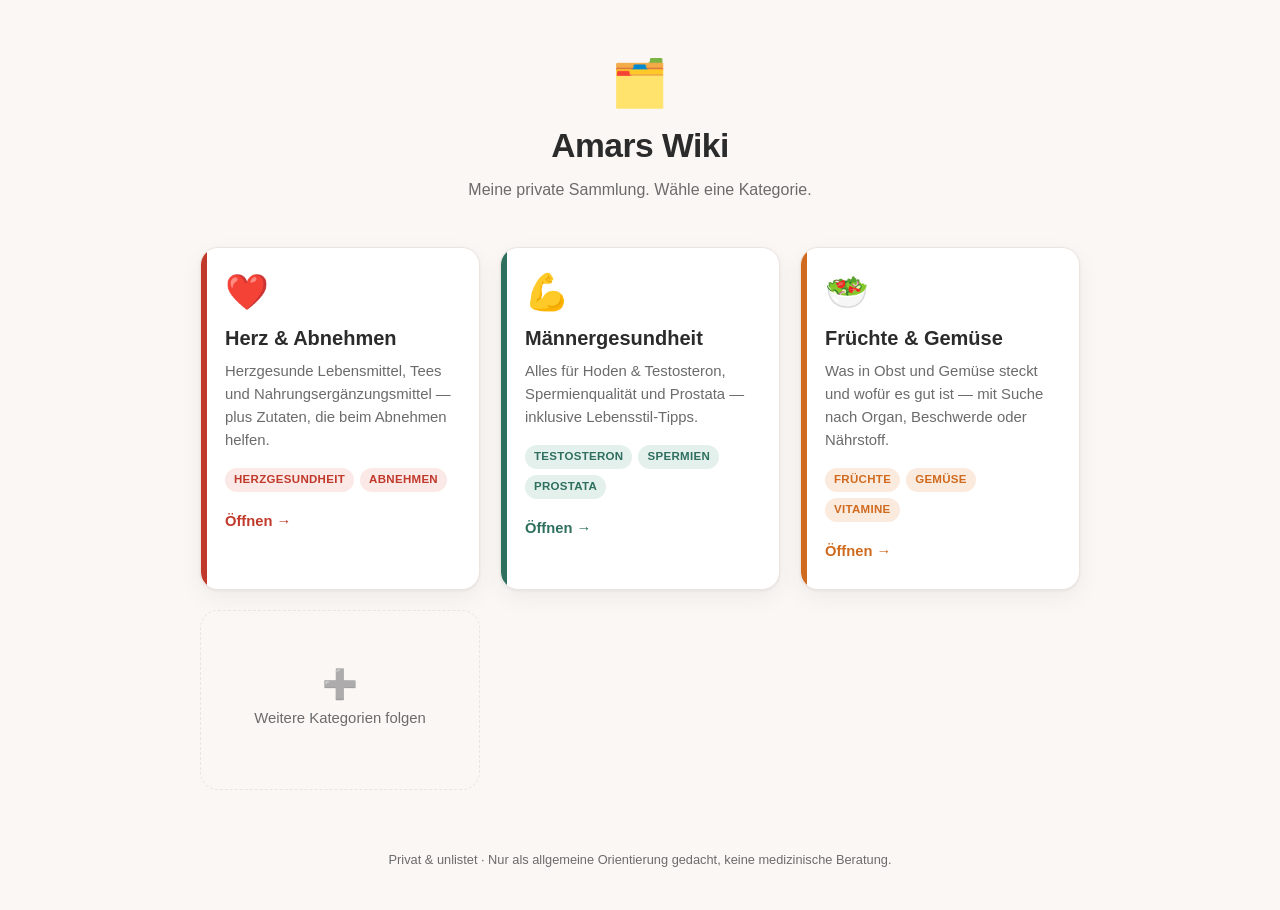
<file: amars/index.html>
<!DOCTYPE html>
<html lang="de">
<head>
<meta charset="UTF-8">
<meta name="viewport" content="width=device-width, initial-scale=1.0">
<meta name="robots" content="noindex, nofollow">
<title>Amars Wiki</title>
<style>
  :root {
    --bg: #fbf7f4;
    --card: #ffffff;
    --ink: #2b2b2b;
    --muted: #6b6b6b;
    --border: #ece4df;
    --shadow: 0 1px 3px rgba(0,0,0,.06), 0 8px 24px rgba(0,0,0,.05);
  }
  * { box-sizing: border-box; }
  body {
    margin: 0;
    min-height: 100vh;
    font-family: -apple-system, BlinkMacSystemFont, "Segoe UI", Roboto, Helvetica, Arial, sans-serif;
    background: var(--bg);
    color: var(--ink);
    line-height: 1.55;
    display: flex;
    flex-direction: column;
  }
  header {
    text-align: center;
    padding: 60px 20px 20px;
    max-width: 720px;
    margin: 0 auto;
  }
  header .mark { font-size: 46px; line-height: 1; }
  h1 { font-size: 2.1rem; margin: 14px 0 6px; letter-spacing: -0.5px; }
  header p { color: var(--muted); margin: 0 auto; max-width: 520px; }

  main { flex: 1; max-width: 920px; margin: 0 auto; padding: 24px 20px 40px; width: 100%; }

  .tiles {
    display: grid;
    grid-template-columns: repeat(auto-fill, minmax(260px, 1fr));
    gap: 20px;
  }

  .tile {
    display: flex;
    flex-direction: column;
    text-decoration: none;
    color: inherit;
    background: var(--card);
    border: 1px solid var(--border);
    border-radius: 18px;
    padding: 26px 24px;
    box-shadow: var(--shadow);
    transition: transform .14s ease, box-shadow .14s ease;
    position: relative;
    overflow: hidden;
  }
  .tile::before {
    content: "";
    position: absolute;
    left: 0; top: 0; bottom: 0;
    width: 6px;
    background: var(--accent, #c0392b);
  }
  .tile:hover {
    transform: translateY(-4px);
    box-shadow: 0 4px 10px rgba(0,0,0,.08), 0 16px 40px rgba(0,0,0,.10);
  }
  .tile .emoji { font-size: 2.2rem; line-height: 1; }
  .tile h2 { margin: 14px 0 6px; font-size: 1.25rem; }
  .tile p { margin: 0; color: var(--muted); font-size: .93rem; }
  .tile .topics {
    margin-top: 16px;
    display: flex;
    flex-wrap: wrap;
    gap: 6px;
  }
  .tile .topic {
    font-size: .72rem;
    font-weight: 600;
    letter-spacing: .3px;
    text-transform: uppercase;
    color: var(--accent, #c0392b);
    background: var(--accent-soft, #fbe9e7);
    padding: 3px 9px;
    border-radius: 999px;
  }
  .tile .go {
    margin-top: 18px;
    font-weight: 600;
    color: var(--accent, #c0392b);
    font-size: .92rem;
  }

  /* Farbakzente je Kachel */
  .tile.herz { --accent: #c0392b; --accent-soft: #fbe9e7; }
  .tile.maenner { --accent: #2e6f5e; --accent-soft: #e4f0ec; }
  .tile.food { --accent: #cf6a1f; --accent-soft: #fbeade; }

  /* Platzhalter-Kachel für künftige Themen */
  .tile.soon {
    background: transparent;
    border-style: dashed;
    box-shadow: none;
    cursor: default;
    align-items: center;
    justify-content: center;
    text-align: center;
    color: var(--muted);
    min-height: 180px;
  }
  .tile.soon::before { display: none; }
  .tile.soon:hover { transform: none; box-shadow: none; }
  .tile.soon .emoji { font-size: 1.8rem; opacity: .5; }
  .tile.soon p { margin-top: 8px; }

  footer {
    text-align: center;
    color: var(--muted);
    font-size: .8rem;
    padding: 20px 20px 40px;
  }
</style>
</head>
<body>
<header>
  <div class="mark">🗂️</div>
  <h1>Amars Wiki</h1>
  <p>Meine private Sammlung. Wähle eine Kategorie.</p>
</header>

<main>
  <div class="tiles">

    <a class="tile herz" href="../gesundheit/">
      <span class="emoji">❤️</span>
      <h2>Herz &amp; Abnehmen</h2>
      <p>Herzgesunde Lebensmittel, Tees und Nahrungsergänzungsmittel — plus Zutaten, die beim Abnehmen helfen.</p>
      <div class="topics">
        <span class="topic">Herzgesundheit</span>
        <span class="topic">Abnehmen</span>
      </div>
      <div class="go">Öffnen →</div>
    </a>

    <a class="tile maenner" href="../maennergesundheit/">
      <span class="emoji">💪</span>
      <h2>Männergesundheit</h2>
      <p>Alles für Hoden &amp; Testosteron, Spermienqualität und Prostata — inklusive Lebensstil-Tipps.</p>
      <div class="topics">
        <span class="topic">Testosteron</span>
        <span class="topic">Spermien</span>
        <span class="topic">Prostata</span>
      </div>
      <div class="go">Öffnen →</div>
    </a>

    <a class="tile food" href="../fruechte-und-gemuese/">
      <span class="emoji">🥗</span>
      <h2>Früchte &amp; Gemüse</h2>
      <p>Was in Obst und Gemüse steckt und wofür es gut ist — mit Suche nach Organ, Beschwerde oder Nährstoff.</p>
      <div class="topics">
        <span class="topic">Früchte</span>
        <span class="topic">Gemüse</span>
        <span class="topic">Vitamine</span>
      </div>
      <div class="go">Öffnen →</div>
    </a>

    <div class="tile soon">
      <span class="emoji">➕</span>
      <p>Weitere Kategorien folgen</p>
    </div>

  </div>
</main>

<footer>
  Privat &amp; unlistet · Nur als allgemeine Orientierung gedacht, keine medizinische Beratung.
</footer>
</body>
</html>
</file>
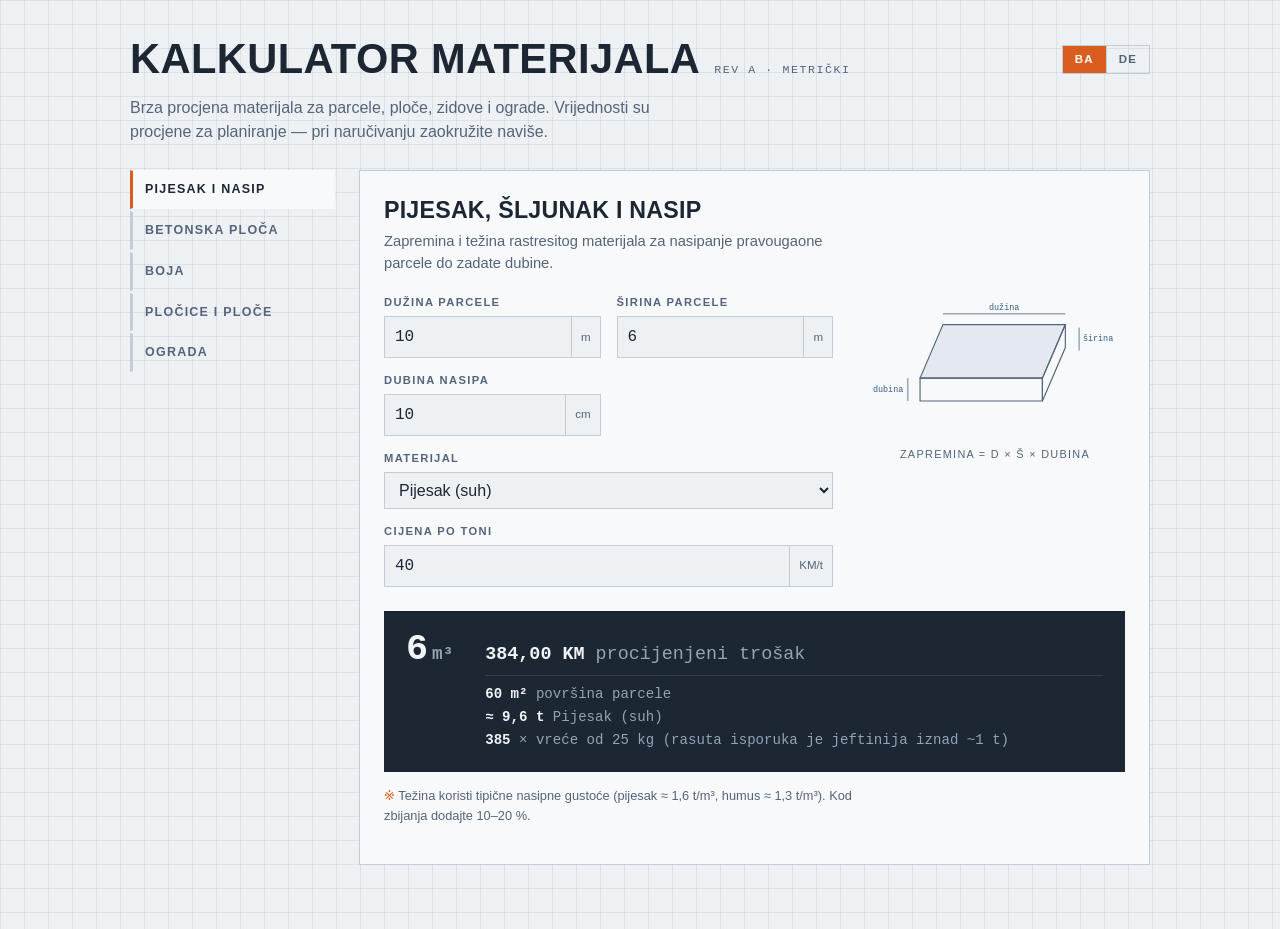
<file: diy/index.html>
<!doctype html>
<html lang="bs">
<head>
<meta charset="utf-8">
<title>DIY kalkulator materijala · Squared Moments</title>
<meta name="viewport" content="width=device-width, initial-scale=1">
<style>
  :root {
    --paper: #eef1f4;
    --paper-raised: #f7f9fb;
    --grid: rgba(58, 92, 128, 0.10);
    --line: #c3ccd6;
    --ink: #1d2733;
    --ink-soft: #55647a;
    --accent: #d95d1e;
    --accent-ink: #ffffff;
    --dim: #3a5c80;
    --result-bg: #1d2733;
    --result-ink: #f2f5f8;
    --result-soft: #93a3b8;
    --focus: #2f6bb0;
  }
  @media (prefers-color-scheme: dark) {
    :root {
      --paper: #101822;
      --paper-raised: #17212e;
      --grid: rgba(140, 170, 205, 0.08);
      --line: #2c3a4c;
      --ink: #e4eaf2;
      --ink-soft: #8fa0b5;
      --accent: #ec6f2d;
      --accent-ink: #14100c;
      --dim: #7fa3c8;
      --result-bg: #0a1017;
      --result-ink: #eef3f9;
      --result-soft: #7d8fa6;
      --focus: #6ea3dd;
    }
  }
  :root[data-theme="light"] {
    --paper: #eef1f4;
    --paper-raised: #f7f9fb;
    --grid: rgba(58, 92, 128, 0.10);
    --line: #c3ccd6;
    --ink: #1d2733;
    --ink-soft: #55647a;
    --accent: #d95d1e;
    --accent-ink: #ffffff;
    --dim: #3a5c80;
    --result-bg: #1d2733;
    --result-ink: #f2f5f8;
    --result-soft: #93a3b8;
    --focus: #2f6bb0;
  }
  :root[data-theme="dark"] {
    --paper: #101822;
    --paper-raised: #17212e;
    --grid: rgba(140, 170, 205, 0.08);
    --line: #2c3a4c;
    --ink: #e4eaf2;
    --ink-soft: #8fa0b5;
    --accent: #ec6f2d;
    --accent-ink: #14100c;
    --dim: #7fa3c8;
    --result-bg: #0a1017;
    --result-ink: #eef3f9;
    --result-soft: #7d8fa6;
    --focus: #6ea3dd;
  }

  * { box-sizing: border-box; }
  body {
    margin: 0;
    font-family: -apple-system, BlinkMacSystemFont, "Segoe UI", Roboto, sans-serif;
    color: var(--ink);
    background-color: var(--paper);
    background-image:
      linear-gradient(var(--grid) 1px, transparent 1px),
      linear-gradient(90deg, var(--grid) 1px, transparent 1px);
    background-size: 24px 24px;
    line-height: 1.5;
  }
  .display {
    font-family: "Helvetica Neue Condensed", "Arial Narrow", "Avenir Next Condensed", -apple-system, sans-serif;
    font-stretch: condensed;
    letter-spacing: 0.01em;
  }
  .mono { font-family: ui-monospace, "SF Mono", Menlo, Consolas, monospace; font-variant-numeric: tabular-nums; }

  .wrap { max-width: 1060px; margin: 0 auto; padding: 28px 20px 64px; }

  header { display: flex; align-items: baseline; gap: 14px; flex-wrap: wrap; margin-bottom: 6px; }
  header h1 {
    margin: 0;
    font-size: clamp(1.9rem, 4vw, 2.6rem);
    font-weight: 800;
    text-transform: uppercase;
    letter-spacing: 0.02em;
  }
  header .rev {
    font-size: 0.72rem;
    text-transform: uppercase;
    letter-spacing: 0.14em;
    color: var(--ink-soft);
  }
  .seg { display: inline-flex; margin-left: auto; border: 1px solid var(--line); align-self: center; }
  .seg button {
    font: inherit;
    font-size: 0.72rem;
    font-weight: 700;
    letter-spacing: 0.1em;
    text-transform: uppercase;
    padding: 5px 12px;
    background: none;
    border: none;
    color: var(--ink-soft);
    cursor: pointer;
  }
  .seg button + button { border-left: 1px solid var(--line); }
  .seg button[aria-pressed="true"] { background: var(--accent); color: var(--accent-ink); }
  .tagline { margin: 0 0 26px; color: var(--ink-soft); max-width: 62ch; }

  .layout { display: grid; grid-template-columns: 205px 1fr; gap: 24px; align-items: start; }
  @media (max-width: 760px) { .layout { grid-template-columns: 1fr; } }

  nav { display: flex; flex-direction: column; gap: 2px; position: sticky; top: 16px; }
  @media (max-width: 760px) { nav { flex-direction: row; flex-wrap: wrap; position: static; } }
  nav button {
    font: inherit;
    text-align: left;
    padding: 9px 12px;
    border: 1px solid transparent;
    border-left: 3px solid var(--line);
    background: none;
    color: var(--ink-soft);
    cursor: pointer;
    text-transform: uppercase;
    font-size: 0.78rem;
    letter-spacing: 0.1em;
    font-weight: 600;
  }
  nav button:hover { color: var(--ink); border-left-color: var(--ink-soft); }
  nav button[aria-selected="true"] {
    color: var(--ink);
    border-left-color: var(--accent);
    background: var(--paper-raised);
  }
  nav button:focus-visible, .seg button:focus-visible {
    outline: 2px solid var(--focus); outline-offset: 1px;
  }

  section[role="tabpanel"] { display: none; }
  section[role="tabpanel"].active { display: block; }

  .card {
    background: var(--paper-raised);
    border: 1px solid var(--line);
    padding: 22px 24px 26px;
  }
  .card h2 {
    margin: 0 0 2px;
    font-size: 1.45rem;
    font-weight: 800;
    text-transform: uppercase;
  }
  .card .sub { margin: 0 0 20px; color: var(--ink-soft); font-size: 0.92rem; max-width: 58ch; }

  .calc-grid { display: grid; grid-template-columns: minmax(230px, 1fr) minmax(200px, 260px); gap: 24px 32px; }
  @media (max-width: 620px) { .calc-grid { grid-template-columns: 1fr; } }

  .fields { display: grid; grid-template-columns: 1fr 1fr; gap: 14px 16px; align-content: start; }
  .fields .full { grid-column: 1 / -1; }
  label.field { display: flex; flex-direction: column; gap: 5px; }
  label.field span.lbl {
    font-size: 0.7rem;
    text-transform: uppercase;
    letter-spacing: 0.12em;
    font-weight: 600;
    color: var(--ink-soft);
  }
  .field .unitbox { display: flex; align-items: stretch; border: 1px solid var(--line); background: var(--paper); }
  .field .unitbox:focus-within { border-color: var(--focus); }
  .field input, .field select {
    font: inherit;
    font-family: ui-monospace, "SF Mono", Menlo, Consolas, monospace;
    font-variant-numeric: tabular-nums;
    border: none;
    background: none;
    color: var(--ink);
    padding: 8px 10px;
    width: 100%;
    min-width: 0;
  }
  .field input:focus, .field select:focus { outline: none; }
  .field .unit {
    display: flex; align-items: center;
    padding: 0 9px;
    font-size: 0.72rem;
    color: var(--ink-soft);
    border-left: 1px solid var(--line);
    white-space: nowrap;
  }
  .field select { appearance: auto; font-family: inherit; }

  .diagram { align-self: start; }
  .diagram svg { width: 100%; height: auto; display: block; }
  .diagram .cap {
    font-size: 0.68rem;
    text-transform: uppercase;
    letter-spacing: 0.12em;
    color: var(--ink-soft);
    margin-top: 6px;
    text-align: center;
  }

  .result {
    grid-column: 1 / -1;
    background: var(--result-bg);
    color: var(--result-ink);
    padding: 18px 22px 20px;
    display: grid;
    grid-template-columns: auto 1fr;
    gap: 4px 32px;
    align-items: baseline;
  }
  @media (max-width: 620px) { .result { grid-template-columns: 1fr; } }
  .result .headline { font-size: 2.3rem; font-weight: 800; line-height: 1.1; }
  .result .headline small { font-size: 1.1rem; font-weight: 600; color: var(--result-soft); margin-left: 4px; }
  .result .breakdown { color: var(--result-soft); font-size: 0.88rem; }
  .result .breakdown b { color: var(--result-ink); font-weight: 600; }
  .result .breakdown div { padding: 1px 0; }
  .result .breakdown .costline {
    font-size: 1.15rem;
    margin-bottom: 7px;
    padding-bottom: 7px;
    border-bottom: 1px solid rgba(255, 255, 255, 0.10);
  }
  .result .breakdown .costline b { font-weight: 800; }
  .result .accent { color: var(--accent); }

  .note { margin-top: 14px; font-size: 0.8rem; color: var(--ink-soft); max-width: 70ch; }
  .note::before { content: "※ "; color: var(--accent); }

  svg text { font-family: ui-monospace, "SF Mono", Menlo, Consolas, monospace; font-size: 11px; fill: var(--dim); }
  svg .shape { fill: none; stroke: var(--ink-soft); stroke-width: 1.5; }
  svg .fillshape { fill: var(--grid); stroke: var(--ink-soft); stroke-width: 1.5; }
  svg .dimline { stroke: var(--dim); stroke-width: 1; }
  svg .accent-stroke { stroke: var(--accent); stroke-width: 1.5; }
</style>
</head>
<body>
<div class="wrap">
  <header>
    <h1 class="display" id="site-title"></h1>
    <span class="rev mono" id="site-rev"></span>
    <div class="seg" role="group" aria-label="Jezik / Sprache">
      <button type="button" id="lang-bs" aria-pressed="true">BA</button>
      <button type="button" id="lang-de" aria-pressed="false">DE</button>
    </div>
  </header>
  <p class="tagline" id="site-tagline"></p>

  <div class="layout">
    <nav role="tablist" aria-label="Kalkulatori" id="tabs"></nav>
    <main id="panels"></main>
  </div>
</div>

<script>
"use strict";

// ---------- state ----------
let LANG = "bs";
// bs-BA renders English-style separators in some engines; hr-HR matches
// Bosnian convention (dot thousands, comma decimal) and is reliably supported.
const LOCALE = { bs: "hr-HR", de: "de-DE" };

// ---------- helpers ----------
const fmt = (n, d = 2) => Number.isFinite(n)
  ? n.toLocaleString(LOCALE[LANG], { maximumFractionDigits: d })
  : "—";
const int = (n) => Number.isFinite(n) ? n.toLocaleString(LOCALE[LANG]) : "—";
const money = (n) => Number.isFinite(n)
  ? n.toLocaleString(LOCALE[LANG], { minimumFractionDigits: 2, maximumFractionDigits: 2 }) + " KM"
  : "—";
const num = (el) => { const v = parseFloat(el.value); return Number.isFinite(v) && v >= 0 ? v : NaN; };

// dimension line + centered label
function dim(x1, y1, x2, y2, label) {
  const mx = (x1 + x2) / 2, my = (y1 + y2) / 2;
  const vert = Math.abs(x2 - x1) < Math.abs(y2 - y1);
  const tx = vert ? mx - 6 : mx, ty = vert ? my : my - 5;
  const rot = vert ? `transform="rotate(-90 ${tx} ${ty})"` : "";
  return `<line class="dimline" x1="${x1}" y1="${y1}" x2="${x2}" y2="${y2}"/>
    <text x="${tx}" y="${ty}" text-anchor="middle" ${rot}>${label}</text>`;
}

function buildFields(list) {
  return list.map(f => {
    const label = f.label[LANG];
    const fullCls = f.full ? " full" : "";
    if (f.type === "select") {
      const opts = f.options.map(o => `<option value="${o.value}">${o.label[LANG]}</option>`).join("");
      return `<label class="field${fullCls || " full"}"><span class="lbl">${label}</span>
        <span class="unitbox"><select id="${f.id}">${opts}</select></span></label>`;
    }
    return `<label class="field${fullCls}"><span class="lbl">${label}</span>
      <span class="unitbox"><input type="number" id="${f.id}" value="${f.value}" min="0" step="${f.step}" inputmode="decimal"><span class="unit">${f.unit}</span></span></label>`;
  }).join("");
}

// ---------- shared UI strings ----------
const UI = {
  title:   { bs: "Kalkulator materijala", de: "Materialrechner" },
  rev:     { bs: "Rev A · metrički", de: "Rev A · metrisch" },
  tagline: {
    bs: "Brza procjena materijala za parcele, ploče, zidove i ograde. Vrijednosti su procjene za planiranje — pri naručivanju zaokružite naviše.",
    de: "Schnelle Materialschätzungen für Grundstücke, Platten, Wände und Zäune. Die Werte sind Planungsschätzungen — beim Bestellen aufrunden."
  },
  totalCost: { bs: "procijenjeni trošak", de: "geschätzte Kosten" }
};

const materials = [
  { value: "1.60", label: { bs: "Pijesak (suh)",  de: "Sand (trocken)" } },
  { value: "1.50", label: { bs: "Šljunak",        de: "Kies" } },
  { value: "1.60", label: { bs: "Drobljeni kamen", de: "Schotter" } },
  { value: "1.30", label: { bs: "Humus",          de: "Mutterboden" } },
  { value: "0.35", label: { bs: "Malč od kore",   de: "Rindenmulch" } },
];

// ---------- calculators ----------
const calcs = [
  {
    id: "volume",
    tab:   { bs: "Pijesak i nasip", de: "Sand & Füllung" },
    title: { bs: "Pijesak, šljunak i nasip", de: "Sand, Kies & Füllmaterial" },
    sub: {
      bs: "Zapremina i težina rastresitog materijala za nasipanje pravougaone parcele do zadate dubine.",
      de: "Volumen und Gewicht von losem Material, um ein rechteckiges Grundstück auf eine bestimmte Tiefe aufzufüllen."
    },
    fields: [
      { id: "v-l", label: { bs: "Dužina parcele", de: "Grundstückslänge" }, unit: "m",  value: 10, step: 0.1 },
      { id: "v-w", label: { bs: "Širina parcele", de: "Grundstücksbreite" }, unit: "m", value: 6,  step: 0.1 },
      { id: "v-d", label: { bs: "Dubina nasipa",  de: "Fülltiefe" }, unit: "cm", value: 10, step: 1 },
      { id: "v-mat", type: "select", label: { bs: "Materijal", de: "Material" }, options: materials },
    ],
    words: {
      bs: { length: "dužina", width: "širina", depth: "dubina", cap: "Zapremina = D × Š × dubina",
            area: "površina parcele", of: "", bags: "× vreće od 25 kg (rasuta isporuka je jeftinija iznad ~1 t)", lowerMat: false },
      de: { length: "Länge", width: "Breite", depth: "Tiefe", cap: "Füllvolumen = L × B × Tiefe",
            area: "Grundstücksfläche", of: "", bags: "× 25-kg-Säcke (Schüttgutlieferung ist ab ~1 t günstiger)", lowerMat: false }
    },
    note: {
      bs: "Težina koristi tipične nasipne gustoće (pijesak ≈ 1,6 t/m³, humus ≈ 1,3 t/m³). Kod zbijanja dodajte 10–20 %.",
      de: "Das Gewicht basiert auf typischen Schüttdichten (Sand ≈ 1,6 t/m³, Mutterboden ≈ 1,3 t/m³). Bei Verdichtung 10–20 % zugeben."
    },
    cost: { id: "v-price", label: { bs: "Cijena po toni", de: "Preis pro Tonne" }, unit: "KM/t", value: 40 },
    diagram: (w) => `<svg viewBox="-42 0 340 190" role="img" aria-label="${w.cap}">
      <polygon class="fillshape" points="60,40 220,40 190,110 30,110"/>
      <polygon class="shape" points="30,110 190,110 190,140 30,140"/>
      <polygon class="shape" points="190,110 220,40 220,70 190,140"/>
      ${dim(60, 26, 220, 26, w.length)}
      ${dim(238, 44, 238, 74, "")}
      <text x="243" y="62" text-anchor="start">${w.width}</text>
      ${dim(14, 110, 14, 140, "")}
      <text x="8" y="128" text-anchor="end">${w.depth}</text>
    </svg><div class="cap">${w.cap}</div>`,
    compute(q, w) {
      const L = num(q("v-l")), W = num(q("v-w")), D = num(q("v-d")) / 100;
      const matEl = q("v-mat");
      const density = parseFloat(matEl.value);
      let matName = matEl.options[matEl.selectedIndex].text;
      if (w.lowerMat) matName = matName.toLowerCase();
      const m3 = L * W * D;
      const tonnes = m3 * density;
      const bags = Math.ceil((tonnes * 1000) / 25);
      const matPhrase = `${w.of} ${matName}`.trim();
      return {
        headline: `${fmt(m3)}<small>m³</small>`,
        costQty: tonnes,
        breakdown: `
          <div><b>${fmt(L * W)} m²</b> ${w.area}</div>
          <div><b class="accent">≈ ${fmt(tonnes, 1)} t</b> ${matPhrase}</div>
          <div><b>${int(bags)}</b> ${w.bags}</div>`
      };
    }
  },
  {
    id: "concrete",
    tab:   { bs: "Betonska ploča", de: "Betonplatte" },
    title: { bs: "Betonska ploča", de: "Betonplatte" },
    sub: {
      bs: "Zapremina betona za ploču, plus okvirne količine cementa, pijeska i šljunka za standardnu mješavinu 1 : 2 : 3.",
      de: "Betonvolumen für eine Platte, plus grobe Mengen an Zement, Sand und Kies für eine Standard-Mischung 1 : 2 : 3."
    },
    fields: [
      { id: "c-l", label: { bs: "Dužina ploče", de: "Länge der Platte" }, unit: "m", value: 4, step: 0.1 },
      { id: "c-w", label: { bs: "Širina ploče", de: "Breite der Platte" }, unit: "m", value: 3, step: 0.1 },
      { id: "c-t", label: { bs: "Debljina",     de: "Dicke" }, unit: "cm", value: 12, step: 1 },
    ],
    words: {
      bs: { length: "dužina", width: "širina", thk: "deblj.", cap: "Zapremina = D × Š × debljina",
            order: "za naručiti uklj. 5 % otpada", cement: "× vreće cementa od 25 kg", sand: "pijesak", gravel: "šljunak" },
      de: { length: "Länge", width: "Breite", thk: "Dicke", cap: "Plattenvolumen = L × B × Dicke",
            order: "zu bestellen inkl. 5 % Verschnitt", cement: "× 25-kg-Zementsäcke", sand: "Sand", gravel: "Kies" }
    },
    note: {
      bs: "Podaci o mješavini pretpostavljaju ≈ 300 kg cementa po m³ (klasa C20, 1:2:3 po zapremini). Za nosive elemente naručite gotov beton i pridržavajte se projekta.",
      de: "Mischungsangaben gehen von ≈ 300 kg Zement pro m³ aus (Klasse C20, 1:2:3 nach Volumen). Für tragende Bauteile Transportbeton bestellen und die Statik beachten."
    },
    cost: { id: "c-price", label: { bs: "Cijena po m³ (gotov beton)", de: "Preis pro m³ (Transportbeton)" }, unit: "KM/m³", value: 130 },
    diagram: (w) => `<svg viewBox="-36 0 336 170" role="img" aria-label="${w.cap}">
      <polygon class="fillshape" points="55,55 215,55 185,105 25,105"/>
      <polygon class="shape" points="25,105 185,105 185,123 25,123"/>
      <polygon class="shape" points="185,105 215,55 215,73 185,123"/>
      ${dim(55, 40, 215, 40, w.length)}
      ${dim(236, 58, 236, 76, "")}
      <text x="241" y="70" text-anchor="start">${w.width}</text>
      ${dim(12, 105, 12, 123, "")}
      <text x="6" y="118" text-anchor="end">${w.thk}</text>
    </svg><div class="cap">${w.cap}</div>`,
    compute(q, w) {
      const m3 = num(q("c-l")) * num(q("c-w")) * (num(q("c-t")) / 100);
      const withWaste = m3 * 1.05;
      const cementBags = Math.ceil((withWaste * 300) / 25);
      return {
        headline: `${fmt(m3)}<small>m³</small>`,
        costQty: withWaste,
        breakdown: `
          <div><b class="accent">${fmt(withWaste)} m³</b> ${w.order}</div>
          <div><b>${int(cementBags)}</b> ${w.cement}</div>
          <div><b>${fmt(withWaste * 0.5)} m³</b> ${w.sand} · <b>${fmt(withWaste * 0.75)} m³</b> ${w.gravel}</div>`
      };
    }
  },
  {
    id: "paint",
    tab:   { bs: "Boja", de: "Farbe" },
    title: { bs: "Zidna boja", de: "Wandfarbe" },
    sub: {
      bs: "Litri boje za zidove prostorije, uzimajući u obzir otvore i više premaza.",
      de: "Liter Farbe für die Wände eines Raums, unter Berücksichtigung von Öffnungen und mehreren Anstrichen."
    },
    fields: [
      { id: "p-per",   label: { bs: "Dužina zidova (ukupno)", de: "Wandlänge (gesamt)" }, unit: "m",   value: 14,  step: 0.1 },
      { id: "p-h",     label: { bs: "Visina zida",   de: "Wandhöhe" }, unit: "m",   value: 2.5, step: 0.05 },
      { id: "p-open",  label: { bs: "Vrata i prozori", de: "Türen & Fenster" }, unit: "m²", value: 4, step: 0.5 },
      { id: "p-coats", label: { bs: "Premazi",       de: "Anstriche" }, unit: "×",   value: 2,   step: 1 },
      { id: "p-cov",   label: { bs: "Izdašnost",     de: "Ergiebigkeit" }, unit: "m²/L", value: 10, step: 0.5, full: true },
    ],
    words: {
      bs: { total: "ukupna dužina zidova", height: "visina", cap: "Površina = D × V − otvori",
            area: "površina za bojenje", coats: "premaza", tins: "× kante 2,5 L", or: "ili", big: "× kante 5 L" },
      de: { total: "Gesamte Wandlänge", height: "Höhe", cap: "Streichfläche = L × H − Öffnungen",
            area: "Streichfläche", coats: "Anstriche", tins: "× 2,5-L-Eimer", or: "oder", big: "× 5-L-Eimer" }
    },
    note: {
      bs: "Izdašnost ovisi o boji i podlozi: ~10 m²/L za disperzivnu boju na glatkom malteru, 6–8 m²/L na hrapavim ili neimpregniranim zidovima.",
      de: "Die Ergiebigkeit hängt von Farbe und Untergrund ab: ~10 m²/L für Dispersionsfarbe auf glattem Putz, 6–8 m²/L auf rauem oder ungrundiertem Untergrund."
    },
    cost: { id: "p-price", label: { bs: "Cijena po litri", de: "Preis pro Liter" }, unit: "KM/L", value: 9 },
    diagram: (w) => `<svg viewBox="0 0 260 170" role="img" aria-label="${w.cap}">
      <rect class="fillshape" x="35" y="40" width="190" height="95"/>
      <rect class="shape" x="55" y="65" width="34" height="70"/>
      <rect class="shape" x="150" y="60" width="48" height="38"/>
      ${dim(35, 26, 225, 26, w.total)}
      ${dim(242, 40, 242, 135, "")}
      <text x="248" y="90" text-anchor="start" transform="rotate(-90 248 90)">${w.height}</text>
    </svg><div class="cap">${w.cap}</div>`,
    compute(q, w) {
      const coats = num(q("p-coats"));
      const area = Math.max(num(q("p-per")) * num(q("p-h")) - num(q("p-open")), 0);
      const litres = (area * coats) / num(q("p-cov"));
      const tins25 = Math.ceil(litres / 2.5);
      const tins5 = Math.ceil(litres / 5);
      return {
        headline: `${fmt(litres, 1)}<small>L</small>`,
        costQty: litres,
        breakdown: `
          <div><b>${fmt(area, 1)} m²</b> ${w.area} × <b>${fmt(coats, 0)}</b> ${w.coats}</div>
          <div><b class="accent">${int(tins25)}</b> ${w.tins}</div>
          <div>${w.or} <b>${int(tins5)}</b> ${w.big}</div>`
      };
    }
  },
  {
    id: "tiles",
    tab:   { bs: "Pločice i ploče", de: "Fliesen & Platten" },
    title: { bs: "Pločice i ploče", de: "Fliesen & Platten" },
    sub: {
      bs: "Koliko pločica ili ploča prekriva površinu, uključujući dodatak za rezanje.",
      de: "Wie viele Fliesen oder Platten eine Fläche bedecken, inklusive Verschnittzuschlag."
    },
    fields: [
      { id: "t-l",  label: { bs: "Dužina površine", de: "Länge der Fläche" }, unit: "m",  value: 5,  step: 0.1 },
      { id: "t-w",  label: { bs: "Širina površine", de: "Breite der Fläche" }, unit: "m", value: 4,  step: 0.1 },
      { id: "t-tl", label: { bs: "Dužina pločice",  de: "Fliesenlänge" }, unit: "cm", value: 60, step: 1 },
      { id: "t-tw", label: { bs: "Širina pločice",  de: "Fliesenbreite" }, unit: "cm", value: 30, step: 1 },
      { id: "t-waste", label: { bs: "Dodatak za otpad", de: "Verschnittzuschlag" }, unit: "%", value: 10, step: 1, full: true },
    ],
    words: {
      bs: { areaLen: "dužina površine", width: "širina", cap: "Broj = površina ÷ pločica + otpad",
            unit: "pločica", cover: "za prekriti", perTile: "po pločici", buy: "za kupiti uklj. otpad", boxes: "kutija po 1,44 m²" },
      de: { areaLen: "Länge der Fläche", width: "Breite", cap: "Anzahl = Fläche ÷ Fliesengröße + Verschnitt",
            unit: "Fliesen", cover: "zu belegen", perTile: "pro Fliese", buy: "zu kaufen inkl. Verschnitt", boxes: "Kartons à 1,44 m²" }
    },
    note: {
      bs: "10 % otpada odgovara ravnom polaganju; koristite 15 % za dijagonalne uzorke ili mnogo rezanja. Provjerite veličine pakovanja — većina kutija podnih pločica pokriva 1–1,5 m².",
      de: "10 % Verschnitt passen für gerade Verlegung; 15 % bei diagonalen Mustern oder vielen Schnitten. Packgrößen prüfen — die meisten Bodenfliesen-Kartons decken 1–1,5 m²."
    },
    cost: { id: "t-price", label: { bs: "Cijena po m²", de: "Preis pro m²" }, unit: "KM/m²", value: 30 },
    diagram: (w) => `<svg viewBox="0 0 260 170" role="img" aria-label="${w.cap}">
      <rect class="shape" x="35" y="40" width="190" height="95"/>
      <line class="dimline" x1="35" y1="72" x2="225" y2="72"/>
      <line class="dimline" x1="35" y1="104" x2="225" y2="104"/>
      <line class="dimline" x1="98" y1="40" x2="98" y2="135"/>
      <line class="dimline" x1="161" y1="40" x2="161" y2="135"/>
      <rect class="accent-stroke" fill="none" x="35" y="40" width="63" height="32"/>
      ${dim(35, 26, 225, 26, w.areaLen)}
      ${dim(242, 40, 242, 135, "")}
      <text x="248" y="88" text-anchor="start" transform="rotate(-90 248 88)">${w.width}</text>
    </svg><div class="cap">${w.cap}</div>`,
    compute(q, w) {
      const factor = 1 + num(q("t-waste")) / 100;
      const area = num(q("t-l")) * num(q("t-w"));
      const tileArea = (num(q("t-tl")) / 100) * (num(q("t-tw")) / 100);
      const count = Math.ceil((area / tileArea) * factor);
      const boxes = Math.ceil((area * factor) / 1.44);
      return {
        headline: `${int(count)}<small>${w.unit}</small>`,
        costQty: area * factor,
        breakdown: `
          <div><b>${fmt(area, 1)} m²</b> ${w.cover} · <b>${fmt(tileArea * 10000, 0)} cm²</b> ${w.perTile}</div>
          <div><b class="accent">${fmt(area * factor, 1)} m²</b> ${w.buy}</div>
          <div>≈ <b>${int(boxes)}</b> ${w.boxes}</div>`
      };
    }
  },
  {
    id: "fence",
    tab:   { bs: "Ograda", de: "Zaun" },
    title: { bs: "Trasa ograde", de: "Zaunverlauf" },
    sub: {
      bs: "Stubovi, polja i beton za postavljanje stubova duž ravne trase ograde.",
      de: "Pfosten, Felder und Beton zum Setzen der Pfosten entlang eines geraden Zaunverlaufs."
    },
    fields: [
      { id: "f-len",   label: { bs: "Dužina ograde", de: "Zaunlänge" }, unit: "m",  value: 24, step: 0.5 },
      { id: "f-span",  label: { bs: "Razmak stubova", de: "Pfostenabstand" }, unit: "m", value: 2, step: 0.1 },
      { id: "f-hole",  label: { bs: "Dubina rupe za stub", de: "Pfostenlochtiefe" }, unit: "cm", value: 60, step: 5 },
      { id: "f-holed", label: { bs: "Prečnik rupe", de: "Lochdurchmesser" }, unit: "cm", value: 25, step: 1 },
    ],
    words: {
      bs: { spacing: "razmak", hole: "rupa za stub", cap: "Stubovi = polja + 1 · beton po rupi",
            unit: "stubova", spans: "polja / rasponi po", concrete: "beton za rupe stubova", bags: "× vreće brzovezujućeg betona 20 kg" },
      de: { spacing: "Abstand", hole: "Pfostenloch", cap: "Pfosten = Felder + 1 · Beton pro Loch",
            unit: "Pfosten", spans: "Felder / Abschnitte à", concrete: "Beton für Pfostenlöcher", bags: "× 20-kg-Fertigbetonsäcke" }
    },
    note: {
      bs: "Ukopajte otprilike trećinu stuba; 60 cm odgovara ogradi od 1,8 m. Podaci o betonu pretpostavljaju jednu vreću od 20 kg ≈ 0,01 m³ ugrađene zapremine.",
      de: "Etwa ein Drittel des Pfostens eingraben; 60 cm passen für einen 1,8-m-Zaun. Betonangaben gehen von einem 20-kg-Sack ≈ 0,01 m³ Setzvolumen aus."
    },
    cost: { id: "f-price", label: { bs: "Cijena po metru (materijal)", de: "Preis pro Meter (Material)" }, unit: "KM/m", value: 50 },
    diagram: (w) => `<svg viewBox="0 0 260 170" role="img" aria-label="${w.cap}">
      <line class="dimline" x1="20" y1="120" x2="245" y2="120"/>
      <rect class="fillshape" x="38" y="55" width="8" height="65"/>
      <rect class="fillshape" x="104" y="55" width="8" height="65"/>
      <rect class="fillshape" x="170" y="55" width="8" height="65"/>
      <rect class="fillshape" x="228" y="55" width="8" height="65"/>
      <line class="shape" x1="46" y1="65" x2="104" y2="65"/>
      <line class="shape" x1="46" y1="105" x2="104" y2="105"/>
      <line class="shape" x1="112" y1="65" x2="170" y2="65"/>
      <line class="shape" x1="112" y1="105" x2="170" y2="105"/>
      <line class="shape" x1="178" y1="65" x2="228" y2="65"/>
      <line class="shape" x1="178" y1="105" x2="228" y2="105"/>
      ${dim(42, 40, 108, 40, w.spacing)}
      <line class="accent-stroke" x1="38" y1="120" x2="46" y2="140"/>
      <line class="accent-stroke" x1="46" y1="120" x2="38" y2="140"/>
      <text x="56" y="138" text-anchor="start">${w.hole}</text>
    </svg><div class="cap">${w.cap}</div>`,
    compute(q, w) {
      const len = num(q("f-len")), span = num(q("f-span"));
      const spans = Math.ceil(len / span);
      const posts = spans + 1;
      const holeVol = Math.PI * Math.pow(num(q("f-holed")) / 200, 2) * (num(q("f-hole")) / 100);
      const concrete = holeVol * posts;
      const bags = Math.ceil(concrete / 0.01);
      return {
        headline: `${Number.isFinite(posts) ? int(posts) : "—"}<small>${w.unit}</small>`,
        costQty: len,
        breakdown: `
          <div><b>${Number.isFinite(spans) ? int(spans) : "—"}</b> ${w.spans} <b>${fmt(span, 2)} m</b></div>
          <div><b class="accent">${fmt(concrete, 2)} m³</b> ${w.concrete}</div>
          <div>≈ <b>${int(bags)}</b> ${w.bags}</div>`
      };
    }
  },
];

// ---------- build / render ----------
const tabsEl = document.getElementById("tabs");
const panelsEl = document.getElementById("panels");
let activeId = calcs[0].id;

function render() {
  // preserve current input values across a language switch
  const saved = {};
  panelsEl.querySelectorAll("input, select").forEach(el => { saved[el.id] = el.value; });

  document.documentElement.lang = LANG;
  document.getElementById("site-title").textContent = UI.title[LANG];
  document.getElementById("site-rev").textContent = UI.rev[LANG];
  document.getElementById("site-tagline").textContent = UI.tagline[LANG];
  document.getElementById("lang-bs").setAttribute("aria-pressed", String(LANG === "bs"));
  document.getElementById("lang-de").setAttribute("aria-pressed", String(LANG === "de"));

  tabsEl.innerHTML = "";
  panelsEl.innerHTML = "";

  calcs.forEach(c => {
    const w = c.words[LANG];
    const fieldsList = c.cost
      ? c.fields.concat([{ id: c.cost.id, label: c.cost.label, unit: c.cost.unit, value: c.cost.value, step: 0.5, full: true }])
      : c.fields;

    const btn = document.createElement("button");
    btn.id = `tab-${c.id}`;
    btn.setAttribute("role", "tab");
    btn.setAttribute("aria-controls", `panel-${c.id}`);
    btn.setAttribute("aria-selected", String(c.id === activeId));
    btn.textContent = c.tab[LANG];
    btn.addEventListener("click", () => select(c.id));
    tabsEl.appendChild(btn);

    const sec = document.createElement("section");
    sec.id = `panel-${c.id}`;
    sec.setAttribute("role", "tabpanel");
    sec.setAttribute("aria-labelledby", `tab-${c.id}`);
    if (c.id === activeId) sec.classList.add("active");
    sec.innerHTML = `<div class="card">
      <h2 class="display">${c.title[LANG]}</h2>
      <p class="sub">${c.sub[LANG]}</p>
      <div class="calc-grid">
        <div class="fields">${buildFields(fieldsList)}</div>
        <div class="diagram">${c.diagram(w)}</div>
        <div class="result mono" aria-live="polite">
          <div class="headline" id="head-${c.id}"></div>
          <div class="breakdown" id="break-${c.id}"></div>
        </div>
      </div>
      <p class="note">${c.note[LANG]}</p>
    </div>`;
    panelsEl.appendChild(sec);

    // restore saved values
    sec.querySelectorAll("input, select").forEach(el => {
      if (saved[el.id] !== undefined) el.value = saved[el.id];
    });

    const q = (id) => sec.querySelector("#" + id);
    const update = () => {
      const r = c.compute(q, w);
      let breakdown = r.breakdown;
      if (c.cost) {
        const price = num(q(c.cost.id));
        const total = (Number.isFinite(r.costQty) && Number.isFinite(price)) ? r.costQty * price : NaN;
        breakdown = `<div class="costline"><b class="accent">${money(total)}</b> ${UI.totalCost[LANG]}</div>` + breakdown;
      }
      q(`head-${c.id}`).innerHTML = r.headline;
      q(`break-${c.id}`).innerHTML = breakdown;
    };
    sec.querySelectorAll("input, select").forEach(el => el.addEventListener("input", update));
    update();
  });
}

function select(id) {
  activeId = id;
  calcs.forEach(c => {
    document.getElementById(`tab-${c.id}`).setAttribute("aria-selected", String(c.id === id));
    document.getElementById(`panel-${c.id}`).classList.toggle("active", c.id === id);
  });
}

function setLang(lang) {
  if (lang === LANG) return;
  LANG = lang;
  render();
}

document.getElementById("lang-bs").addEventListener("click", () => setLang("bs"));
document.getElementById("lang-de").addEventListener("click", () => setLang("de"));

render();
</script>
</body>
</html>
</file>
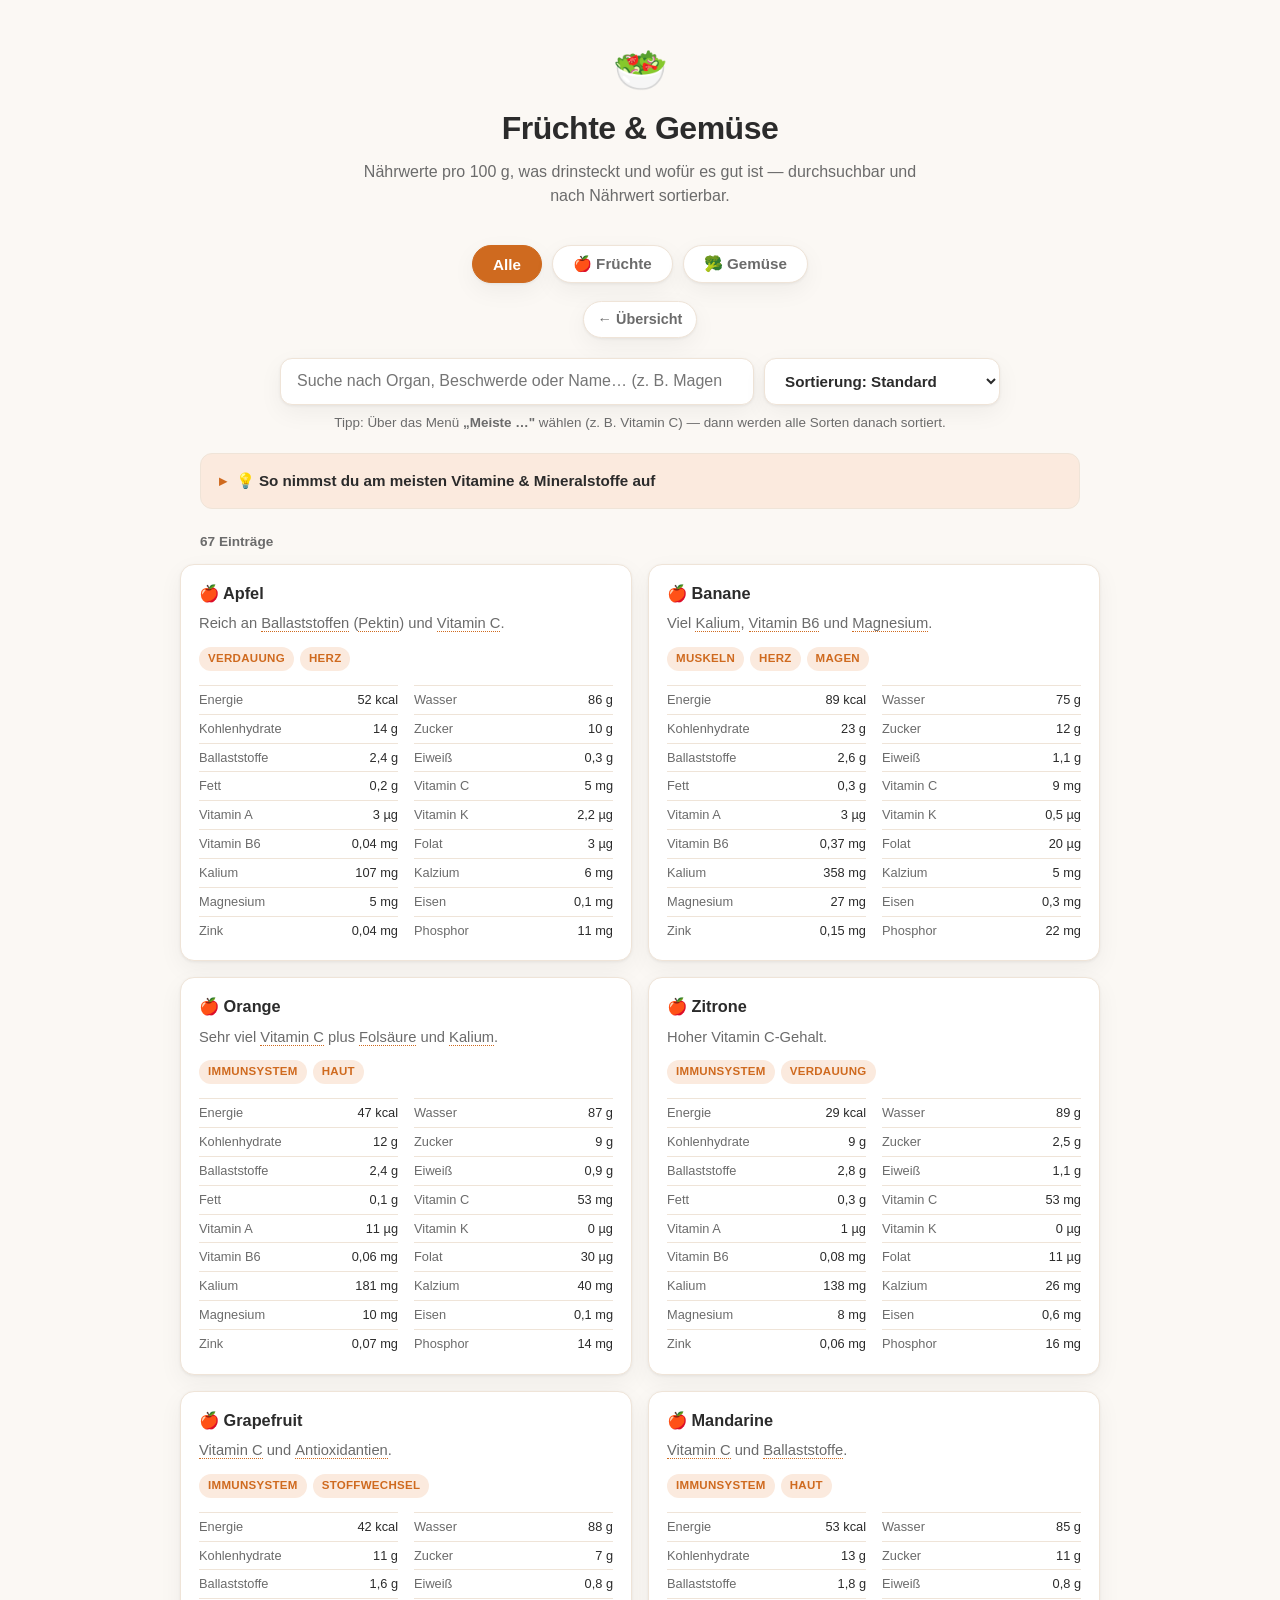
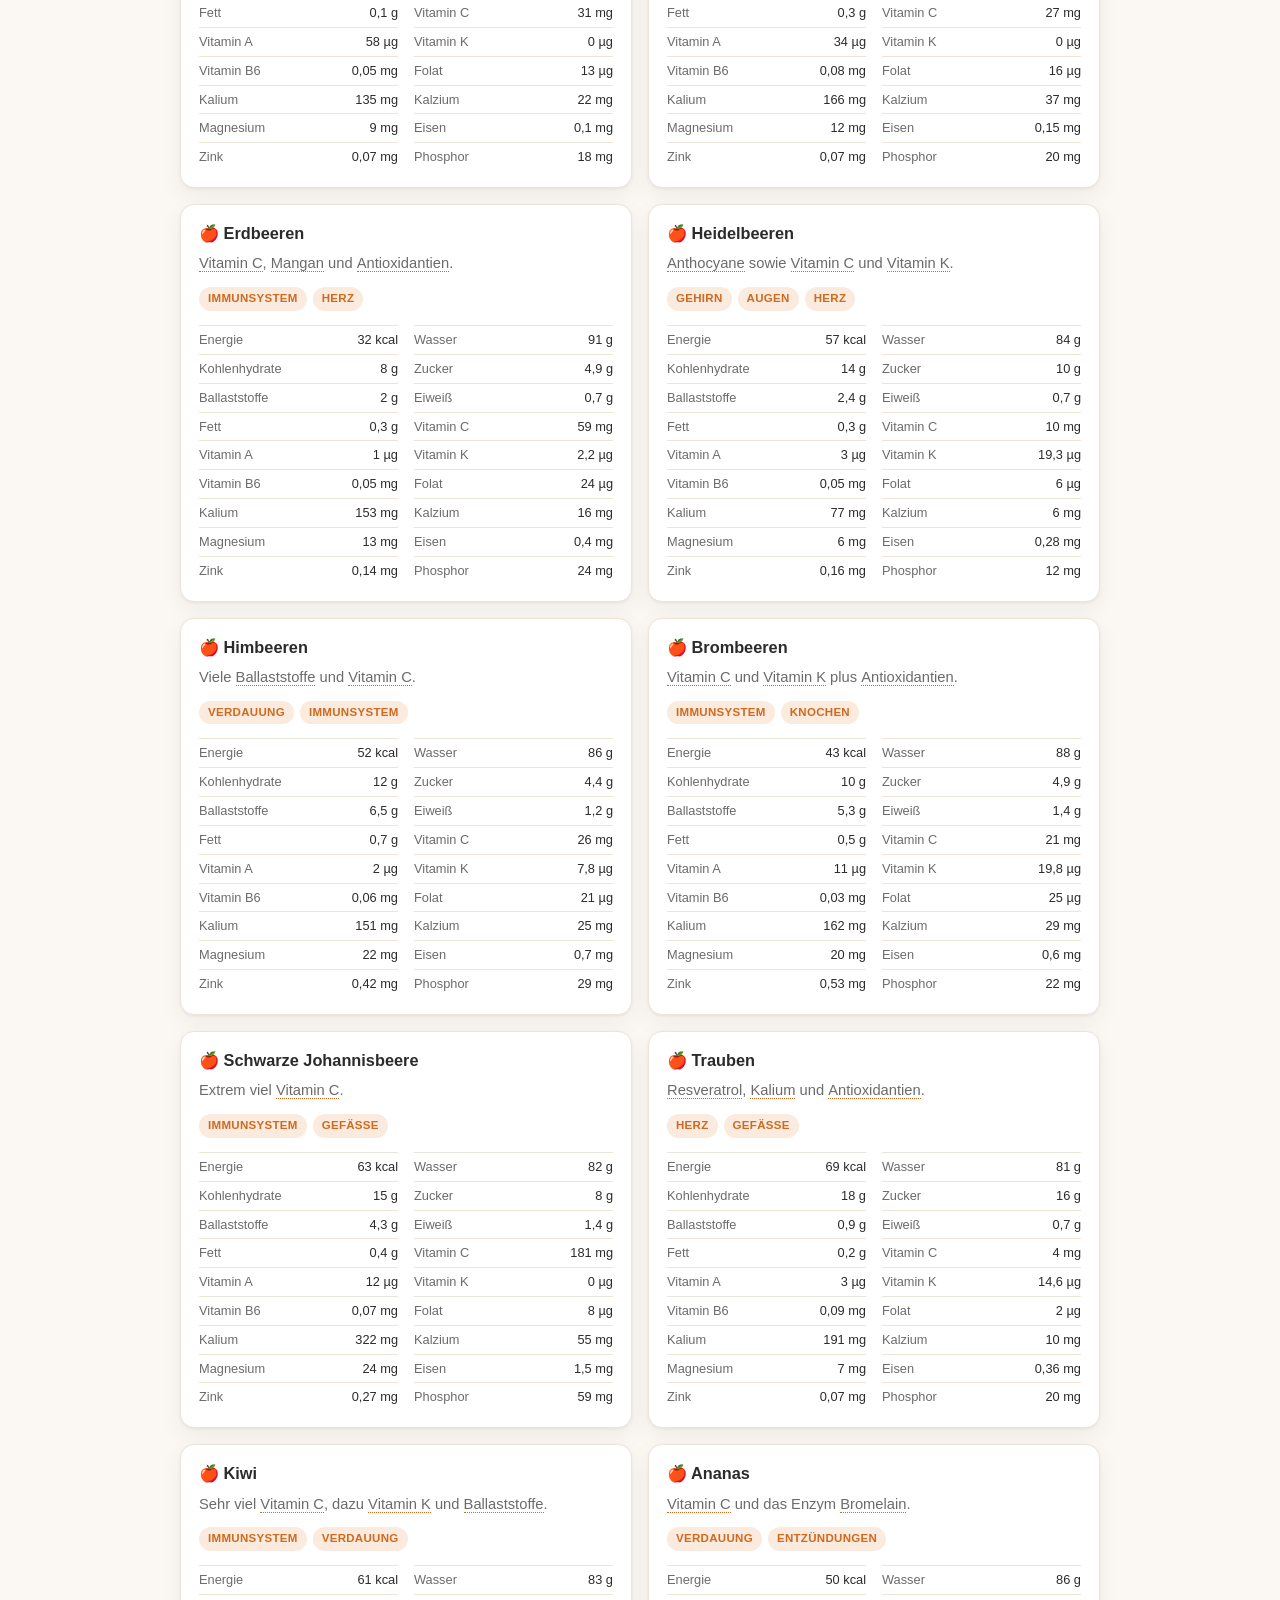
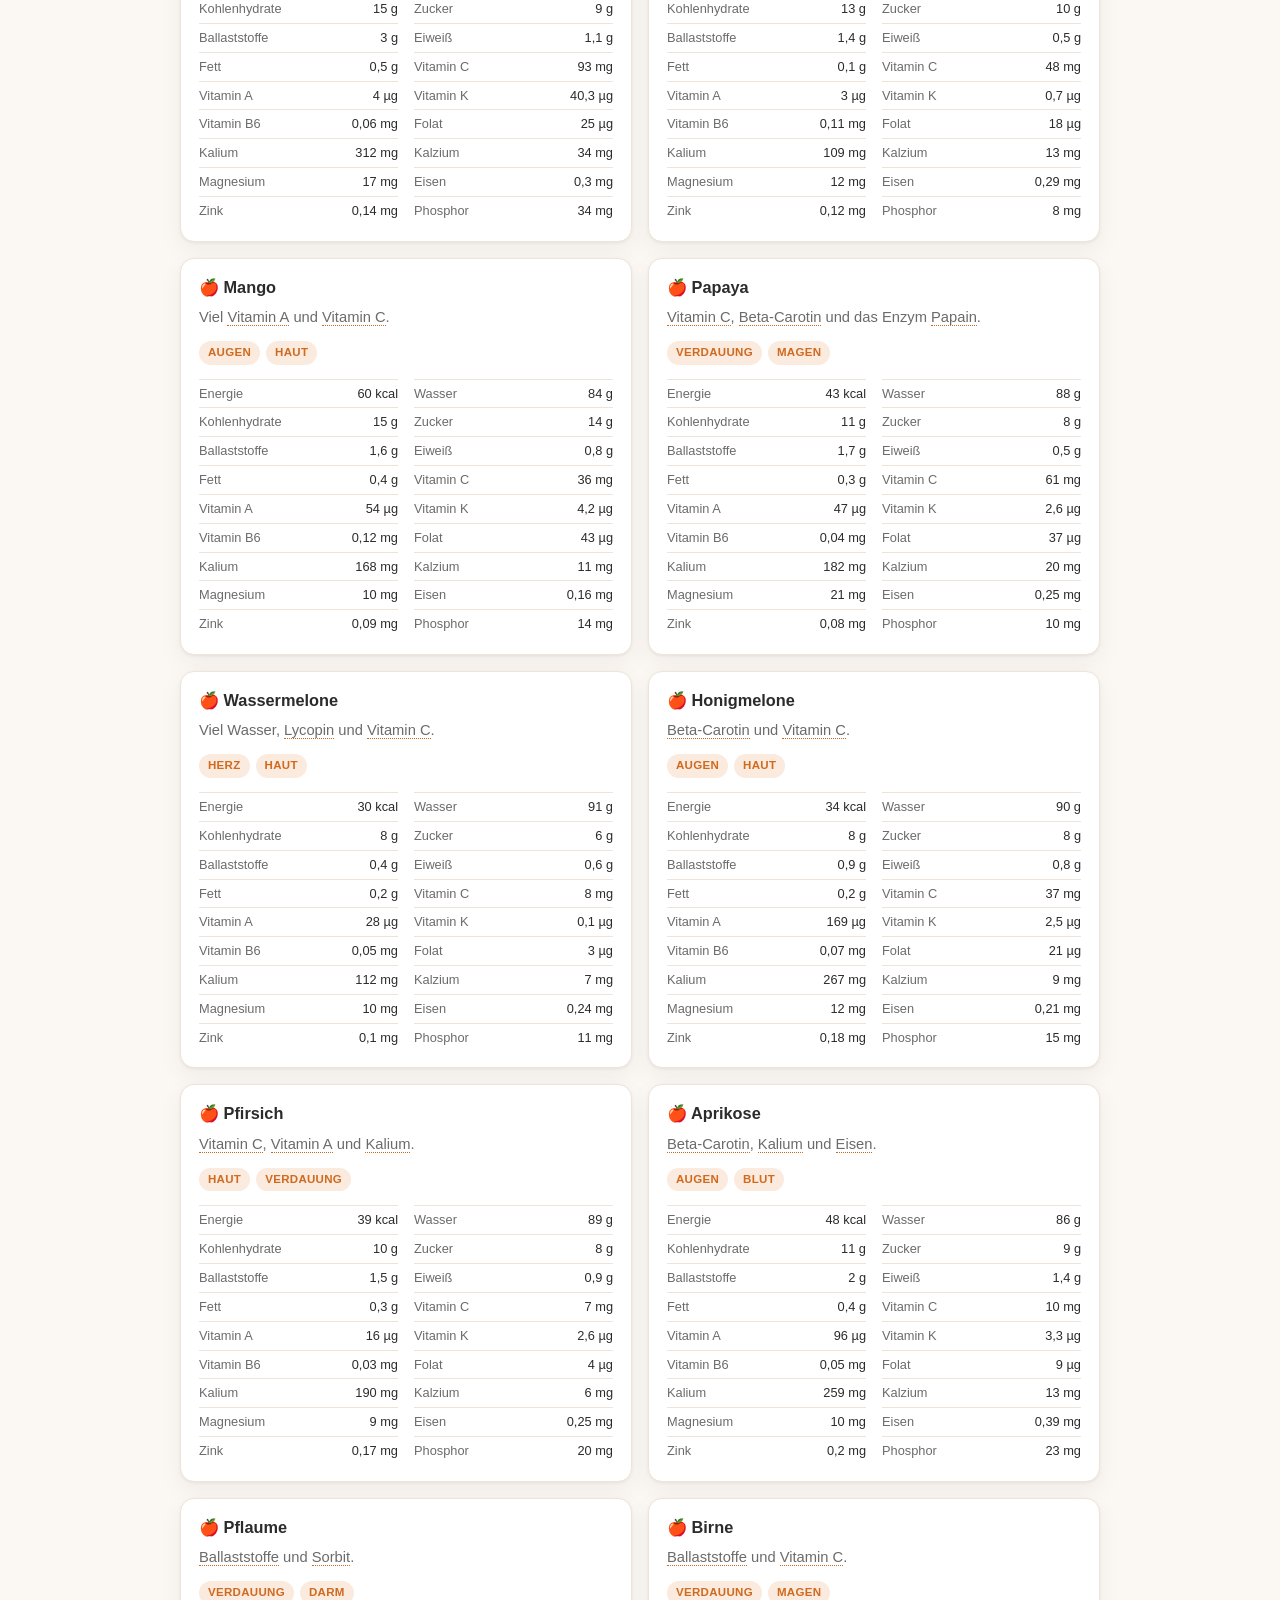
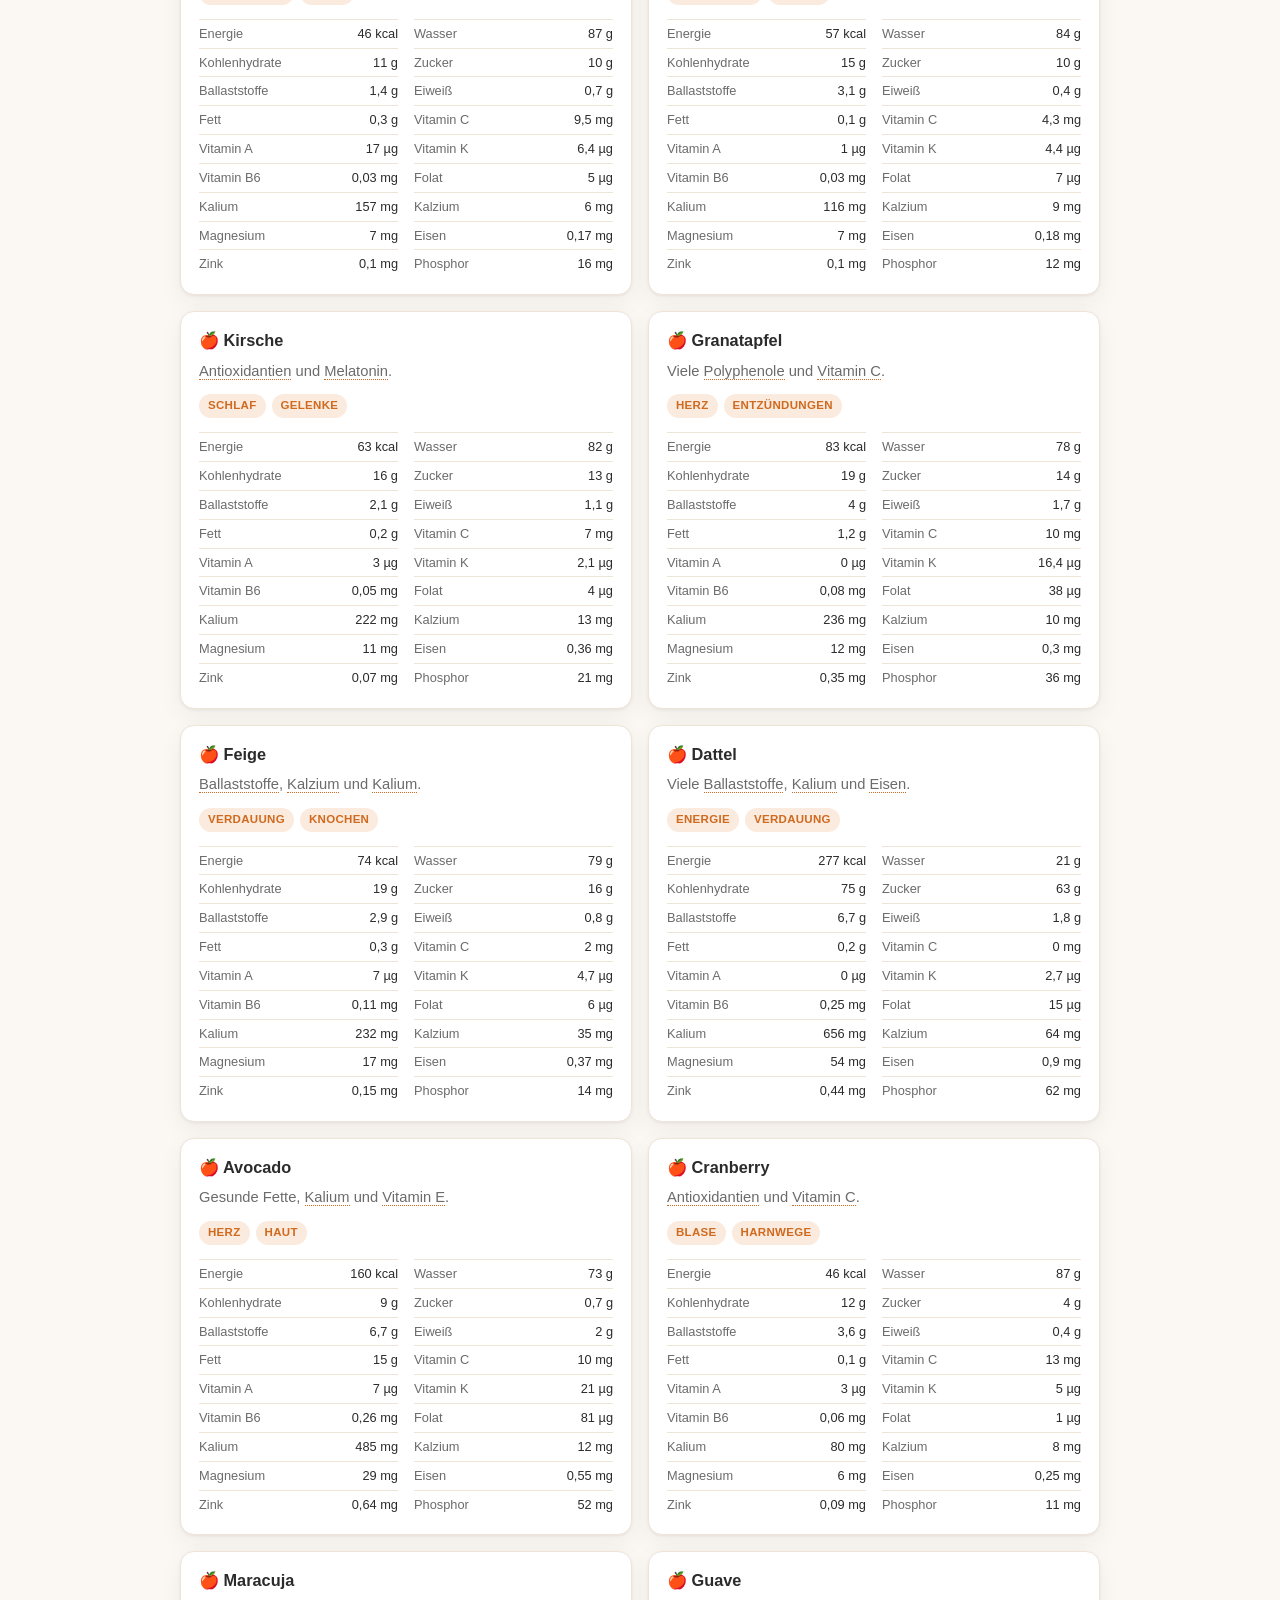
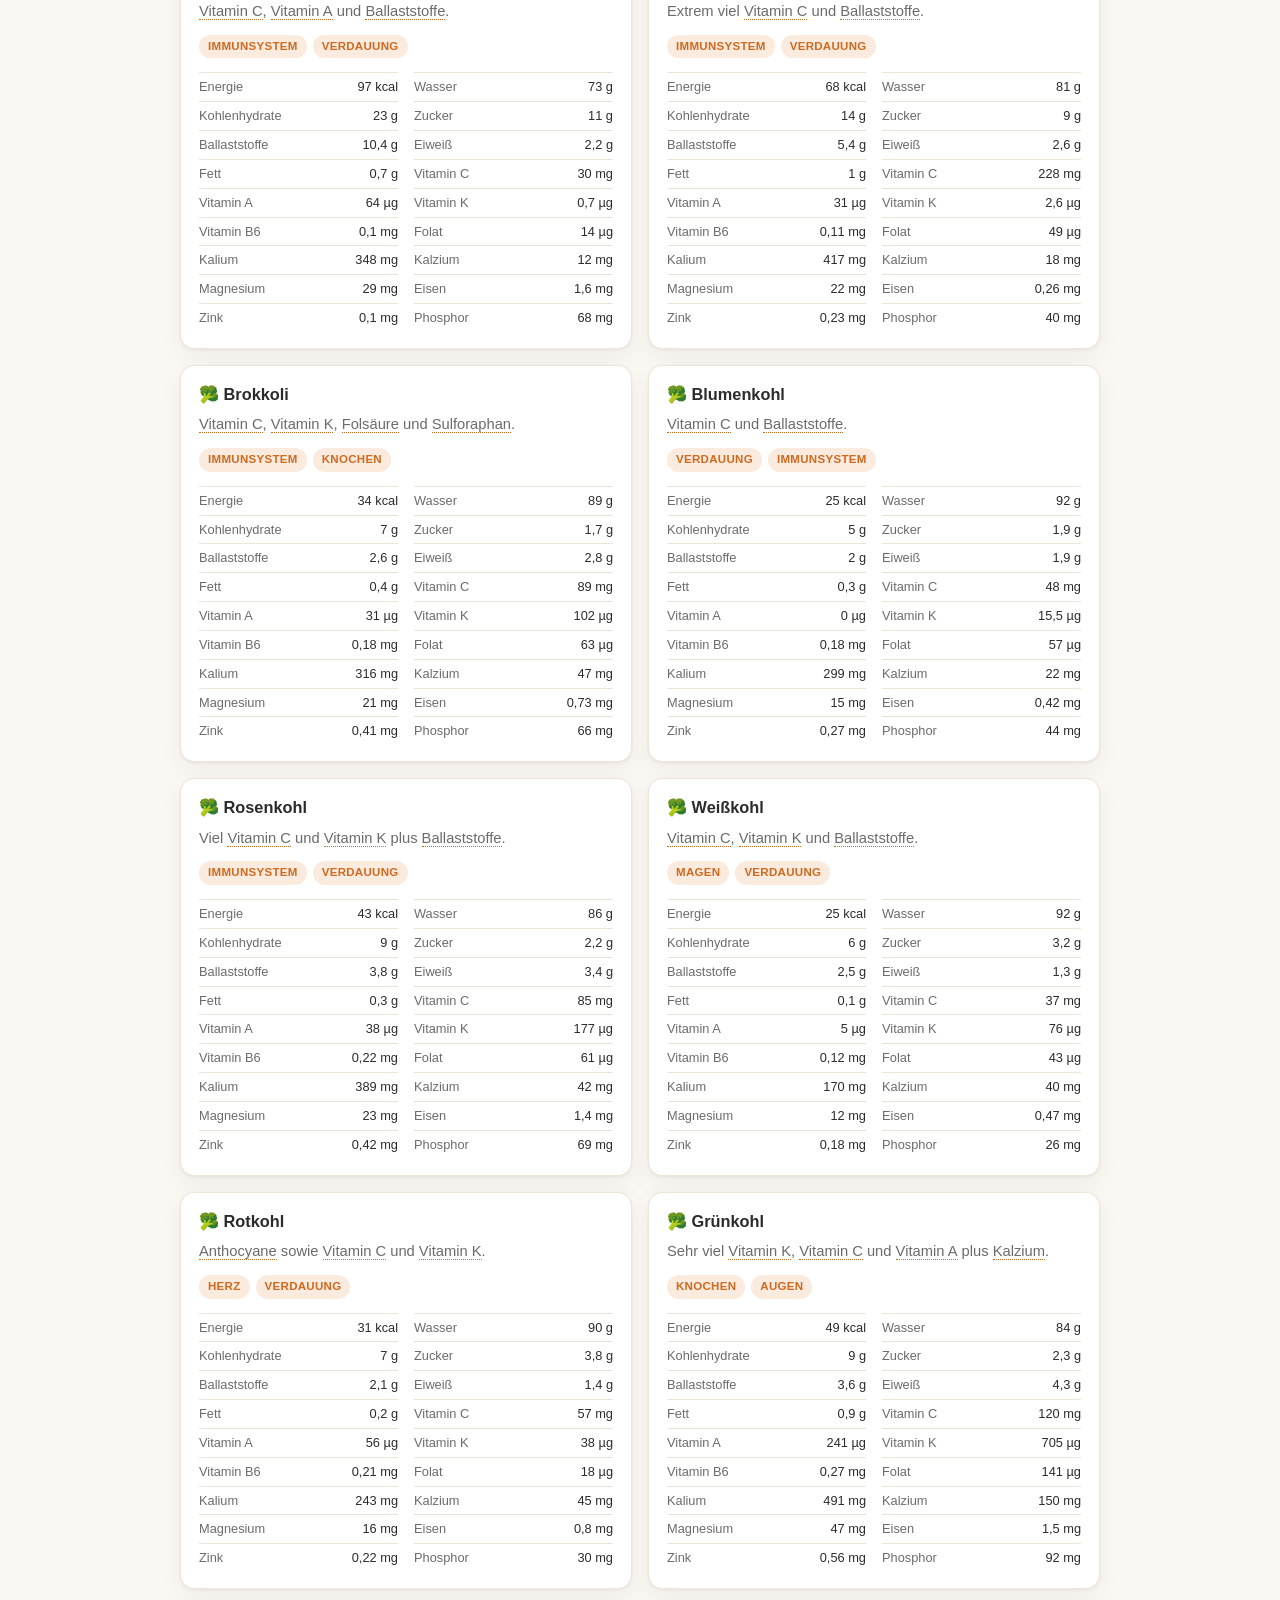
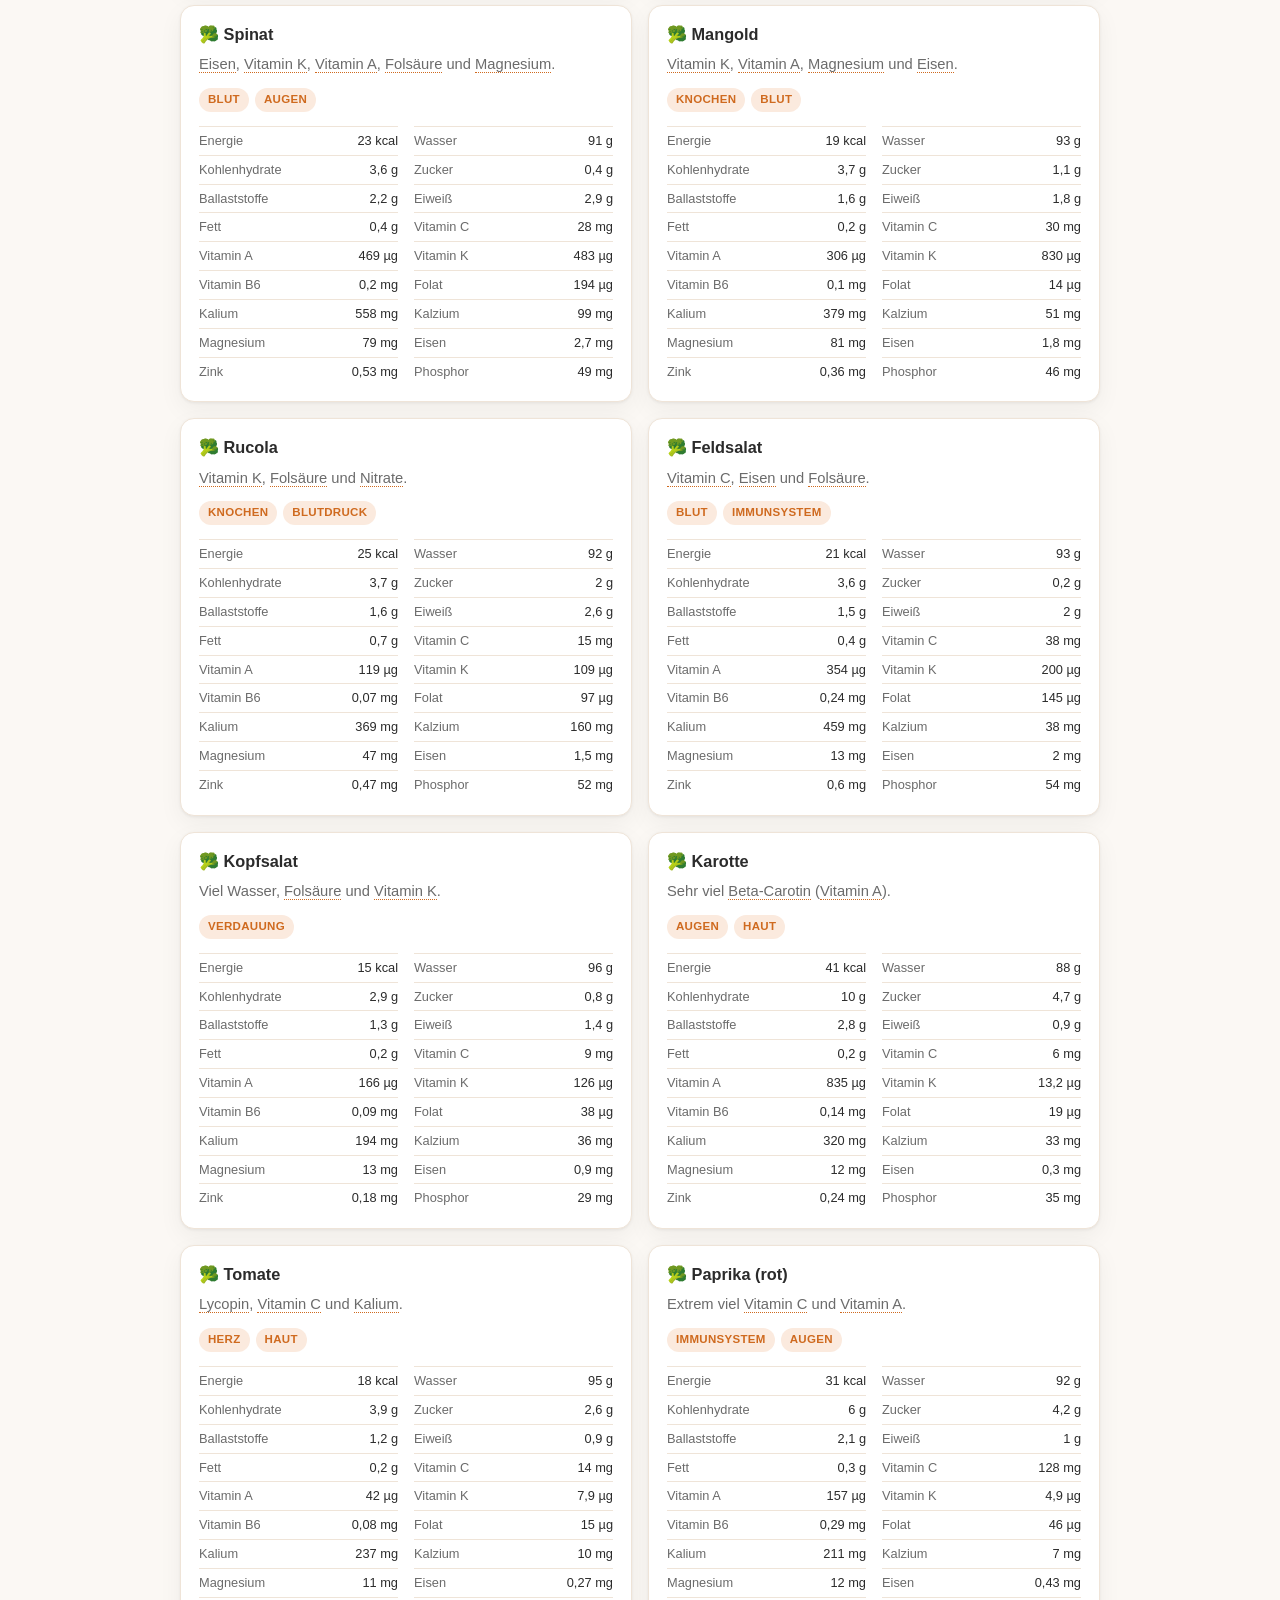
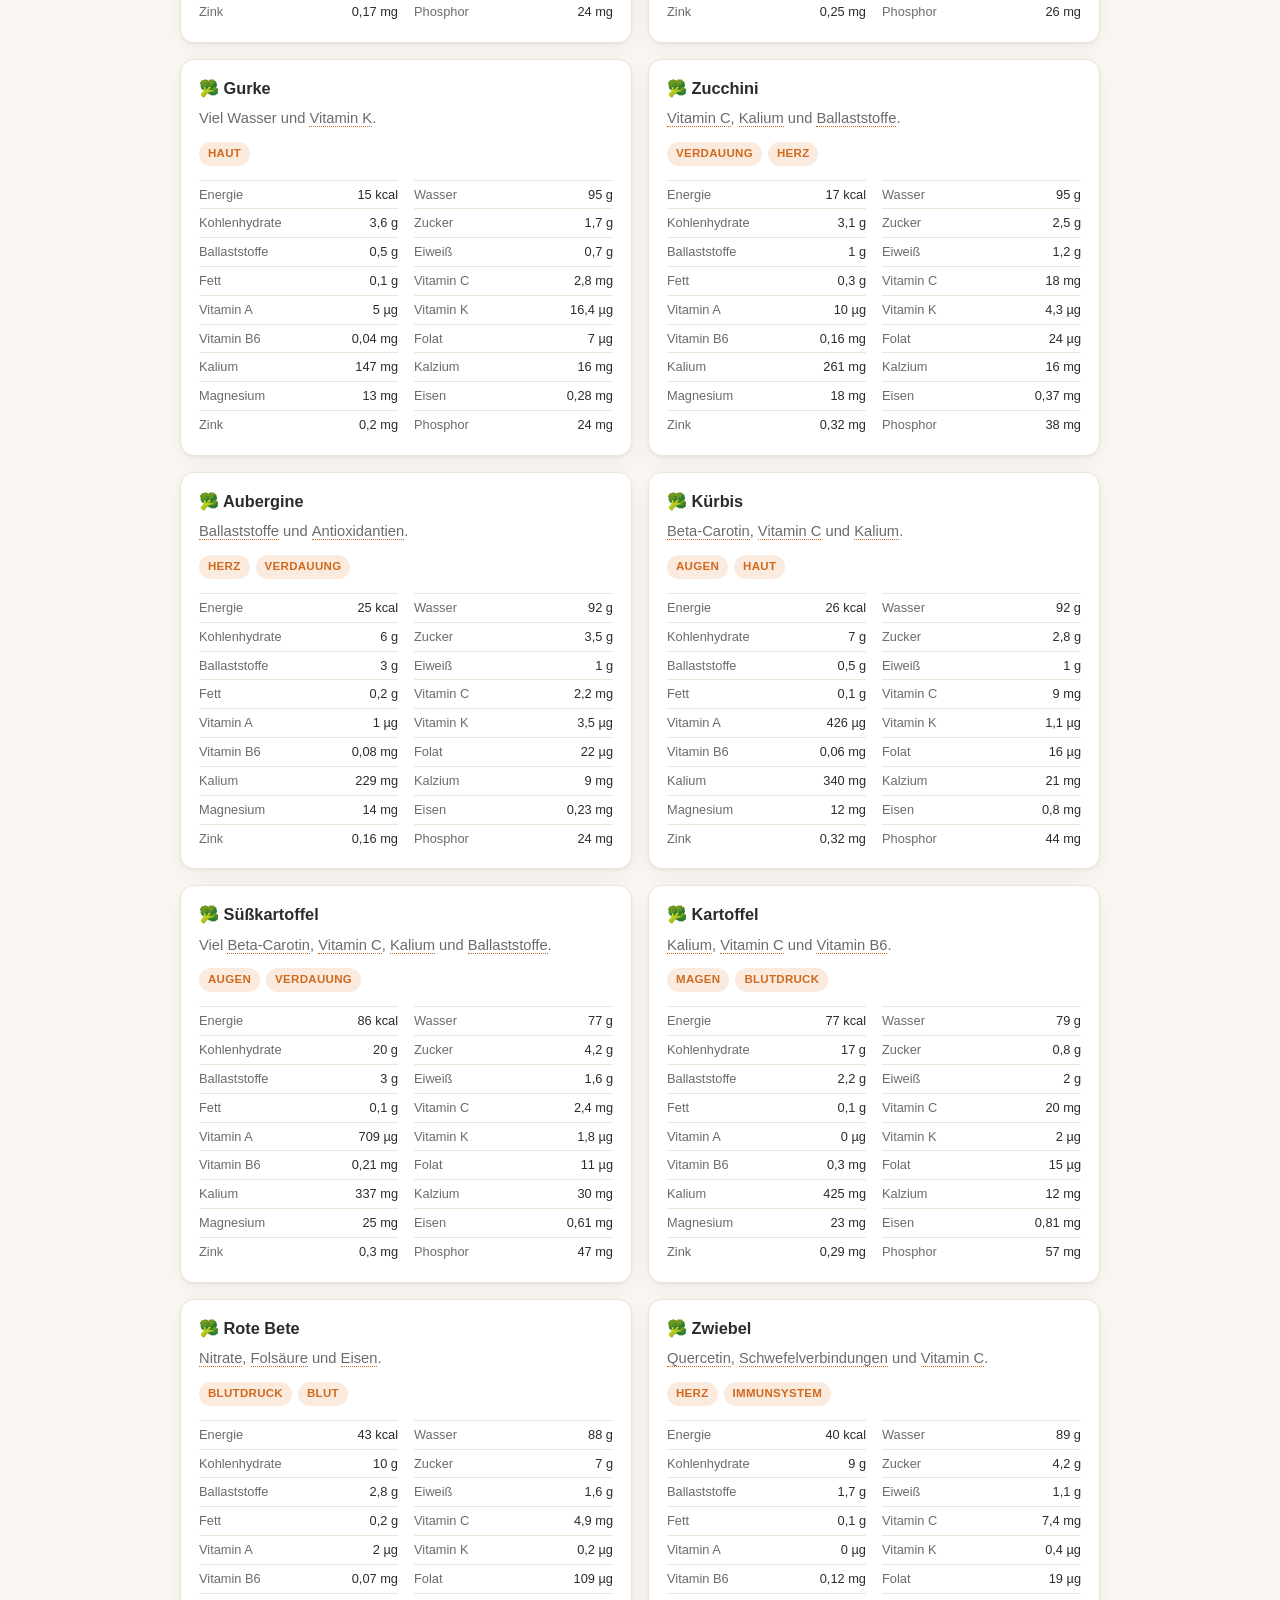
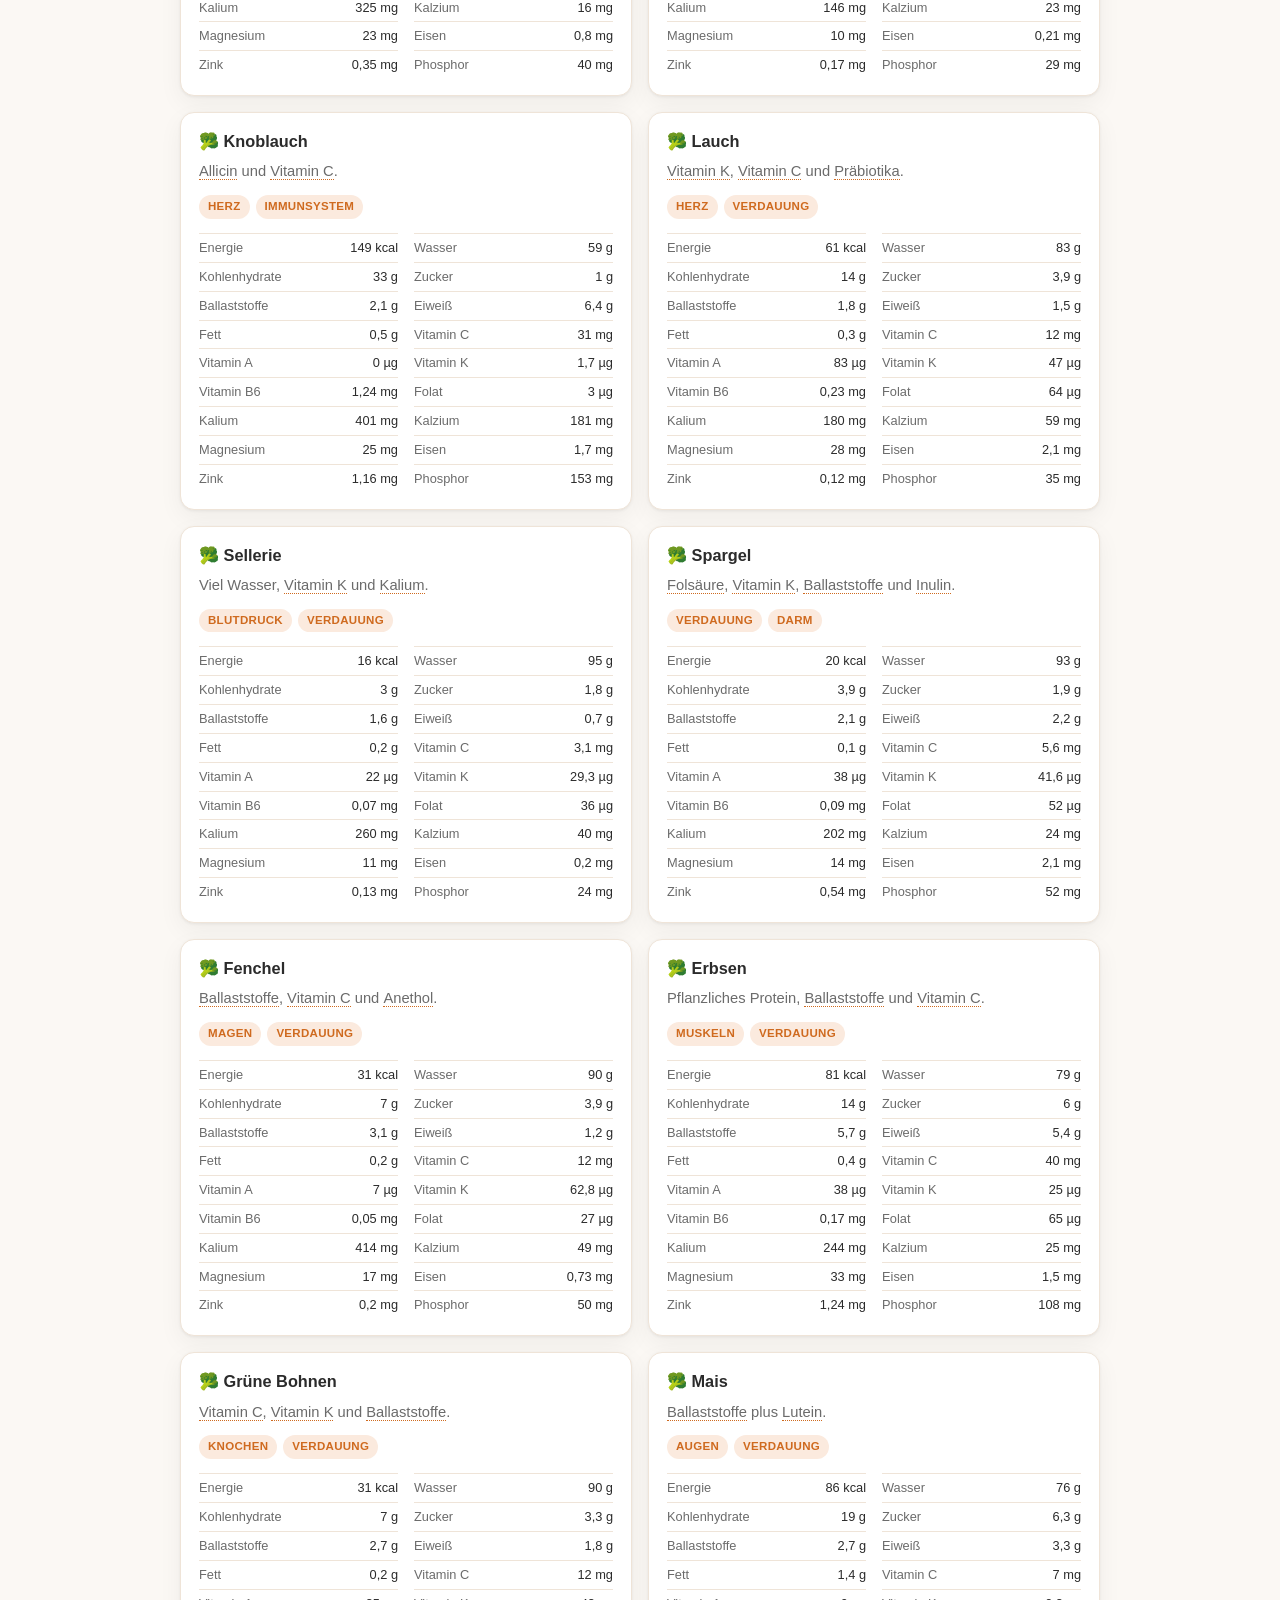
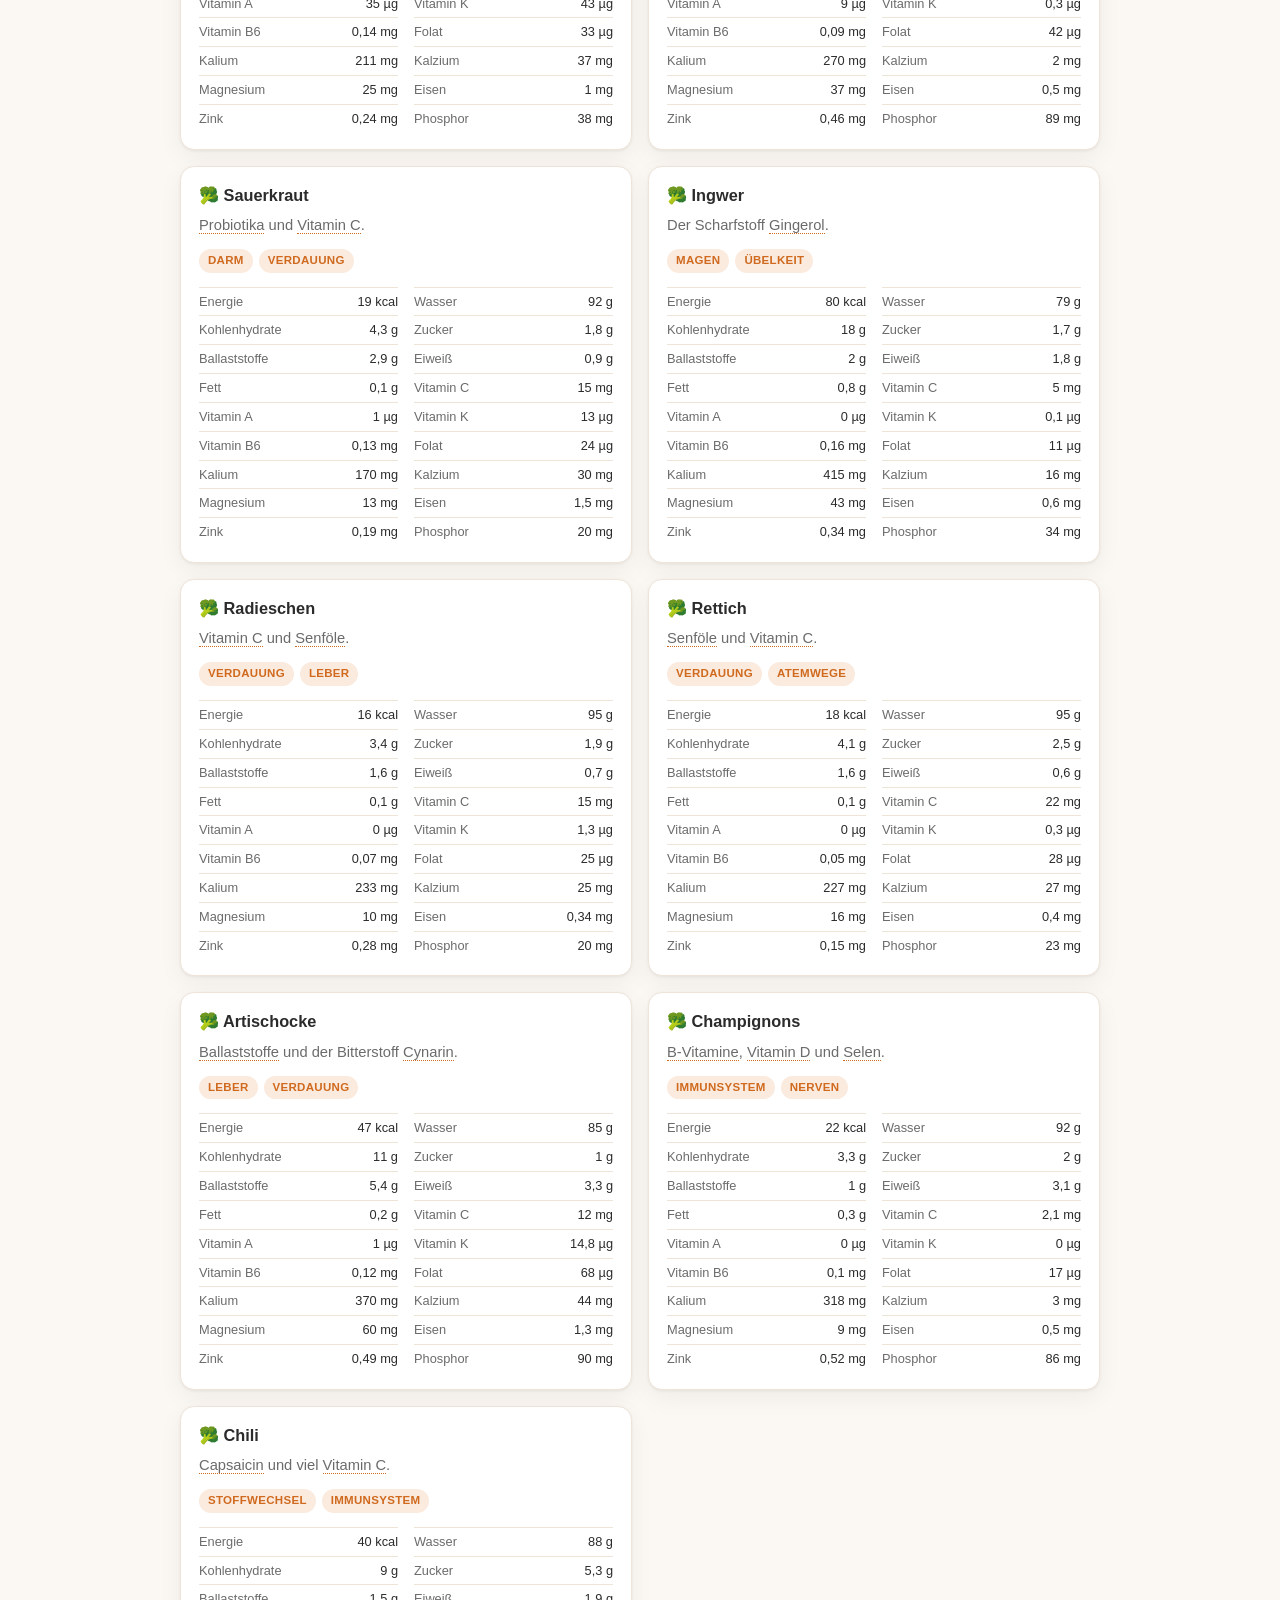
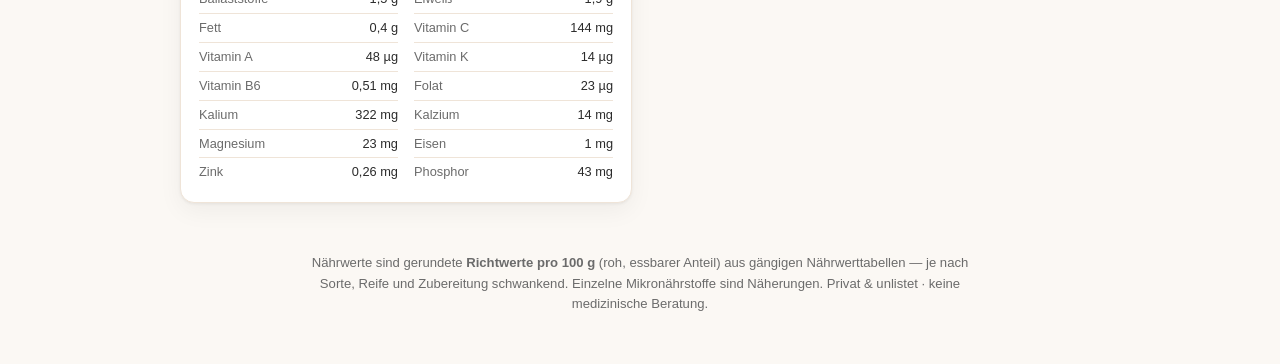
<file: fruechte-und-gemuese/index.html>
<!DOCTYPE html>
<html lang="de">
<head>
<meta charset="UTF-8">
<meta name="viewport" content="width=device-width, initial-scale=1.0">
<meta name="robots" content="noindex, nofollow">
<title>Früchte &amp; Gemüse</title>
<style>
  :root {
    --bg: #fbf8f4;
    --card: #ffffff;
    --ink: #2b2b2b;
    --muted: #6b6b6b;
    --accent: #cf6a1f;
    --accent-soft: #fbeade;
    --border: #efe4d8;
    --shadow: 0 1px 3px rgba(0,0,0,.06), 0 8px 24px rgba(0,0,0,.05);
  }
  * { box-sizing: border-box; }
  body {
    margin: 0;
    font-family: -apple-system, BlinkMacSystemFont, "Segoe UI", Roboto, Helvetica, Arial, sans-serif;
    background: var(--bg);
    color: var(--ink);
    line-height: 1.55;
  }
  header { text-align: center; padding: 48px 20px 18px; max-width: 760px; margin: 0 auto; }
  header .heart { font-size: 44px; line-height: 1; }
  h1 { font-size: 2rem; margin: 12px 0 6px; letter-spacing: -0.5px; }
  header p { color: var(--muted); margin: 0 auto; max-width: 560px; }

  .tabs { display: flex; gap: 10px; justify-content: center; flex-wrap: wrap; max-width: 820px; margin: 18px auto 0; padding: 0 20px; }
  .tab {
    border: 1px solid var(--border); background: var(--card); padding: 9px 20px;
    border-radius: 999px; cursor: pointer; font-size: .95rem; font-weight: 600;
    color: var(--muted); box-shadow: var(--shadow); transition: all .12s ease;
  }
  .tab:hover { transform: translateY(-1px); }
  .tab.active { background: var(--accent); color: #fff; border-color: var(--accent); }

  .wiki-nav { text-align: center; margin: 18px auto 0; padding: 0 20px; }
  .wiki-link {
    display: inline-flex; align-items: center; gap: 6px; padding: 6px 14px;
    border-radius: 999px; border: 1px solid var(--border); background: var(--card);
    color: var(--muted); text-decoration: none; font-weight: 600; font-size: .9rem;
    box-shadow: var(--shadow); transition: transform .12s ease;
  }
  .wiki-link:hover { transform: translateY(-1px); }

  .controls {
    max-width: 760px; margin: 20px auto 0; padding: 0 20px;
    display: flex; gap: 10px; flex-wrap: wrap;
  }
  #search { flex: 1 1 240px; padding: 13px 16px; font-size: 1rem; border: 1px solid var(--border);
    border-radius: 12px; background: var(--card); box-shadow: var(--shadow); outline: none; }
  #search:focus { border-color: var(--accent); }
  #sort {
    flex: 0 1 auto; padding: 13px 16px; font-size: .95rem; font-weight: 600; color: var(--ink);
    border: 1px solid var(--border); border-radius: 12px; background: var(--card);
    box-shadow: var(--shadow); outline: none; cursor: pointer;
  }
  #sort:focus { border-color: var(--accent); }

  .hint { max-width: 760px; margin: 8px auto 0; padding: 0 20px; text-align: center; font-size: .84rem; color: var(--muted); }

  .tips { max-width: 920px; margin: 20px auto 0; padding: 0 20px; }
  .tips details { background: var(--accent-soft); border: 1px solid var(--border); border-radius: 12px; padding: 2px 18px; }
  .tips summary { cursor: pointer; font-weight: 700; padding: 13px 0; list-style: none; color: var(--ink); font-size: .95rem; }
  .tips summary::-webkit-details-marker { display: none; }
  .tips summary::before { content: "▸"; color: var(--accent); display: inline-block; width: 1.1em; }
  .tips details[open] summary::before { content: "▾"; }
  .tips ul { margin: 4px 0 16px; padding-left: 20px; }
  .tips li { margin: 9px 0; font-size: .9rem; line-height: 1.55; color: var(--ink); }
  .tips li strong { color: var(--ink); }
  .count { max-width: 920px; margin: 22px auto -8px; padding: 0 20px; font-size: .85rem; color: var(--muted); font-weight: 600; }

  main { max-width: 960px; margin: 0 auto; padding: 20px; }

  .grid { display: grid; grid-template-columns: repeat(auto-fill, minmax(300px, 1fr)); gap: 16px; }
  .card { background: var(--card); border: 1px solid var(--border); border-radius: 14px; padding: 16px 18px; box-shadow: var(--shadow); }
  .card-head { display: flex; align-items: baseline; justify-content: space-between; gap: 10px; }
  .card h3 { margin: 0 0 6px; font-size: 1.02rem; }
  .card .metric {
    flex: none; font-size: .78rem; font-weight: 700; color: var(--accent);
    background: var(--accent-soft); padding: 3px 9px; border-radius: 999px; white-space: nowrap;
  }
  .card p { margin: 0; color: var(--muted); font-size: .92rem; }
  .card .tags { margin-top: 12px; display: flex; flex-wrap: wrap; gap: 6px; }
  .card .tag {
    display: inline-block; font-size: .72rem; font-weight: 600; letter-spacing: .3px;
    text-transform: uppercase; color: var(--accent); background: var(--accent-soft);
    padding: 3px 9px; border-radius: 999px;
  }

  .nut { margin-top: 14px; display: grid; grid-template-columns: 1fr 1fr; gap: 0 16px; font-size: .8rem; }
  .nrow { display: flex; justify-content: space-between; gap: 8px; padding: 4px 0; border-top: 1px solid var(--border); }
  .nrow .nl { color: var(--muted); }
  .nrow .nv { color: var(--ink); font-variant-numeric: tabular-nums; white-space: nowrap; }
  .nrow.hi { background: var(--accent-soft); border-top-color: transparent; border-radius: 6px; padding: 4px 6px; margin: 0 -6px; }
  .nrow.hi .nl, .nrow.hi .nv { color: var(--accent); font-weight: 700; }

  .no-results { text-align: center; color: var(--muted); display: none; padding: 40px; }

  /* Glossar-Tooltips */
  .term { border-bottom: 1px dotted var(--accent); cursor: help; position: relative; color: inherit; }
  .term:focus { outline: 2px solid var(--accent); outline-offset: 2px; border-radius: 3px; }
  .term::after {
    content: attr(data-def); position: absolute; left: 50%; bottom: calc(100% + 10px);
    transform: translateX(-50%); width: max-content; max-width: 260px; background: #2b2b2b; color: #fff;
    text-align: left; font-size: .8rem; font-weight: 400; line-height: 1.4; letter-spacing: 0; text-transform: none;
    padding: 9px 12px; border-radius: 10px; box-shadow: 0 6px 20px rgba(0,0,0,.25);
    opacity: 0; visibility: hidden; transition: opacity .12s ease; z-index: 20; pointer-events: none;
  }
  .term::before {
    content: ""; position: absolute; left: 50%; bottom: calc(100% + 4px); transform: translateX(-50%);
    border: 6px solid transparent; border-top-color: #2b2b2b; opacity: 0; visibility: hidden;
    transition: opacity .12s ease; z-index: 20; pointer-events: none;
  }
  .term:hover::after, .term:focus::after, .term:hover::before, .term:focus::before { opacity: 1; visibility: visible; }

  footer { text-align: center; color: var(--muted); font-size: .82rem; padding: 30px 20px 50px; max-width: 720px; margin: 0 auto; }
</style>
</head>
<body>
<header>
  <div class="heart">🥗</div>
  <h1>Früchte &amp; Gemüse</h1>
  <p>Nährwerte pro 100 g, was drinsteckt und wofür es gut ist — durchsuchbar und nach Nährwert sortierbar.</p>
</header>

<div class="tabs">
  <button class="tab active" data-cat="alle">Alle</button>
  <button class="tab" data-cat="f">🍎 Früchte</button>
  <button class="tab" data-cat="g">🥦 Gemüse</button>
</div>

<div class="wiki-nav">
  <a class="wiki-link" href="../amars/">← Übersicht</a>
</div>

<div class="controls">
  <input id="search" type="search" placeholder="Suche nach Organ, Beschwerde oder Name… (z. B. Magen, Augen)" aria-label="Suchen">
  <select id="sort" aria-label="Nach Nährwert sortieren"></select>
</div>
<div class="hint">Tipp: Über das Menü <strong>„Meiste …"</strong> wählen (z. B. Vitamin C) — dann werden alle Sorten danach sortiert.</div>

<div class="tips">
  <details>
    <summary>💡 So nimmst du am meisten Vitamine &amp; Mineralstoffe auf</summary>
    <ul>
      <li><strong>Fettlösliche Vitamine mit etwas Fett:</strong> Vitamin A, D, E, K und Farbstoffe wie Beta-Carotin (Karotte, Kürbis), Lycopin (Tomate) oder Lutein braucht der Körper Fett zur Aufnahme — gib einen Schuss Olivenöl, ein paar Nüsse oder etwas Avocado dazu. Das kann die Aufnahme vervielfachen.</li>
      <li><strong>Tomaten &amp; Karotten lieber kurz garen:</strong> Leichtes Erhitzen mit etwas Öl macht Lycopin und Beta-Carotin besser verfügbar als roh (z. B. Tomatensauce, gedünstete Karotten).</li>
      <li><strong>Vitamin C ist hitze- und wasserempfindlich:</strong> Paprika, Beeren, Zitrusfrüchte &amp; Brokkoli möglichst roh oder nur kurz dünsten — nicht lange wässern oder totkochen. Erst kurz vor dem Essen schneiden.</li>
      <li><strong>Pflanzliches Eisen + Vitamin C kombinieren:</strong> Spinat, Hülsenfrüchte oder Rote Bete mit etwas Zitrone, Paprika oder Orange essen — Vitamin C vervielfacht die Eisenaufnahme. Kaffee und schwarzer Tee direkt zur Mahlzeit hemmen sie dagegen.</li>
      <li><strong>Knoblauch &amp; Zwiebel ruhen lassen:</strong> Nach dem Schneiden oder Pressen rund 10 Minuten stehen lassen, bevor du sie erhitzt — so bildet sich erst das wertvolle Allicin.</li>
      <li><strong>Brokkoli &amp; Kohl clever zubereiten:</strong> Grob schneiden und kurz liegen lassen oder nur knapp dämpfen (nicht totkochen) — das schützt das Sulforaphan. Ein paar rohe Röschen dazu helfen zusätzlich.</li>
      <li><strong>Dämpfen statt Kochen:</strong> Beim Kochen wandern wasserlösliche Vitamine (C, Folat, B) ins Wasser. Dämpfen, kurz braten oder in der Mikrowelle garen erhält mehr — und das Kochwasser lässt sich für Suppen oder Saucen weiterverwenden.</li>
      <li><strong>Schale dranlassen:</strong> Bei Apfel, Karotte, Kartoffel und Gurke sitzen viele Ballaststoffe und Nährstoffe direkt unter der Schale — lieber gründlich waschen als schälen.</li>
      <li><strong>Frisch essen &amp; richtig lagern:</strong> Licht, Luft und lange Lagerung bauen Vitamin C und Folat ab. Kühl und dunkel lagern, zügig verbrauchen. Tiefkühlware ist oft nährstoffreicher als lange gelagerte „frische" Ware.</li>
      <li><strong>Roh und gegart mischen &amp; gut kauen:</strong> Manche Stoffe sind roh besser (Vitamin C), andere gegart (Lycopin, Beta-Carotin). Eine bunte Mischung plus gründliches Kauen holt insgesamt am meisten heraus.</li>
    </ul>
  </details>
</div>

<div class="count" id="count"></div>

<main>
  <div class="grid" id="grid"></div>
  <p class="no-results" id="noResults">Keine Einträge entsprechen deiner Suche.</p>
</main>

<footer>
  Nährwerte sind gerundete <strong>Richtwerte pro 100 g</strong> (roh, essbarer Anteil) aus gängigen Nährwerttabellen —
  je nach Sorte, Reife und Zubereitung schwankend. Einzelne Mikronährstoffe sind Näherungen.
  Privat &amp; unlistet · keine medizinische Beratung.
</footer>

<script>
  // ==== Nährwert-Spalten (Reihenfolge = Index in v[]) ====
  const NUT = [
    { l: "Energie", u: "kcal" },
    { l: "Wasser", u: "g" },
    { l: "Kohlenhydrate", u: "g" },
    { l: "Zucker", u: "g" },
    { l: "Ballaststoffe", u: "g" },
    { l: "Eiweiß", u: "g" },
    { l: "Fett", u: "g" },
    { l: "Vitamin C", u: "mg" },
    { l: "Vitamin A", u: "µg" },
    { l: "Vitamin K", u: "µg" },
    { l: "Vitamin B6", u: "mg" },
    { l: "Folat", u: "µg" },
    { l: "Kalium", u: "mg" },
    { l: "Kalzium", u: "mg" },
    { l: "Magnesium", u: "mg" },
    { l: "Eisen", u: "mg" },
    { l: "Zink", u: "mg" },
    { l: "Phosphor", u: "mg" }
  ];

  // ==== Daten: n=Name, t=Typ(f/g), b=gut für (Chips), d=Beschreibung, v=Nährwerte pro 100g ====
  // v-Reihenfolge: kcal, Wasser, KH, Zucker, Ballaststoffe, Eiweiß, Fett, VitC, VitA, VitK, VitB6, Folat, Kalium, Kalzium, Magnesium, Eisen, Zink, Phosphor
  const items = [
    { n:"Apfel", t:"f", b:["Verdauung","Herz"], d:"Reich an Ballaststoffen (Pektin) und Vitamin C.", v:[52,86,14,10,2.4,0.3,0.2,5,3,2.2,0.04,3,107,6,5,0.1,0.04,11] },
    { n:"Banane", t:"f", b:["Muskeln","Herz","Magen"], d:"Viel Kalium, Vitamin B6 und Magnesium.", v:[89,75,23,12,2.6,1.1,0.3,9,3,0.5,0.37,20,358,5,27,0.3,0.15,22] },
    { n:"Orange", t:"f", b:["Immunsystem","Haut"], d:"Sehr viel Vitamin C plus Folsäure und Kalium.", v:[47,87,12,9,2.4,0.9,0.1,53,11,0,0.06,30,181,40,10,0.1,0.07,14] },
    { n:"Zitrone", t:"f", b:["Immunsystem","Verdauung"], d:"Hoher Vitamin C-Gehalt.", v:[29,89,9,2.5,2.8,1.1,0.3,53,1,0,0.08,11,138,26,8,0.6,0.06,16] },
    { n:"Grapefruit", t:"f", b:["Immunsystem","Stoffwechsel"], d:"Vitamin C und Antioxidantien.", v:[42,88,11,7,1.6,0.8,0.1,31,58,0,0.05,13,135,22,9,0.1,0.07,18] },
    { n:"Mandarine", t:"f", b:["Immunsystem","Haut"], d:"Vitamin C und Ballaststoffe.", v:[53,85,13,11,1.8,0.8,0.3,27,34,0,0.08,16,166,37,12,0.15,0.07,20] },
    { n:"Erdbeeren", t:"f", b:["Immunsystem","Herz"], d:"Vitamin C, Mangan und Antioxidantien.", v:[32,91,8,4.9,2,0.7,0.3,59,1,2.2,0.05,24,153,16,13,0.4,0.14,24] },
    { n:"Heidelbeeren", t:"f", b:["Gehirn","Augen","Herz"], d:"Anthocyane sowie Vitamin C und Vitamin K.", v:[57,84,14,10,2.4,0.7,0.3,10,3,19.3,0.05,6,77,6,6,0.28,0.16,12] },
    { n:"Himbeeren", t:"f", b:["Verdauung","Immunsystem"], d:"Viele Ballaststoffe und Vitamin C.", v:[52,86,12,4.4,6.5,1.2,0.7,26,2,7.8,0.055,21,151,25,22,0.7,0.42,29] },
    { n:"Brombeeren", t:"f", b:["Immunsystem","Knochen"], d:"Vitamin C und Vitamin K plus Antioxidantien.", v:[43,88,10,4.9,5.3,1.4,0.5,21,11,19.8,0.03,25,162,29,20,0.6,0.53,22] },
    { n:"Schwarze Johannisbeere", t:"f", b:["Immunsystem","Gefäße"], d:"Extrem viel Vitamin C.", v:[63,82,15,8,4.3,1.4,0.4,181,12,0,0.07,8,322,55,24,1.5,0.27,59] },
    { n:"Trauben", t:"f", b:["Herz","Gefäße"], d:"Resveratrol, Kalium und Antioxidantien.", v:[69,81,18,16,0.9,0.7,0.2,4,3,14.6,0.086,2,191,10,7,0.36,0.07,20] },
    { n:"Kiwi", t:"f", b:["Immunsystem","Verdauung"], d:"Sehr viel Vitamin C, dazu Vitamin K und Ballaststoffe.", v:[61,83,15,9,3,1.1,0.5,93,4,40.3,0.06,25,312,34,17,0.3,0.14,34] },
    { n:"Ananas", t:"f", b:["Verdauung","Entzündungen"], d:"Vitamin C und das Enzym Bromelain.", v:[50,86,13,10,1.4,0.5,0.1,48,3,0.7,0.11,18,109,13,12,0.29,0.12,8] },
    { n:"Mango", t:"f", b:["Augen","Haut"], d:"Viel Vitamin A und Vitamin C.", v:[60,84,15,14,1.6,0.8,0.4,36,54,4.2,0.12,43,168,11,10,0.16,0.09,14] },
    { n:"Papaya", t:"f", b:["Verdauung","Magen"], d:"Vitamin C, Beta-Carotin und das Enzym Papain.", v:[43,88,11,8,1.7,0.5,0.3,61,47,2.6,0.04,37,182,20,21,0.25,0.08,10] },
    { n:"Wassermelone", t:"f", b:["Herz","Haut"], d:"Viel Wasser, Lycopin und Vitamin C.", v:[30,91,8,6,0.4,0.6,0.2,8,28,0.1,0.045,3,112,7,10,0.24,0.1,11] },
    { n:"Honigmelone", t:"f", b:["Augen","Haut"], d:"Beta-Carotin und Vitamin C.", v:[34,90,8,8,0.9,0.8,0.2,37,169,2.5,0.072,21,267,9,12,0.21,0.18,15] },
    { n:"Pfirsich", t:"f", b:["Haut","Verdauung"], d:"Vitamin C, Vitamin A und Kalium.", v:[39,89,10,8,1.5,0.9,0.3,7,16,2.6,0.025,4,190,6,9,0.25,0.17,20] },
    { n:"Aprikose", t:"f", b:["Augen","Blut"], d:"Beta-Carotin, Kalium und Eisen.", v:[48,86,11,9,2,1.4,0.4,10,96,3.3,0.054,9,259,13,10,0.39,0.2,23] },
    { n:"Pflaume", t:"f", b:["Verdauung","Darm"], d:"Ballaststoffe und Sorbit.", v:[46,87,11,10,1.4,0.7,0.3,9.5,17,6.4,0.029,5,157,6,7,0.17,0.1,16] },
    { n:"Birne", t:"f", b:["Verdauung","Magen"], d:"Ballaststoffe und Vitamin C.", v:[57,84,15,10,3.1,0.4,0.1,4.3,1,4.4,0.028,7,116,9,7,0.18,0.1,12] },
    { n:"Kirsche", t:"f", b:["Schlaf","Gelenke"], d:"Antioxidantien und Melatonin.", v:[63,82,16,13,2.1,1.1,0.2,7,3,2.1,0.049,4,222,13,11,0.36,0.07,21] },
    { n:"Granatapfel", t:"f", b:["Herz","Entzündungen"], d:"Viele Polyphenole und Vitamin C.", v:[83,78,19,14,4,1.7,1.2,10,0,16.4,0.075,38,236,10,12,0.3,0.35,36] },
    { n:"Feige", t:"f", b:["Verdauung","Knochen"], d:"Ballaststoffe, Kalzium und Kalium.", v:[74,79,19,16,2.9,0.8,0.3,2,7,4.7,0.113,6,232,35,17,0.37,0.15,14] },
    { n:"Dattel", t:"f", b:["Energie","Verdauung"], d:"Viele Ballaststoffe, Kalium und Eisen.", v:[277,21,75,63,6.7,1.8,0.2,0,0,2.7,0.25,15,656,64,54,0.9,0.44,62] },
    { n:"Avocado", t:"f", b:["Herz","Haut"], d:"Gesunde Fette, Kalium und Vitamin E.", v:[160,73,9,0.7,6.7,2,15,10,7,21,0.257,81,485,12,29,0.55,0.64,52] },
    { n:"Cranberry", t:"f", b:["Blase","Harnwege"], d:"Antioxidantien und Vitamin C.", v:[46,87,12,4,3.6,0.4,0.1,13,3,5,0.057,1,80,8,6,0.25,0.09,11] },
    { n:"Maracuja", t:"f", b:["Immunsystem","Verdauung"], d:"Vitamin C, Vitamin A und Ballaststoffe.", v:[97,73,23,11,10.4,2.2,0.7,30,64,0.7,0.1,14,348,12,29,1.6,0.1,68] },
    { n:"Guave", t:"f", b:["Immunsystem","Verdauung"], d:"Extrem viel Vitamin C und Ballaststoffe.", v:[68,81,14,9,5.4,2.6,1,228,31,2.6,0.11,49,417,18,22,0.26,0.23,40] },

    { n:"Brokkoli", t:"g", b:["Immunsystem","Knochen"], d:"Vitamin C, Vitamin K, Folsäure und Sulforaphan.", v:[34,89,7,1.7,2.6,2.8,0.4,89,31,102,0.175,63,316,47,21,0.73,0.41,66] },
    { n:"Blumenkohl", t:"g", b:["Verdauung","Immunsystem"], d:"Vitamin C und Ballaststoffe.", v:[25,92,5,1.9,2,1.9,0.3,48,0,15.5,0.184,57,299,22,15,0.42,0.27,44] },
    { n:"Rosenkohl", t:"g", b:["Immunsystem","Verdauung"], d:"Viel Vitamin C und Vitamin K plus Ballaststoffe.", v:[43,86,9,2.2,3.8,3.4,0.3,85,38,177,0.219,61,389,42,23,1.4,0.42,69] },
    { n:"Weißkohl", t:"g", b:["Magen","Verdauung"], d:"Vitamin C, Vitamin K und Ballaststoffe.", v:[25,92,6,3.2,2.5,1.3,0.1,37,5,76,0.124,43,170,40,12,0.47,0.18,26] },
    { n:"Rotkohl", t:"g", b:["Herz","Verdauung"], d:"Anthocyane sowie Vitamin C und Vitamin K.", v:[31,90,7,3.8,2.1,1.4,0.2,57,56,38,0.209,18,243,45,16,0.8,0.22,30] },
    { n:"Grünkohl", t:"g", b:["Knochen","Augen"], d:"Sehr viel Vitamin K, Vitamin C und Vitamin A plus Kalzium.", v:[49,84,9,2.3,3.6,4.3,0.9,120,241,705,0.271,141,491,150,47,1.5,0.56,92] },
    { n:"Spinat", t:"g", b:["Blut","Augen"], d:"Eisen, Vitamin K, Vitamin A, Folsäure und Magnesium.", v:[23,91,3.6,0.4,2.2,2.9,0.4,28,469,483,0.195,194,558,99,79,2.7,0.53,49] },
    { n:"Mangold", t:"g", b:["Knochen","Blut"], d:"Vitamin K, Vitamin A, Magnesium und Eisen.", v:[19,93,3.7,1.1,1.6,1.8,0.2,30,306,830,0.099,14,379,51,81,1.8,0.36,46] },
    { n:"Rucola", t:"g", b:["Knochen","Blutdruck"], d:"Vitamin K, Folsäure und Nitrate.", v:[25,92,3.7,2,1.6,2.6,0.7,15,119,109,0.073,97,369,160,47,1.5,0.47,52] },
    { n:"Feldsalat", t:"g", b:["Blut","Immunsystem"], d:"Vitamin C, Eisen und Folsäure.", v:[21,93,3.6,0.2,1.5,2,0.4,38,354,200,0.24,145,459,38,13,2,0.6,54] },
    { n:"Kopfsalat", t:"g", b:["Verdauung"], d:"Viel Wasser, Folsäure und Vitamin K.", v:[15,96,2.9,0.8,1.3,1.4,0.2,9,166,126,0.09,38,194,36,13,0.9,0.18,29] },
    { n:"Karotte", t:"g", b:["Augen","Haut"], d:"Sehr viel Beta-Carotin (Vitamin A).", v:[41,88,10,4.7,2.8,0.9,0.2,6,835,13.2,0.138,19,320,33,12,0.3,0.24,35] },
    { n:"Tomate", t:"g", b:["Herz","Haut"], d:"Lycopin, Vitamin C und Kalium.", v:[18,95,3.9,2.6,1.2,0.9,0.2,14,42,7.9,0.08,15,237,10,11,0.27,0.17,24] },
    { n:"Paprika (rot)", t:"g", b:["Immunsystem","Augen"], d:"Extrem viel Vitamin C und Vitamin A.", v:[31,92,6,4.2,2.1,1,0.3,128,157,4.9,0.291,46,211,7,12,0.43,0.25,26] },
    { n:"Gurke", t:"g", b:["Haut"], d:"Viel Wasser und Vitamin K.", v:[15,95,3.6,1.7,0.5,0.7,0.1,2.8,5,16.4,0.04,7,147,16,13,0.28,0.2,24] },
    { n:"Zucchini", t:"g", b:["Verdauung","Herz"], d:"Vitamin C, Kalium und Ballaststoffe.", v:[17,95,3.1,2.5,1,1.2,0.3,18,10,4.3,0.163,24,261,16,18,0.37,0.32,38] },
    { n:"Aubergine", t:"g", b:["Herz","Verdauung"], d:"Ballaststoffe und Antioxidantien.", v:[25,92,6,3.5,3,1,0.2,2.2,1,3.5,0.084,22,229,9,14,0.23,0.16,24] },
    { n:"Kürbis", t:"g", b:["Augen","Haut"], d:"Beta-Carotin, Vitamin C und Kalium.", v:[26,92,7,2.8,0.5,1,0.1,9,426,1.1,0.061,16,340,21,12,0.8,0.32,44] },
    { n:"Süßkartoffel", t:"g", b:["Augen","Verdauung"], d:"Viel Beta-Carotin, Vitamin C, Kalium und Ballaststoffe.", v:[86,77,20,4.2,3,1.6,0.1,2.4,709,1.8,0.209,11,337,30,25,0.61,0.3,47] },
    { n:"Kartoffel", t:"g", b:["Magen","Blutdruck"], d:"Kalium, Vitamin C und Vitamin B6.", v:[77,79,17,0.8,2.2,2,0.1,20,0,2,0.298,15,425,12,23,0.81,0.29,57] },
    { n:"Rote Bete", t:"g", b:["Blutdruck","Blut"], d:"Nitrate, Folsäure und Eisen.", v:[43,88,10,7,2.8,1.6,0.2,4.9,2,0.2,0.067,109,325,16,23,0.8,0.35,40] },
    { n:"Zwiebel", t:"g", b:["Herz","Immunsystem"], d:"Quercetin, Schwefelverbindungen und Vitamin C.", v:[40,89,9,4.2,1.7,1.1,0.1,7.4,0,0.4,0.12,19,146,23,10,0.21,0.17,29] },
    { n:"Knoblauch", t:"g", b:["Herz","Immunsystem"], d:"Allicin und Vitamin C.", v:[149,59,33,1,2.1,6.4,0.5,31,0,1.7,1.235,3,401,181,25,1.7,1.16,153] },
    { n:"Lauch", t:"g", b:["Herz","Verdauung"], d:"Vitamin K, Vitamin C und Präbiotika.", v:[61,83,14,3.9,1.8,1.5,0.3,12,83,47,0.233,64,180,59,28,2.1,0.12,35] },
    { n:"Sellerie", t:"g", b:["Blutdruck","Verdauung"], d:"Viel Wasser, Vitamin K und Kalium.", v:[16,95,3,1.8,1.6,0.7,0.2,3.1,22,29.3,0.074,36,260,40,11,0.2,0.13,24] },
    { n:"Spargel", t:"g", b:["Verdauung","Darm"], d:"Folsäure, Vitamin K, Ballaststoffe und Inulin.", v:[20,93,3.9,1.9,2.1,2.2,0.1,5.6,38,41.6,0.091,52,202,24,14,2.1,0.54,52] },
    { n:"Fenchel", t:"g", b:["Magen","Verdauung"], d:"Ballaststoffe, Vitamin C und Anethol.", v:[31,90,7,3.9,3.1,1.2,0.2,12,7,62.8,0.047,27,414,49,17,0.73,0.2,50] },
    { n:"Erbsen", t:"g", b:["Muskeln","Verdauung"], d:"Pflanzliches Protein, Ballaststoffe und Vitamin C.", v:[81,79,14,6,5.7,5.4,0.4,40,38,25,0.169,65,244,25,33,1.5,1.24,108] },
    { n:"Grüne Bohnen", t:"g", b:["Knochen","Verdauung"], d:"Vitamin C, Vitamin K und Ballaststoffe.", v:[31,90,7,3.3,2.7,1.8,0.2,12,35,43,0.141,33,211,37,25,1,0.24,38] },
    { n:"Mais", t:"g", b:["Augen","Verdauung"], d:"Ballaststoffe plus Lutein.", v:[86,76,19,6.3,2.7,3.3,1.4,7,9,0.3,0.093,42,270,2,37,0.5,0.46,89] },
    { n:"Sauerkraut", t:"g", b:["Darm","Verdauung"], d:"Probiotika und Vitamin C.", v:[19,92,4.3,1.8,2.9,0.9,0.1,15,1,13,0.13,24,170,30,13,1.5,0.19,20] },
    { n:"Ingwer", t:"g", b:["Magen","Übelkeit"], d:"Der Scharfstoff Gingerol.", v:[80,79,18,1.7,2,1.8,0.8,5,0,0.1,0.16,11,415,16,43,0.6,0.34,34] },
    { n:"Radieschen", t:"g", b:["Verdauung","Leber"], d:"Vitamin C und Senföle.", v:[16,95,3.4,1.9,1.6,0.7,0.1,15,0,1.3,0.071,25,233,25,10,0.34,0.28,20] },
    { n:"Rettich", t:"g", b:["Verdauung","Atemwege"], d:"Senföle und Vitamin C.", v:[18,95,4.1,2.5,1.6,0.6,0.1,22,0,0.3,0.046,28,227,27,16,0.4,0.15,23] },
    { n:"Artischocke", t:"g", b:["Leber","Verdauung"], d:"Ballaststoffe und der Bitterstoff Cynarin.", v:[47,85,11,1,5.4,3.3,0.2,12,1,14.8,0.116,68,370,44,60,1.3,0.49,90] },
    { n:"Champignons", t:"g", b:["Immunsystem","Nerven"], d:"B-Vitamine, Vitamin D und Selen.", v:[22,92,3.3,2,1,3.1,0.3,2.1,0,0,0.104,17,318,3,9,0.5,0.52,86] },
    { n:"Chili", t:"g", b:["Stoffwechsel","Immunsystem"], d:"Capsaicin und viel Vitamin C.", v:[40,88,9,5.3,1.5,1.9,0.4,144,48,14,0.506,23,322,14,23,1,0.26,43] }
  ];

  // ==== Glossar für Tooltips in den Beschreibungen ====
  const glossar = {
    "Vitamin C": "Stärkt das Immunsystem, wirkt als Antioxidans und fördert Haut, Gefäße und Wundheilung.",
    "Vitamin A": "Wichtig für Sehkraft und Augen, gesunde Haut und das Immunsystem.",
    "Vitamin K": "Wichtig für die Blutgerinnung und starke Knochen.",
    "Vitamin E": "Fettlösliches Antioxidans, das Zellen und Haut schützt.",
    "Vitamin B6": "Unterstützt Nerven, Stoffwechsel und die Bildung roter Blutkörperchen.",
    "B-Vitamine": "Gruppe von Vitaminen für Energiestoffwechsel und Nervensystem.",
    "Vitamin D": "Wichtig für Knochen, die Kalziumaufnahme und das Immunsystem.",
    "Beta-Carotin": "Orange-roter Pflanzenfarbstoff, den der Körper in Vitamin A umwandelt — gut für Augen und Haut.",
    "Folsäure": "B-Vitamin (B9) für Zellteilung und Blutbildung.",
    "Kalium": "Mineralstoff, der den Blutdruck reguliert und Muskeln sowie Nerven unterstützt.",
    "Magnesium": "Mineralstoff für Muskeln, Nerven und den Energiestoffwechsel.",
    "Kalzium": "Mineralstoff für Knochen, Zähne und die Muskelfunktion.",
    "Eisen": "Mineralstoff für den Sauerstofftransport im Blut — beugt Müdigkeit und Blutarmut vor.",
    "Selen": "Spurenelement mit antioxidativer Wirkung, unterstützt Immunsystem und Schilddrüse.",
    "Mangan": "Spurenelement für Knochen, Stoffwechsel und Zellschutz.",
    "Ballaststoffe": "Unverdauliche Pflanzenfasern, die Verdauung und Darm fördern und satt machen.",
    "Ballaststoffen": "Unverdauliche Pflanzenfasern, die Verdauung und Darm fördern und satt machen.",
    "Pektin": "Löslicher Ballaststoff (z. B. im Apfel), der die Verdauung reguliert und Cholesterin binden kann.",
    "Antioxidantien": "Stoffe, die Zellen vor Schäden durch freie Radikale schützen.",
    "Anthocyane": "Blau-violette Pflanzenfarbstoffe mit starker antioxidativer Wirkung (z. B. in Beeren).",
    "Lycopin": "Roter Pflanzenfarbstoff (Tomaten), gut für Herz und Haut.",
    "Sulforaphan": "Pflanzenstoff aus Kohl und Brokkoli mit zellschützender Wirkung.",
    "Quercetin": "Pflanzlicher Antioxidans-Stoff (z. B. in Zwiebeln) mit entzündungshemmender Wirkung.",
    "Allicin": "Schwefelverbindung im Knoblauch, gut für Herz und Abwehr.",
    "Bromelain": "Enzym in der Ananas, das die Eiweißverdauung unterstützt.",
    "Papain": "Enzym in der Papaya, das die Verdauung von Eiweiß fördert.",
    "Resveratrol": "Antioxidans in Trauben, das die Gefäße schützt.",
    "Nitrate": "Werden im Körper zu Stickstoffmonoxid, das die Gefäße weitet und den Blutdruck senkt.",
    "Probiotika": "Nützliche Bakterien (z. B. in Sauerkraut), die die Darmflora stärken.",
    "Präbiotika": "Ballaststoffe, die den guten Darmbakterien als Nahrung dienen.",
    "Inulin": "Präbiotischer Ballaststoff, der die Darmflora fördert.",
    "Lutein": "Pflanzenfarbstoff, der die Augen und die Netzhaut schützt.",
    "Capsaicin": "Scharfstoff in Chili, der Stoffwechsel und Durchblutung anregt.",
    "Gingerol": "Scharfstoff im Ingwer, der Magen und Übelkeit beruhigt und entzündungshemmend wirkt.",
    "Cynarin": "Bitterstoff der Artischocke, der Leber und Gallenfluss unterstützt.",
    "Polyphenole": "Pflanzenstoffe mit antioxidativer, herzschützender Wirkung.",
    "Senföle": "Scharfstoffe in Rettich und Radieschen, die antibakteriell wirken und die Verdauung anregen.",
    "Anethol": "Ätherisches Öl im Fenchel, das gegen Blähungen und Magenbeschwerden hilft.",
    "Sorbit": "Natürlicher Zuckeralkohol (z. B. in Pflaumen), der mild abführend wirkt.",
    "Melatonin": "Körpereigenes Schlafhormon, das auch in Kirschen vorkommt.",
    "Schwefelverbindungen": "Pflanzenstoffe in Zwiebeln und Knoblauch mit herzschützender, antibakterieller Wirkung."
  };
  const begriffe = Object.keys(glossar).sort((a,b) => b.length - a.length);
  function escapeRegExp(s){ return s.replace(/[.*+?^${}()|[\]\\]/g, '\\$&'); }
  function markiere(el){
    const walker = document.createTreeWalker(el, NodeFilter.SHOW_TEXT, null);
    const nodes = []; let n; while((n = walker.nextNode())) nodes.push(n);
    nodes.forEach(node => {
      if (node.parentNode.classList && node.parentNode.classList.contains('term')) return;
      const text = node.nodeValue;
      for (const begriff of begriffe){
        const re = new RegExp('(^|[^\\wäöüÄÖÜß-])(' + escapeRegExp(begriff) + ')(?![\\wäöüÄÖÜß-])');
        if (re.test(text)){
          const idx = text.search(re); const m = text.match(re);
          const pre = text.slice(0, idx + m[1].length);
          const after = text.slice(idx + m[1].length + begriff.length);
          const frag = document.createDocumentFragment();
          if (pre) frag.appendChild(document.createTextNode(pre));
          const t = document.createElement('span');
          t.className = 'term'; t.setAttribute('tabindex','0');
          t.setAttribute('data-def', glossar[begriff]); t.textContent = begriff;
          frag.appendChild(t);
          if (after) frag.appendChild(document.createTextNode(after));
          node.parentNode.replaceChild(frag, node);
          return;
        }
      }
    });
  }

  // ==== Rendering ====
  const fmt = x => (Math.round(x * 100) / 100).toString().replace('.', ',');
  const grid = document.getElementById('grid');
  const search = document.getElementById('search');
  const sortSel = document.getElementById('sort');
  const tabs = Array.from(document.querySelectorAll('.tab'));
  const noResults = document.getElementById('noResults');
  const count = document.getElementById('count');

  // Sort-Menü füllen
  let opts = '<option value="">Sortierung: Standard</option>';
  NUT.forEach((nu, i) => { opts += '<option value="' + i + '">Meiste ' + nu.l + ' (' + nu.u + ')</option>'; });
  sortSel.innerHTML = opts;

  let activeCat = 'alle';
  let sortIdx = null;

  function render(){
    const q = search.value.trim().toLowerCase();
    let list = items.filter(it => {
      if (activeCat !== 'alle' && it.t !== activeCat) return false;
      if (!q) return true;
      const hay = (it.n + ' ' + it.d + ' ' + it.b.join(' ') + ' ' + (it.t === 'f' ? 'frucht früchte obst' : 'gemüse')).toLowerCase();
      return hay.includes(q);
    });

    if (sortIdx !== null) {
      list = list.slice().sort((a, b) => b.v[sortIdx] - a.v[sortIdx]);
    }

    grid.innerHTML = list.map((it, rank) => {
      const emoji = it.t === 'f' ? '🍎' : '🥦';
      const metric = sortIdx !== null
        ? '<span class="metric">#' + (rank + 1) + ' · ' + fmt(it.v[sortIdx]) + ' ' + NUT[sortIdx].u + '</span>'
        : '';
      const chips = it.b.map(x => '<span class="tag">' + x + '</span>').join('');
      const rows = it.v.map((val, i) =>
        '<div class="nrow' + (i === sortIdx ? ' hi' : '') + '"><span class="nl">' + NUT[i].l +
        '</span><span class="nv">' + fmt(val) + ' ' + NUT[i].u + '</span></div>'
      ).join('');
      return '<div class="card"><div class="card-head"><h3>' + emoji + ' ' + it.n + '</h3>' + metric +
        '</div><p>' + it.d + '</p><div class="tags">' + chips + '</div><div class="nut">' + rows + '</div></div>';
    }).join('');

    grid.querySelectorAll('.card p').forEach(el => { for (let i = 0; i < 8; i++) markiere(el); });

    noResults.style.display = list.length ? 'none' : 'block';
    count.textContent = list.length + ' Einträge' + (sortIdx !== null ? ' · sortiert nach „Meiste ' + NUT[sortIdx].l + '“' : '');
  }

  tabs.forEach(tab => tab.addEventListener('click', () => {
    activeCat = tab.dataset.cat;
    tabs.forEach(t => t.classList.toggle('active', t === tab));
    render();
  }));
  search.addEventListener('input', render);
  sortSel.addEventListener('change', () => { sortIdx = sortSel.value === '' ? null : parseInt(sortSel.value, 10); render(); });

  render();
</script>
</body>
</html>
</file>
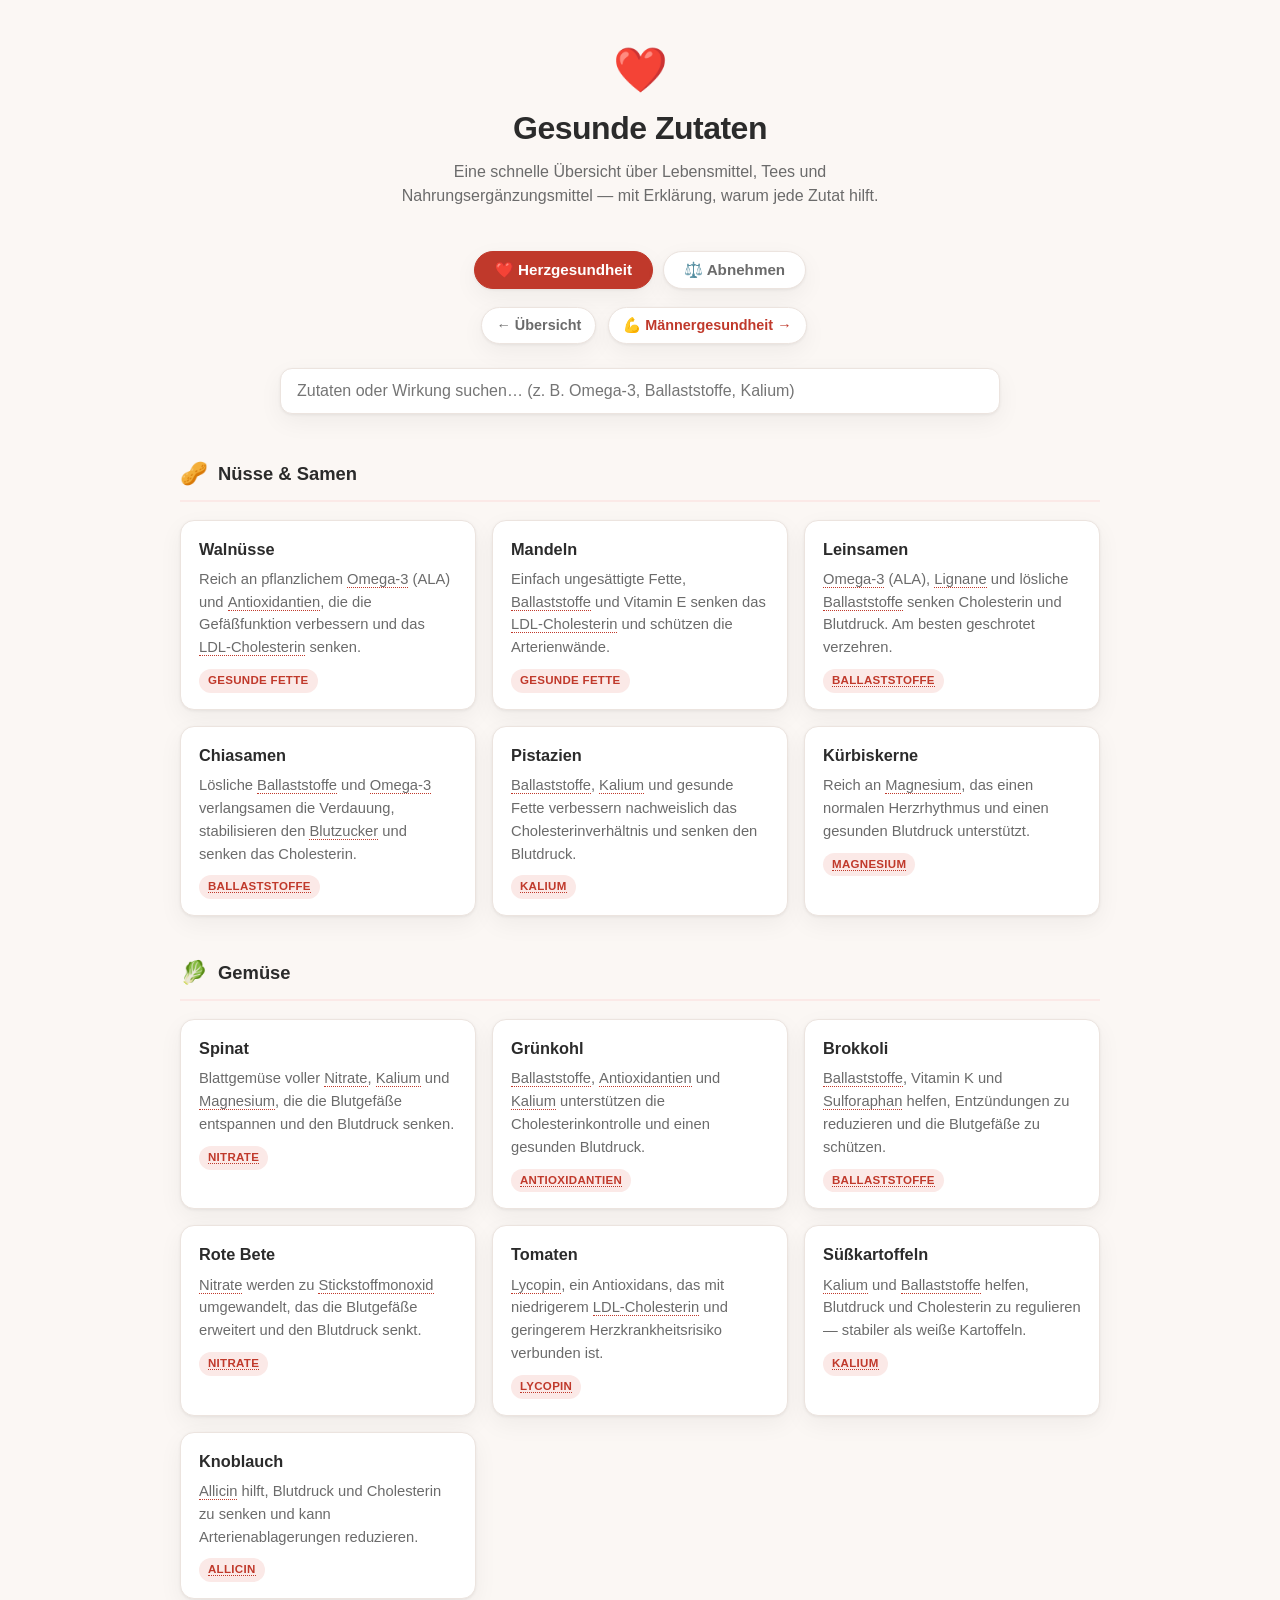
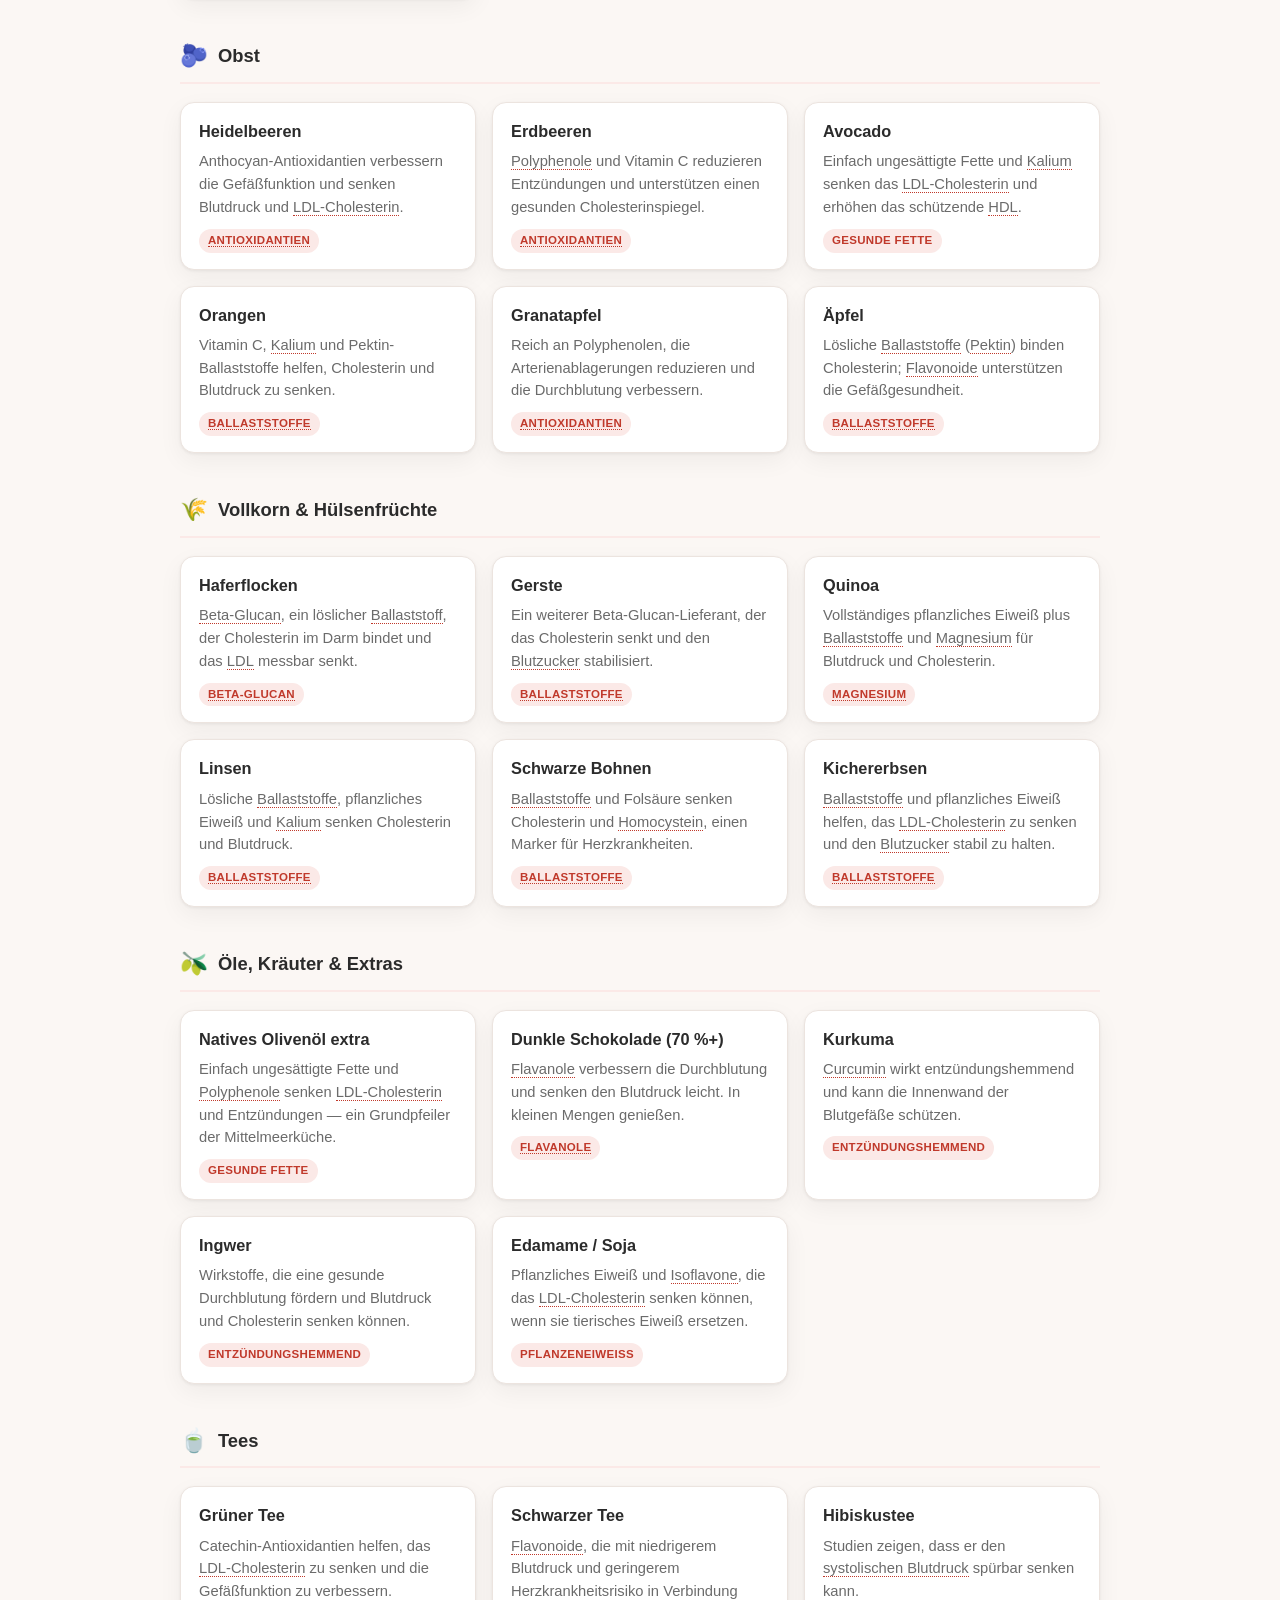
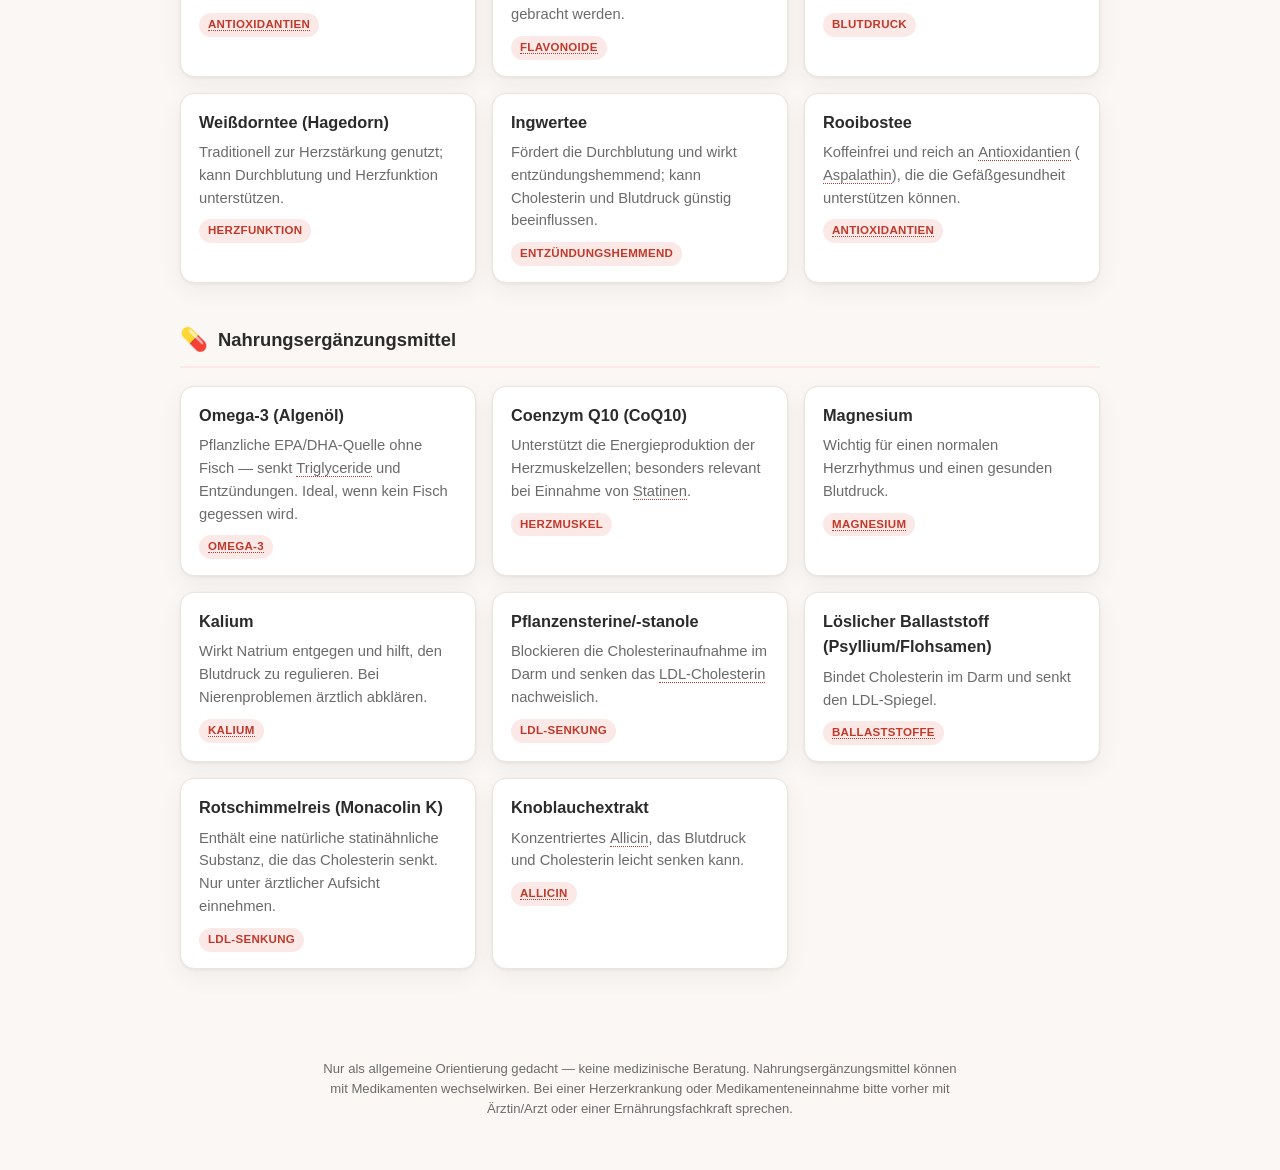
<file: gesundheit/index.html>
<!DOCTYPE html>
<html lang="de">
<head>
<meta charset="UTF-8">
<meta name="viewport" content="width=device-width, initial-scale=1.0">
<meta name="robots" content="noindex, nofollow">
<title>Gesunde Zutaten – Herz &amp; Abnehmen</title>
<style>
  :root {
    --bg: #fbf7f4;
    --card: #ffffff;
    --ink: #2b2b2b;
    --muted: #6b6b6b;
    --accent: #c0392b;
    --accent-soft: #fbe9e7;
    --border: #ece4df;
    --shadow: 0 1px 3px rgba(0,0,0,.06), 0 8px 24px rgba(0,0,0,.05);
  }
  * { box-sizing: border-box; }
  body {
    margin: 0;
    font-family: -apple-system, BlinkMacSystemFont, "Segoe UI", Roboto, Helvetica, Arial, sans-serif;
    background: var(--bg);
    color: var(--ink);
    line-height: 1.55;
  }
  header {
    text-align: center;
    padding: 48px 20px 24px;
    max-width: 760px;
    margin: 0 auto;
  }
  header .heart { font-size: 44px; line-height: 1; }
  h1 { font-size: 2rem; margin: 12px 0 6px; letter-spacing: -0.5px; }
  header p { color: var(--muted); margin: 0 auto; max-width: 560px; }

  .search-wrap {
    max-width: 760px;
    margin: 24px auto 8px;
    padding: 0 20px;
  }
  #search {
    width: 100%;
    padding: 13px 16px;
    font-size: 1rem;
    border: 1px solid var(--border);
    border-radius: 12px;
    background: var(--card);
    box-shadow: var(--shadow);
    outline: none;
  }
  #search:focus { border-color: var(--accent); }

  .tabs {
    display: flex;
    gap: 10px;
    justify-content: center;
    flex-wrap: wrap;
    max-width: 760px;
    margin: 18px auto 0;
    padding: 0 20px;
  }
  .tab {
    border: 1px solid var(--border);
    background: var(--card);
    padding: 9px 20px;
    border-radius: 999px;
    cursor: pointer;
    font-size: .95rem;
    font-weight: 600;
    color: var(--muted);
    box-shadow: var(--shadow);
    transition: all .12s ease;
  }
  .tab:hover { transform: translateY(-1px); }
  .tab.active { background: var(--accent); color: #fff; border-color: var(--accent); }

  .topic-intro {
    max-width: 920px;
    margin: 0 auto 26px;
    background: var(--accent-soft);
    border: 1px solid var(--border);
    border-radius: 12px;
    padding: 14px 18px;
    color: var(--ink);
    font-size: .92rem;
    line-height: 1.5;
  }

  .wiki-nav {
    text-align: center;
    margin: 18px auto 0;
    padding: 0 20px;
    font-size: .9rem;
    color: var(--muted);
  }
  .wiki-link {
    display: inline-flex;
    align-items: center;
    gap: 6px;
    margin-left: 8px;
    padding: 6px 14px;
    border-radius: 999px;
    border: 1px solid var(--border);
    background: var(--card);
    color: var(--accent);
    text-decoration: none;
    font-weight: 600;
    box-shadow: var(--shadow);
    transition: transform .12s ease;
  }
  .wiki-link:hover { transform: translateY(-1px); }
  .wiki-link.back { color: var(--muted); }

  main { max-width: 960px; margin: 0 auto; padding: 20px; }

  .category { margin-bottom: 40px; }
  .category h2 {
    font-size: 1.15rem;
    display: flex;
    align-items: center;
    gap: 10px;
    border-bottom: 2px solid var(--accent-soft);
    padding-bottom: 8px;
    margin-bottom: 18px;
  }
  .category h2 .emoji { font-size: 1.4rem; }

  .grid {
    display: grid;
    grid-template-columns: repeat(auto-fill, minmax(280px, 1fr));
    gap: 16px;
  }
  .card {
    background: var(--card);
    border: 1px solid var(--border);
    border-radius: 14px;
    padding: 16px 18px;
    box-shadow: var(--shadow);
    transition: transform .12s ease;
  }
  .card:hover { transform: translateY(-2px); }
  .card h3 { margin: 0 0 6px; font-size: 1.02rem; }
  .card p { margin: 0; color: var(--muted); font-size: .92rem; }
  .card .tag {
    display: inline-block;
    margin-top: 10px;
    font-size: .72rem;
    font-weight: 600;
    letter-spacing: .3px;
    text-transform: uppercase;
    color: var(--accent);
    background: var(--accent-soft);
    padding: 3px 9px;
    border-radius: 999px;
  }

  .no-results { text-align: center; color: var(--muted); display: none; padding: 40px; }

  /* Glossar-Tooltips */
  .term {
    border-bottom: 1px dotted var(--accent);
    cursor: help;
    position: relative;
    color: inherit;
  }
  .term:focus { outline: 2px solid var(--accent); outline-offset: 2px; border-radius: 3px; }
  .term::after {
    content: attr(data-def);
    position: absolute;
    left: 50%;
    bottom: calc(100% + 10px);
    transform: translateX(-50%);
    width: max-content;
    max-width: 260px;
    background: #2b2b2b;
    color: #fff;
    text-align: left;
    font-size: .8rem;
    font-weight: 400;
    line-height: 1.4;
    letter-spacing: 0;
    text-transform: none;
    padding: 9px 12px;
    border-radius: 10px;
    box-shadow: 0 6px 20px rgba(0,0,0,.25);
    opacity: 0;
    visibility: hidden;
    transition: opacity .12s ease;
    z-index: 20;
    pointer-events: none;
  }
  .term::before {
    content: "";
    position: absolute;
    left: 50%;
    bottom: calc(100% + 4px);
    transform: translateX(-50%);
    border: 6px solid transparent;
    border-top-color: #2b2b2b;
    opacity: 0;
    visibility: hidden;
    transition: opacity .12s ease;
    z-index: 20;
    pointer-events: none;
  }
  .term:hover::after, .term:focus::after,
  .term:hover::before, .term:focus::before {
    opacity: 1;
    visibility: visible;
  }

  footer {
    text-align: center;
    color: var(--muted);
    font-size: .82rem;
    padding: 30px 20px 50px;
    max-width: 680px;
    margin: 0 auto;
  }
</style>
</head>
<body>
<header>
  <div class="heart">❤️</div>
  <h1>Gesunde Zutaten</h1>
  <p>Eine schnelle Übersicht über Lebensmittel, Tees und Nahrungsergänzungsmittel — mit Erklärung, warum jede Zutat hilft.</p>
</header>

<div class="tabs">
  <button class="tab active" data-topic="herz">❤️ Herzgesundheit</button>
  <button class="tab" data-topic="abnehmen">⚖️ Abnehmen</button>
</div>

<div class="wiki-nav">
  <a class="wiki-link back" href="../amars/">← Übersicht</a>
  <a class="wiki-link" href="../maennergesundheit/">💪 Männergesundheit →</a>
</div>

<div class="search-wrap">
  <input id="search" type="search" placeholder="Zutaten oder Wirkung suchen… (z. B. Omega-3, Ballaststoffe, Kalium)" aria-label="Zutaten suchen">
</div>

<main id="content">

  <section class="category" data-cat="Nüsse und Samen">
    <h2><span class="emoji">🥜</span> Nüsse &amp; Samen</h2>
    <div class="grid">
      <div class="card"><h3>Walnüsse</h3><p>Reich an pflanzlichem Omega-3 (ALA) und Antioxidantien, die die Gefäßfunktion verbessern und das LDL-Cholesterin senken.</p><span class="tag">Gesunde Fette</span></div>
      <div class="card"><h3>Mandeln</h3><p>Einfach ungesättigte Fette, Ballaststoffe und Vitamin E senken das LDL-Cholesterin und schützen die Arterienwände.</p><span class="tag">Gesunde Fette</span></div>
      <div class="card"><h3>Leinsamen</h3><p>Omega-3 (ALA), Lignane und lösliche Ballaststoffe senken Cholesterin und Blutdruck. Am besten geschrotet verzehren.</p><span class="tag">Ballaststoffe</span></div>
      <div class="card"><h3>Chiasamen</h3><p>Lösliche Ballaststoffe und Omega-3 verlangsamen die Verdauung, stabilisieren den Blutzucker und senken das Cholesterin.</p><span class="tag">Ballaststoffe</span></div>
      <div class="card"><h3>Pistazien</h3><p>Ballaststoffe, Kalium und gesunde Fette verbessern nachweislich das Cholesterinverhältnis und senken den Blutdruck.</p><span class="tag">Kalium</span></div>
      <div class="card"><h3>Kürbiskerne</h3><p>Reich an Magnesium, das einen normalen Herzrhythmus und einen gesunden Blutdruck unterstützt.</p><span class="tag">Magnesium</span></div>
    </div>
  </section>

  <section class="category" data-cat="Gemüse">
    <h2><span class="emoji">🥬</span> Gemüse</h2>
    <div class="grid">
      <div class="card"><h3>Spinat</h3><p>Blattgemüse voller Nitrate, Kalium und Magnesium, die die Blutgefäße entspannen und den Blutdruck senken.</p><span class="tag">Nitrate</span></div>
      <div class="card"><h3>Grünkohl</h3><p>Ballaststoffe, Antioxidantien und Kalium unterstützen die Cholesterinkontrolle und einen gesunden Blutdruck.</p><span class="tag">Antioxidantien</span></div>
      <div class="card"><h3>Brokkoli</h3><p>Ballaststoffe, Vitamin K und Sulforaphan helfen, Entzündungen zu reduzieren und die Blutgefäße zu schützen.</p><span class="tag">Ballaststoffe</span></div>
      <div class="card"><h3>Rote Bete</h3><p>Nitrate werden zu Stickstoffmonoxid umgewandelt, das die Blutgefäße erweitert und den Blutdruck senkt.</p><span class="tag">Nitrate</span></div>
      <div class="card"><h3>Tomaten</h3><p>Lycopin, ein Antioxidans, das mit niedrigerem LDL-Cholesterin und geringerem Herzkrankheitsrisiko verbunden ist.</p><span class="tag">Lycopin</span></div>
      <div class="card"><h3>Süßkartoffeln</h3><p>Kalium und Ballaststoffe helfen, Blutdruck und Cholesterin zu regulieren — stabiler als weiße Kartoffeln.</p><span class="tag">Kalium</span></div>
      <div class="card"><h3>Knoblauch</h3><p>Allicin hilft, Blutdruck und Cholesterin zu senken und kann Arterienablagerungen reduzieren.</p><span class="tag">Allicin</span></div>
    </div>
  </section>

  <section class="category" data-cat="Obst">
    <h2><span class="emoji">🫐</span> Obst</h2>
    <div class="grid">
      <div class="card"><h3>Heidelbeeren</h3><p>Anthocyan-Antioxidantien verbessern die Gefäßfunktion und senken Blutdruck und LDL-Cholesterin.</p><span class="tag">Antioxidantien</span></div>
      <div class="card"><h3>Erdbeeren</h3><p>Polyphenole und Vitamin C reduzieren Entzündungen und unterstützen einen gesunden Cholesterinspiegel.</p><span class="tag">Antioxidantien</span></div>
      <div class="card"><h3>Avocado</h3><p>Einfach ungesättigte Fette und Kalium senken das LDL-Cholesterin und erhöhen das schützende HDL.</p><span class="tag">Gesunde Fette</span></div>
      <div class="card"><h3>Orangen</h3><p>Vitamin C, Kalium und Pektin-Ballaststoffe helfen, Cholesterin und Blutdruck zu senken.</p><span class="tag">Ballaststoffe</span></div>
      <div class="card"><h3>Granatapfel</h3><p>Reich an Polyphenolen, die Arterienablagerungen reduzieren und die Durchblutung verbessern.</p><span class="tag">Antioxidantien</span></div>
      <div class="card"><h3>Äpfel</h3><p>Lösliche Ballaststoffe (Pektin) binden Cholesterin; Flavonoide unterstützen die Gefäßgesundheit.</p><span class="tag">Ballaststoffe</span></div>
    </div>
  </section>

  <section class="category" data-cat="Vollkorn und Hülsenfrüchte">
    <h2><span class="emoji">🌾</span> Vollkorn &amp; Hülsenfrüchte</h2>
    <div class="grid">
      <div class="card"><h3>Haferflocken</h3><p>Beta-Glucan, ein löslicher Ballaststoff, der Cholesterin im Darm bindet und das LDL messbar senkt.</p><span class="tag">Beta-Glucan</span></div>
      <div class="card"><h3>Gerste</h3><p>Ein weiterer Beta-Glucan-Lieferant, der das Cholesterin senkt und den Blutzucker stabilisiert.</p><span class="tag">Ballaststoffe</span></div>
      <div class="card"><h3>Quinoa</h3><p>Vollständiges pflanzliches Eiweiß plus Ballaststoffe und Magnesium für Blutdruck und Cholesterin.</p><span class="tag">Magnesium</span></div>
      <div class="card"><h3>Linsen</h3><p>Lösliche Ballaststoffe, pflanzliches Eiweiß und Kalium senken Cholesterin und Blutdruck.</p><span class="tag">Ballaststoffe</span></div>
      <div class="card"><h3>Schwarze Bohnen</h3><p>Ballaststoffe und Folsäure senken Cholesterin und Homocystein, einen Marker für Herzkrankheiten.</p><span class="tag">Ballaststoffe</span></div>
      <div class="card"><h3>Kichererbsen</h3><p>Ballaststoffe und pflanzliches Eiweiß helfen, das LDL-Cholesterin zu senken und den Blutzucker stabil zu halten.</p><span class="tag">Ballaststoffe</span></div>
    </div>
  </section>

  <section class="category" data-cat="Öle, Kräuter und Extras">
    <h2><span class="emoji">🫒</span> Öle, Kräuter &amp; Extras</h2>
    <div class="grid">
      <div class="card"><h3>Natives Olivenöl extra</h3><p>Einfach ungesättigte Fette und Polyphenole senken LDL-Cholesterin und Entzündungen — ein Grundpfeiler der Mittelmeerküche.</p><span class="tag">Gesunde Fette</span></div>
      <div class="card"><h3>Dunkle Schokolade (70 %+)</h3><p>Flavanole verbessern die Durchblutung und senken den Blutdruck leicht. In kleinen Mengen genießen.</p><span class="tag">Flavanole</span></div>
      <div class="card"><h3>Kurkuma</h3><p>Curcumin wirkt entzündungshemmend und kann die Innenwand der Blutgefäße schützen.</p><span class="tag">Entzündungshemmend</span></div>
      <div class="card"><h3>Ingwer</h3><p>Wirkstoffe, die eine gesunde Durchblutung fördern und Blutdruck und Cholesterin senken können.</p><span class="tag">Entzündungshemmend</span></div>
      <div class="card"><h3>Edamame / Soja</h3><p>Pflanzliches Eiweiß und Isoflavone, die das LDL-Cholesterin senken können, wenn sie tierisches Eiweiß ersetzen.</p><span class="tag">Pflanzeneiweiß</span></div>
    </div>
  </section>

  <section class="category" data-cat="Tees">
    <h2><span class="emoji">🍵</span> Tees</h2>
    <div class="grid">
      <div class="card"><h3>Grüner Tee</h3><p>Catechin-Antioxidantien helfen, das LDL-Cholesterin zu senken und die Gefäßfunktion zu verbessern.</p><span class="tag">Antioxidantien</span></div>
      <div class="card"><h3>Schwarzer Tee</h3><p>Flavonoide, die mit niedrigerem Blutdruck und geringerem Herzkrankheitsrisiko in Verbindung gebracht werden.</p><span class="tag">Flavonoide</span></div>
      <div class="card"><h3>Hibiskustee</h3><p>Studien zeigen, dass er den systolischen Blutdruck spürbar senken kann.</p><span class="tag">Blutdruck</span></div>
      <div class="card"><h3>Weißdorntee (Hagedorn)</h3><p>Traditionell zur Herzstärkung genutzt; kann Durchblutung und Herzfunktion unterstützen.</p><span class="tag">Herzfunktion</span></div>
      <div class="card"><h3>Ingwertee</h3><p>Fördert die Durchblutung und wirkt entzündungshemmend; kann Cholesterin und Blutdruck günstig beeinflussen.</p><span class="tag">Entzündungshemmend</span></div>
      <div class="card"><h3>Rooibostee</h3><p>Koffeinfrei und reich an Antioxidantien (Aspalathin), die die Gefäßgesundheit unterstützen können.</p><span class="tag">Antioxidantien</span></div>
    </div>
  </section>

  <section class="category" data-cat="Nahrungsergänzungsmittel">
    <h2><span class="emoji">💊</span> Nahrungsergänzungsmittel</h2>
    <div class="grid">
      <div class="card"><h3>Omega-3 (Algenöl)</h3><p>Pflanzliche EPA/DHA-Quelle ohne Fisch — senkt Triglyceride und Entzündungen. Ideal, wenn kein Fisch gegessen wird.</p><span class="tag">Omega-3</span></div>
      <div class="card"><h3>Coenzym Q10 (CoQ10)</h3><p>Unterstützt die Energieproduktion der Herzmuskelzellen; besonders relevant bei Einnahme von Statinen.</p><span class="tag">Herzmuskel</span></div>
      <div class="card"><h3>Magnesium</h3><p>Wichtig für einen normalen Herzrhythmus und einen gesunden Blutdruck.</p><span class="tag">Magnesium</span></div>
      <div class="card"><h3>Kalium</h3><p>Wirkt Natrium entgegen und hilft, den Blutdruck zu regulieren. Bei Nierenproblemen ärztlich abklären.</p><span class="tag">Kalium</span></div>
      <div class="card"><h3>Pflanzensterine/-stanole</h3><p>Blockieren die Cholesterinaufnahme im Darm und senken das LDL-Cholesterin nachweislich.</p><span class="tag">LDL-Senkung</span></div>
      <div class="card"><h3>Löslicher Ballaststoff (Psyllium/Flohsamen)</h3><p>Bindet Cholesterin im Darm und senkt den LDL-Spiegel.</p><span class="tag">Ballaststoffe</span></div>
      <div class="card"><h3>Rotschimmelreis (Monacolin K)</h3><p>Enthält eine natürliche statinähnliche Substanz, die das Cholesterin senkt. Nur unter ärztlicher Aufsicht einnehmen.</p><span class="tag">LDL-Senkung</span></div>
      <div class="card"><h3>Knoblauchextrakt</h3><p>Konzentriertes Allicin, das Blutdruck und Cholesterin leicht senken kann.</p><span class="tag">Allicin</span></div>
    </div>
  </section>

  <div class="topic-intro" data-topic="abnehmen">
    <strong>Prinzip:</strong> Abnehmen gelingt über ein <span class="term" tabindex="0" data-def="Weniger Kalorien aufnehmen als verbrauchen – die Grundvoraussetzung fürs Abnehmen.">Kaloriendefizit</span>.
    Diese Zutaten machen das leichter — sie sättigen stark, liefern viel Volumen bei wenig Kalorien oder kurbeln den Stoffwechsel leicht an. Sie ersetzen kein Defizit, sondern helfen, es durchzuhalten.
  </div>

  <section class="category" data-topic="abnehmen" data-cat="Abnehmen Lebensmittel">
    <h2><span class="emoji">🥗</span> Abnehmen &middot; Lebensmittel</h2>
    <div class="grid">
      <div class="card"><h3>Eier</h3><p>Sehr proteinreich und mit hohem Sättigungsindex — halten lange satt und reduzieren die spätere Kalorienaufnahme.</p><span class="tag">Protein</span></div>
      <div class="card"><h3>Magerquark</h3><p>Eines der proteinreichsten Lebensmittel bei wenig Kalorien; das Protein sorgt für lang anhaltende Sättigung.</p><span class="tag">Protein</span></div>
      <div class="card"><h3>Griechischer Joghurt</h3><p>Viel Protein plus Probiotika für die Darmgesundheit — sättigt gut bei niedriger Energiedichte.</p><span class="tag">Protein</span></div>
      <div class="card"><h3>Haferflocken</h3><p>Beta-Glucan quillt im Magen, verlangsamt die Verdauung und hält den Blutzucker stabil — weniger Heißhunger.</p><span class="tag">Sättigung</span></div>
      <div class="card"><h3>Hülsenfrüchte</h3><p>Kombinieren Protein und Ballaststoffe bei niedriger Energiedichte — sehr sättigend pro Kalorie.</p><span class="tag">Ballaststoffe</span></div>
      <div class="card"><h3>Blattgemüse</h3><p>Große Portionen bei minimalen Kalorien füllen den Magen — ideale niedrige Energiedichte.</p><span class="tag">Energiedichte</span></div>
      <div class="card"><h3>Beeren</h3><p>Süß und ballaststoffreich bei wenig Zucker und Kalorien — stillen den Süßhunger.</p><span class="tag">Ballaststoffe</span></div>
      <div class="card"><h3>Chili &amp; Cayenne</h3><p>Capsaicin wirkt leicht thermogen und kann den Appetit kurzzeitig dämpfen.</p><span class="tag">Thermogenese</span></div>
      <div class="card"><h3>Apfelessig</h3><p>Kann die Magenentleerung verlangsamen, die Sättigung fördern und Blutzuckerspitzen glätten.</p><span class="tag">Sättigung</span></div>
      <div class="card"><h3>Gekochte &amp; abgekühlte Kartoffeln</h3><p>Bilden resistente Stärke, die stark sättigt und den Blutzucker weniger ansteigen lässt.</p><span class="tag">Sättigung</span></div>
    </div>
  </section>

  <section class="category" data-topic="abnehmen" data-cat="Abnehmen Tees und Getränke">
    <h2><span class="emoji">🍵</span> Abnehmen &middot; Tees &amp; Getränke</h2>
    <div class="grid">
      <div class="card"><h3>Grüner Tee</h3><p>EGCG und Koffein fördern gemeinsam die Fettverbrennung und Thermogenese.</p><span class="tag">Thermogenese</span></div>
      <div class="card"><h3>Matcha</h3><p>Konzentrierte Form des grünen Tees mit besonders viel EGCG.</p><span class="tag">Thermogenese</span></div>
      <div class="card"><h3>Schwarzer Kaffee</h3><p>Koffein steigert kurzfristig den Stoffwechsel und dämpft den Appetit — ohne Kalorien.</p><span class="tag">Koffein</span></div>
      <div class="card"><h3>Ingwertee</h3><p>Wirkt leicht thermogen und kann das Sättigungsgefühl unterstützen.</p><span class="tag">Thermogenese</span></div>
      <div class="card"><h3>Pu-Erh-Tee</h3><p>Wird in Studien mit einem günstigeren Fettstoffwechsel in Verbindung gebracht.</p><span class="tag">Stoffwechsel</span></div>
      <div class="card"><h3>Wasser vor dem Essen</h3><p>Ein Glas vor der Mahlzeit füllt den Magen und senkt die aufgenommene Kalorienmenge.</p><span class="tag">Sättigung</span></div>
    </div>
  </section>

  <section class="category" data-topic="abnehmen" data-cat="Abnehmen Nahrungsergaenzung">
    <h2><span class="emoji">💊</span> Abnehmen &middot; Nahrungsergänzungsmittel</h2>
    <div class="grid">
      <div class="card"><h3>Glucomannan (Konjak)</h3><p>Quillt im Magen stark auf und dämpft den Appetit — der einzige von der EFSA für Gewichtsabnahme anerkannte Ballaststoff.</p><span class="tag">Sättigung</span></div>
      <div class="card"><h3>Flohsamenschalen (Psyllium)</h3><p>Lösliche Ballaststoffe, die im Magen aufquellen und die Sättigung erhöhen.</p><span class="tag">Ballaststoffe</span></div>
      <div class="card"><h3>Proteinpulver (Whey)</h3><p>Erhöht die Sättigung und hilft, im Kaloriendefizit die Muskelmasse zu erhalten.</p><span class="tag">Protein</span></div>
      <div class="card"><h3>Koffein</h3><p>Steigert den Energieverbrauch und die Leistungsfähigkeit beim Training.</p><span class="tag">Koffein</span></div>
      <div class="card"><h3>Grüntee-Extrakt (EGCG)</h3><p>Konzentriertes EGCG, das die Fettverbrennung leicht ankurbeln kann.</p><span class="tag">Thermogenese</span></div>
      <div class="card"><h3>Grüner Kaffee-Extrakt</h3><p>Enthält Chlorogensäure, die die Glukoseaufnahme im Darm verlangsamen kann.</p><span class="tag">Blutzucker</span></div>
    </div>
  </section>

  <p class="no-results" id="noResults">Keine Zutaten entsprechen deiner Suche.</p>

</main>

<footer>
  Nur als allgemeine Orientierung gedacht — keine medizinische Beratung. Nahrungsergänzungsmittel können mit
  Medikamenten wechselwirken. Bei einer Herzerkrankung oder Medikamenteneinnahme bitte vorher mit Ärztin/Arzt
  oder einer Ernährungsfachkraft sprechen.
</footer>

<script>
  // ---- Glossar: Fachbegriff -> Erklärung ----
  const glossar = {
    "Omega-3": "Mehrfach ungesättigte Fettsäuren, die Triglyceride und Entzündungen senken und den Herzrhythmus stabilisieren.",
    "einfach ungesättigte Fette": "Herzfreundliche Fette (z. B. in Olivenöl, Avocado), die das schädliche LDL senken, ohne das schützende HDL zu verringern.",
    "gesättigte Fette": "Vor allem in tierischen Produkten; im Übermaß erhöhen sie das LDL-Cholesterin.",
    "Antioxidantien": "Stoffe, die Zellen vor oxidativem Stress schützen und so Gefäße und Herz gesund halten.",
    "Anthocyan": "Blau-violetter Pflanzenfarbstoff (z. B. in Heidelbeeren) mit stark antioxidativer Wirkung.",
    "Polyphenole": "Pflanzenstoffe mit antioxidativer, entzündungshemmender Wirkung, die die Gefäßgesundheit fördern.",
    "Flavanole": "Untergruppe der Flavonoide (z. B. in Kakao, grünem Tee), die die Durchblutung verbessern und den Blutdruck leicht senken.",
    "Flavanole)": "Untergruppe der Flavonoide (z. B. in Kakao, grünem Tee), die die Durchblutung verbessern und den Blutdruck leicht senken.",
    "Flavonoide": "Sekundäre Pflanzenstoffe, die Entzündungen reduzieren und Blutdruck sowie Cholesterin günstig beeinflussen.",
    "Catechin": "Antioxidans im grünen Tee, das das LDL-Cholesterin senken und die Gefäßfunktion verbessern kann.",
    "Curcumin": "Aktiver Wirkstoff der Kurkuma mit entzündungshemmender Wirkung auf die Gefäßwände.",
    "Isoflavone": "Pflanzliche Stoffe in Soja, die das LDL-Cholesterin senken können.",
    "Lycopin": "Roter Pflanzenfarbstoff (z. B. in Tomaten), ein Antioxidans, das mit niedrigerem LDL verbunden ist.",
    "Allicin": "Schwefelverbindung im Knoblauch, die Blutdruck und Cholesterin leicht senken kann.",
    "Sulforaphan": "Pflanzenstoff in Brokkoli, der Entzündungen hemmt und die Blutgefäße schützt.",
    "Aspalathin": "Antioxidans im Rooibostee, das die Gefäßgesundheit unterstützen kann.",
    "Beta-Glucan": "Löslicher Ballaststoff (in Hafer und Gerste), der Cholesterin im Darm bindet und das LDL messbar senkt.",
    "Ballaststoffe": "Unverdauliche Pflanzenfasern; lösliche binden Cholesterin und stabilisieren den Blutzucker.",
    "Ballaststoff": "Unverdauliche Pflanzenfaser; lösliche binden Cholesterin und stabilisieren den Blutzucker.",
    "Pektin": "Löslicher Ballaststoff (z. B. in Äpfeln, Orangen), der Cholesterin im Darm bindet.",
    "Lignane": "Pflanzenstoffe in Leinsamen mit antioxidativer, herzschützender Wirkung.",
    "Kalium": "Mineralstoff, der Natrium entgegenwirkt und hilft, den Blutdruck zu senken.",
    "Magnesium": "Mineralstoff, der einen normalen Herzrhythmus und gesunden Blutdruck unterstützt.",
    "Nitrate": "Werden im Körper zu Stickstoffmonoxid umgewandelt, das die Blutgefäße erweitert.",
    "Stickstoffmonoxid": "Botenstoff, der die Blutgefäße erweitert (Vasodilatation) und so den Blutdruck senkt.",
    "LDL-Cholesterin": "Das „schlechte“ Cholesterin, das sich in den Arterien ablagern und Plaques bilden kann.",
    "LDL": "Das „schlechte“ Cholesterin, das sich in den Arterien ablagern und Plaques bilden kann.",
    "HDL": "Das „gute“ Cholesterin, das überschüssiges Cholesterin aus den Gefäßen abtransportiert.",
    "Triglyceride": "Blutfette; hohe Werte erhöhen das Risiko für Herz-Kreislauf-Erkrankungen.",
    "Homocystein": "Aminosäure im Blut; erhöhte Werte gelten als Risikomarker für Herzkrankheiten.",
    "Pflanzensterine": "Pflanzliche Stoffe, die die Cholesterinaufnahme im Darm blockieren und das LDL senken.",
    "Pflanzensterine/-stanole": "Pflanzliche Stoffe, die die Cholesterinaufnahme im Darm blockieren und das LDL senken.",
    "Monacolin K": "Natürliche statinähnliche Substanz im Rotschimmelreis, die das Cholesterin senkt.",
    "CoQ10": "Coenzym Q10 – unterstützt die Energiegewinnung der Herzmuskelzellen.",
    "Coenzym Q10": "Unterstützt die Energiegewinnung der Herzmuskelzellen; relevant bei Statin-Einnahme.",
    "Statine": "Cholesterinsenkende Medikamente; können den körpereigenen CoQ10-Spiegel verringern.",
    "Statinen": "Cholesterinsenkende Medikamente; können den körpereigenen CoQ10-Spiegel verringern.",
    "systolischen Blutdruck": "Der obere Blutdruckwert – der Druck, wenn das Herz sich zusammenzieht.",
    "Kaloriendefizit": "Weniger Kalorien aufnehmen als verbrauchen – die Grundvoraussetzung fürs Abnehmen.",
    "Protein": "Sättigt am stärksten aller Nährstoffe und hilft, im Kaloriendefizit Muskelmasse zu erhalten.",
    "Sättigungsindex": "Maß dafür, wie lange und stark ein Lebensmittel satt hält – hohe Werte senken die Kalorienaufnahme.",
    "Sättigung": "Wie lange und stark ein Lebensmittel satt hält – starke Sättigung reduziert die Kalorienaufnahme.",
    "Sättigungsgefühl": "Das Gefühl, satt zu sein; es beendet die Nahrungsaufnahme und begrenzt die Kalorienmenge.",
    "Energiedichte": "Kalorien pro Gramm; Lebensmittel mit niedriger Energiedichte sättigen bei wenig Kalorien.",
    "Thermogenese": "Wärmebildung des Körpers, die den Energieverbrauch erhöht und die Fettverbrennung ankurbelt.",
    "thermogen": "Wärmebildend – erhöht kurzzeitig den Energieverbrauch des Körpers.",
    "Stoffwechsel": "Alle Umwandlungsvorgänge im Körper; ein höherer Umsatz verbrennt mehr Kalorien.",
    "Fettstoffwechsel": "Verarbeitung und Verbrennung von Fetten im Körper zur Energiegewinnung.",
    "Fettverbrennung": "Abbau von Körperfett zur Energiegewinnung – Ziel beim Abnehmen.",
    "Koffein": "Regt das Nervensystem an, steigert kurzfristig den Energieverbrauch und dämpft den Appetit.",
    "EGCG": "Catechin im grünen Tee, das Fettverbrennung und Thermogenese fördern kann.",
    "Capsaicin": "Scharfstoff in Chili, der leicht thermogen wirkt und den Appetit dämpfen kann.",
    "Glucomannan": "Wasserlöslicher Ballaststoff aus der Konjakwurzel, der im Magen aufquillt und stark sättigt.",
    "Chlorogensäure": "Stoff im grünen Kaffee, der die Glukoseaufnahme im Darm verlangsamen kann.",
    "resistente Stärke": "Stärke, die unverdaut in den Dickdarm gelangt, stark sättigt und den Blutzucker glättet.",
    "Probiotika": "Nützliche Darmbakterien, die Verdauung und Stoffwechsel positiv beeinflussen können.",
    "Blutzucker": "Der Glukosespiegel im Blut; stabile Werte beugen Heißhunger und Energietiefs vor.",
    "Whey": "Molkenprotein – ein schnell verfügbares, sehr sättigendes Eiweiß, das den Muskelerhalt unterstützt."
  };

  // Begriffe nach Länge sortieren, damit längere zuerst markiert werden
  const begriffe = Object.keys(glossar).sort((a, b) => b.length - a.length);

  function escapeRegExp(s) { return s.replace(/[.*+?^${}()|[\]\\]/g, '\\$&'); }

  // Text in einem Element markieren, ohne bereits markierte Begriffe erneut zu erfassen
  function markiere(el) {
    const walker = document.createTreeWalker(el, NodeFilter.SHOW_TEXT, null);
    const textNodes = [];
    let n;
    while ((n = walker.nextNode())) textNodes.push(n);

    textNodes.forEach(node => {
      if (node.parentNode.classList && node.parentNode.classList.contains('term')) return;
      let text = node.nodeValue;
      for (const begriff of begriffe) {
        const re = new RegExp('(^|[^\\wäöüÄÖÜß-])(' + escapeRegExp(begriff) + ')(?![\\wäöüÄÖÜß-])');
        if (re.test(text)) {
          const def = glossar[begriff].replace(/"/g, '&quot;');
          const span = document.createElement('span');
          const parts = text.split(re);
          // split mit Gruppen: [vor, davor-zeichen, begriff, danach...] – wir bauen neu auf
          const frag = document.createDocumentFragment();
          const idx = text.search(re);
          const m = text.match(re);
          const pre = text.slice(0, idx + m[1].length);
          const after = text.slice(idx + m[1].length + begriff.length);
          if (pre) frag.appendChild(document.createTextNode(pre));
          const t = document.createElement('span');
          t.className = 'term';
          t.setAttribute('tabindex', '0');
          t.setAttribute('data-def', glossar[begriff]);
          t.textContent = begriff;
          frag.appendChild(t);
          if (after) frag.appendChild(document.createTextNode(after));
          node.parentNode.replaceChild(frag, node);
          return; // pro Textknoten ein Begriff, Rest übernimmt der Walker beim nächsten Durchlauf nicht – daher erneut scannen
        }
      }
    });
  }

  // Mehrere Durchläufe, damit mehrere Begriffe pro Karte erfasst werden
  document.querySelectorAll('.card p, .card .tag').forEach(el => {
    for (let i = 0; i < 6; i++) markiere(el);
  });

  const search = document.getElementById('search');
  const categories = Array.from(document.querySelectorAll('.category'));
  const intros = Array.from(document.querySelectorAll('.topic-intro'));
  const tabs = Array.from(document.querySelectorAll('.tab'));
  const noResults = document.getElementById('noResults');

  // Sektionen ohne data-topic gehören zu "herz"
  const topicOf = el => el.dataset.topic || 'herz';
  let activeTopic = 'herz';

  function applyFilters() {
    const q = search.value.trim().toLowerCase();
    let anyVisible = false;

    categories.forEach(cat => {
      if (topicOf(cat) !== activeTopic) { cat.style.display = 'none'; return; }
      let catVisible = false;
      cat.querySelectorAll('.card').forEach(card => {
        const match = card.textContent.toLowerCase().includes(q);
        card.style.display = match ? '' : 'none';
        if (match) { catVisible = true; anyVisible = true; }
      });
      cat.style.display = catVisible ? '' : 'none';
    });

    // Hinweis-Kasten nur zum aktiven Thema und nur ohne aktive Suche zeigen
    intros.forEach(intro => {
      intro.style.display = (topicOf(intro) === activeTopic && !q) ? '' : 'none';
    });

    noResults.style.display = anyVisible ? 'none' : 'block';
  }

  tabs.forEach(tab => {
    tab.addEventListener('click', () => {
      activeTopic = tab.dataset.topic;
      tabs.forEach(t => t.classList.toggle('active', t === tab));
      applyFilters();
    });
  });

  search.addEventListener('input', applyFilters);

  applyFilters();
</script>
</body>
</html>
</file>
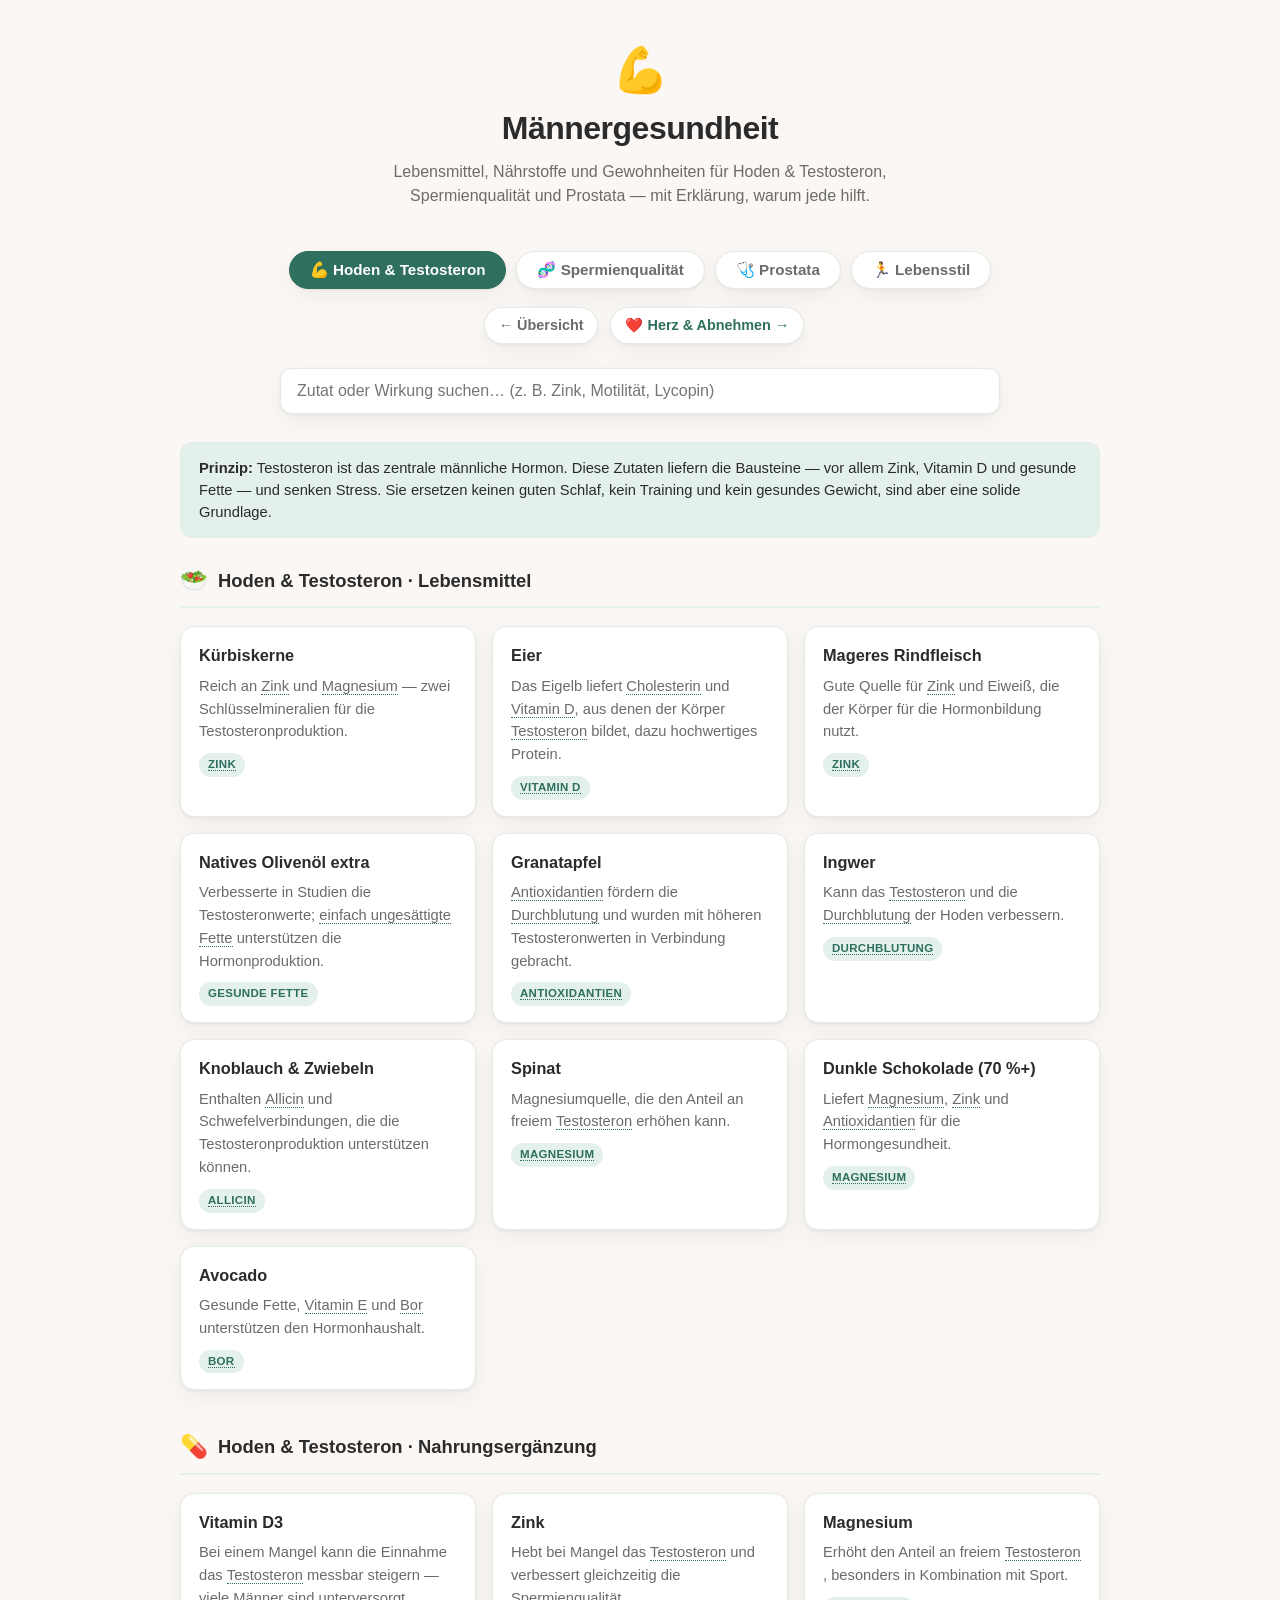
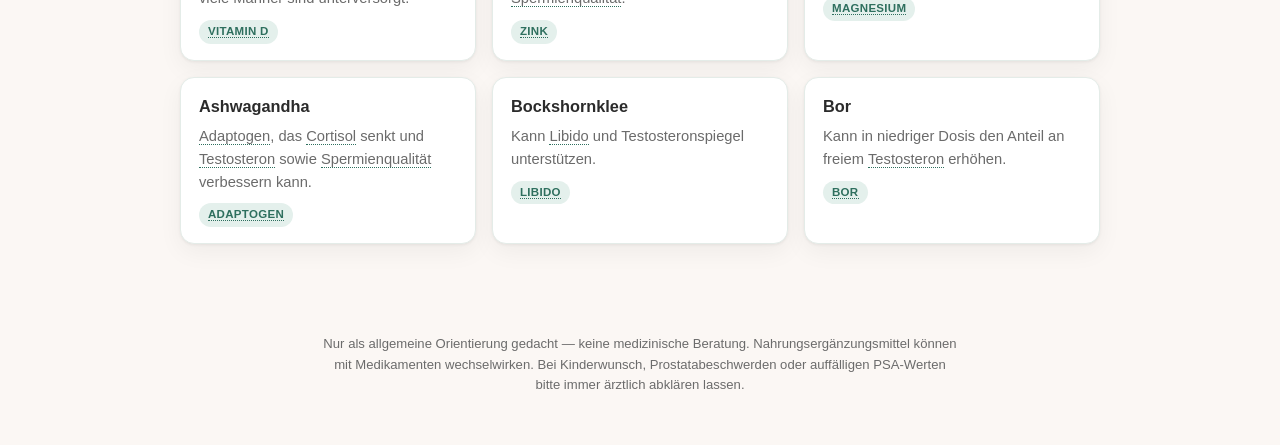
<file: maennergesundheit/index.html>
<!DOCTYPE html>
<html lang="de">
<head>
<meta charset="UTF-8">
<meta name="viewport" content="width=device-width, initial-scale=1.0">
<meta name="robots" content="noindex, nofollow">
<title>Männergesundheit – Hoden, Spermien &amp; Prostata</title>
<style>
  :root {
    --bg: #fbf7f4;
    --card: #ffffff;
    --ink: #2b2b2b;
    --muted: #6b6b6b;
    --accent: #2e6f5e;
    --accent-soft: #e4f0ec;
    --border: #e4ece8;
    --shadow: 0 1px 3px rgba(0,0,0,.06), 0 8px 24px rgba(0,0,0,.05);
  }
  * { box-sizing: border-box; }
  body {
    margin: 0;
    font-family: -apple-system, BlinkMacSystemFont, "Segoe UI", Roboto, Helvetica, Arial, sans-serif;
    background: var(--bg);
    color: var(--ink);
    line-height: 1.55;
  }
  header {
    text-align: center;
    padding: 48px 20px 24px;
    max-width: 760px;
    margin: 0 auto;
  }
  header .heart { font-size: 44px; line-height: 1; }
  h1 { font-size: 2rem; margin: 12px 0 6px; letter-spacing: -0.5px; }
  header p { color: var(--muted); margin: 0 auto; max-width: 560px; }

  .search-wrap {
    max-width: 760px;
    margin: 24px auto 8px;
    padding: 0 20px;
  }
  #search {
    width: 100%;
    padding: 13px 16px;
    font-size: 1rem;
    border: 1px solid var(--border);
    border-radius: 12px;
    background: var(--card);
    box-shadow: var(--shadow);
    outline: none;
  }
  #search:focus { border-color: var(--accent); }

  .tabs {
    display: flex;
    gap: 10px;
    justify-content: center;
    flex-wrap: wrap;
    max-width: 820px;
    margin: 18px auto 0;
    padding: 0 20px;
  }
  .tab {
    border: 1px solid var(--border);
    background: var(--card);
    padding: 9px 20px;
    border-radius: 999px;
    cursor: pointer;
    font-size: .95rem;
    font-weight: 600;
    color: var(--muted);
    box-shadow: var(--shadow);
    transition: all .12s ease;
  }
  .tab:hover { transform: translateY(-1px); }
  .tab.active { background: var(--accent); color: #fff; border-color: var(--accent); }

  .topic-intro {
    max-width: 920px;
    margin: 0 auto 26px;
    background: var(--accent-soft);
    border: 1px solid var(--border);
    border-radius: 12px;
    padding: 14px 18px;
    color: var(--ink);
    font-size: .92rem;
    line-height: 1.5;
  }

  .wiki-nav {
    text-align: center;
    margin: 18px auto 0;
    padding: 0 20px;
    font-size: .9rem;
    color: var(--muted);
  }
  .wiki-link {
    display: inline-flex;
    align-items: center;
    gap: 6px;
    margin-left: 8px;
    padding: 6px 14px;
    border-radius: 999px;
    border: 1px solid var(--border);
    background: var(--card);
    color: var(--accent);
    text-decoration: none;
    font-weight: 600;
    box-shadow: var(--shadow);
    transition: transform .12s ease;
  }
  .wiki-link:hover { transform: translateY(-1px); }
  .wiki-link.back { color: var(--muted); }

  main { max-width: 960px; margin: 0 auto; padding: 20px; }

  .category { margin-bottom: 40px; }
  .category h2 {
    font-size: 1.15rem;
    display: flex;
    align-items: center;
    gap: 10px;
    border-bottom: 2px solid var(--accent-soft);
    padding-bottom: 8px;
    margin-bottom: 18px;
  }
  .category h2 .emoji { font-size: 1.4rem; }

  .grid {
    display: grid;
    grid-template-columns: repeat(auto-fill, minmax(280px, 1fr));
    gap: 16px;
  }
  .card {
    background: var(--card);
    border: 1px solid var(--border);
    border-radius: 14px;
    padding: 16px 18px;
    box-shadow: var(--shadow);
    transition: transform .12s ease;
  }
  .card:hover { transform: translateY(-2px); }
  .card h3 { margin: 0 0 6px; font-size: 1.02rem; }
  .card p { margin: 0; color: var(--muted); font-size: .92rem; }
  .card .tag {
    display: inline-block;
    margin-top: 10px;
    font-size: .72rem;
    font-weight: 600;
    letter-spacing: .3px;
    text-transform: uppercase;
    color: var(--accent);
    background: var(--accent-soft);
    padding: 3px 9px;
    border-radius: 999px;
  }

  .no-results { text-align: center; color: var(--muted); display: none; padding: 40px; }

  /* Glossar-Tooltips */
  .term {
    border-bottom: 1px dotted var(--accent);
    cursor: help;
    position: relative;
    color: inherit;
  }
  .term:focus { outline: 2px solid var(--accent); outline-offset: 2px; border-radius: 3px; }
  .term::after {
    content: attr(data-def);
    position: absolute;
    left: 50%;
    bottom: calc(100% + 10px);
    transform: translateX(-50%);
    width: max-content;
    max-width: 260px;
    background: #2b2b2b;
    color: #fff;
    text-align: left;
    font-size: .8rem;
    font-weight: 400;
    line-height: 1.4;
    letter-spacing: 0;
    text-transform: none;
    padding: 9px 12px;
    border-radius: 10px;
    box-shadow: 0 6px 20px rgba(0,0,0,.25);
    opacity: 0;
    visibility: hidden;
    transition: opacity .12s ease;
    z-index: 20;
    pointer-events: none;
  }
  .term::before {
    content: "";
    position: absolute;
    left: 50%;
    bottom: calc(100% + 4px);
    transform: translateX(-50%);
    border: 6px solid transparent;
    border-top-color: #2b2b2b;
    opacity: 0;
    visibility: hidden;
    transition: opacity .12s ease;
    z-index: 20;
    pointer-events: none;
  }
  .term:hover::after, .term:focus::after,
  .term:hover::before, .term:focus::before {
    opacity: 1;
    visibility: visible;
  }

  footer {
    text-align: center;
    color: var(--muted);
    font-size: .82rem;
    padding: 30px 20px 50px;
    max-width: 680px;
    margin: 0 auto;
  }
</style>
</head>
<body>
<header>
  <div class="heart">💪</div>
  <h1>Männergesundheit</h1>
  <p>Lebensmittel, Nährstoffe und Gewohnheiten für Hoden &amp; Testosteron, Spermienqualität und Prostata — mit Erklärung, warum jede hilft.</p>
</header>

<div class="tabs">
  <button class="tab active" data-topic="hoden">💪 Hoden &amp; Testosteron</button>
  <button class="tab" data-topic="sperma">🧬 Spermienqualität</button>
  <button class="tab" data-topic="prostata">🩺 Prostata</button>
  <button class="tab" data-topic="lebensstil">🏃 Lebensstil</button>
</div>

<div class="wiki-nav">
  <a class="wiki-link back" href="../amars/">← Übersicht</a>
  <a class="wiki-link" href="../gesundheit/">❤️ Herz &amp; Abnehmen →</a>
</div>

<div class="search-wrap">
  <input id="search" type="search" placeholder="Zutat oder Wirkung suchen… (z. B. Zink, Motilität, Lycopin)" aria-label="Zutaten suchen">
</div>

<main id="content">

  <!-- ================= HODEN & TESTOSTERON ================= -->
  <div class="topic-intro" data-topic="hoden">
    <strong>Prinzip:</strong> Testosteron ist das zentrale männliche Hormon. Diese Zutaten liefern die Bausteine — vor allem Zink, Vitamin D und gesunde Fette — und senken Stress. Sie ersetzen keinen guten Schlaf, kein Training und kein gesundes Gewicht, sind aber eine solide Grundlage.
  </div>

  <section class="category" data-topic="hoden" data-cat="Hoden Lebensmittel">
    <h2><span class="emoji">🥗</span> Hoden &amp; Testosteron &middot; Lebensmittel</h2>
    <div class="grid">
      <div class="card"><h3>Kürbiskerne</h3><p>Reich an Zink und Magnesium — zwei Schlüsselmineralien für die Testosteronproduktion.</p><span class="tag">Zink</span></div>
      <div class="card"><h3>Eier</h3><p>Das Eigelb liefert Cholesterin und Vitamin D, aus denen der Körper Testosteron bildet, dazu hochwertiges Protein.</p><span class="tag">Vitamin D</span></div>
      <div class="card"><h3>Mageres Rindfleisch</h3><p>Gute Quelle für Zink und Eiweiß, die der Körper für die Hormonbildung nutzt.</p><span class="tag">Zink</span></div>
      <div class="card"><h3>Natives Olivenöl extra</h3><p>Verbesserte in Studien die Testosteronwerte; einfach ungesättigte Fette unterstützen die Hormonproduktion.</p><span class="tag">Gesunde Fette</span></div>
      <div class="card"><h3>Granatapfel</h3><p>Antioxidantien fördern die Durchblutung und wurden mit höheren Testosteronwerten in Verbindung gebracht.</p><span class="tag">Antioxidantien</span></div>
      <div class="card"><h3>Ingwer</h3><p>Kann das Testosteron und die Durchblutung der Hoden verbessern.</p><span class="tag">Durchblutung</span></div>
      <div class="card"><h3>Knoblauch &amp; Zwiebeln</h3><p>Enthalten Allicin und Schwefelverbindungen, die die Testosteronproduktion unterstützen können.</p><span class="tag">Allicin</span></div>
      <div class="card"><h3>Spinat</h3><p>Magnesiumquelle, die den Anteil an freiem Testosteron erhöhen kann.</p><span class="tag">Magnesium</span></div>
      <div class="card"><h3>Dunkle Schokolade (70 %+)</h3><p>Liefert Magnesium, Zink und Antioxidantien für die Hormongesundheit.</p><span class="tag">Magnesium</span></div>
      <div class="card"><h3>Avocado</h3><p>Gesunde Fette, Vitamin E und Bor unterstützen den Hormonhaushalt.</p><span class="tag">Bor</span></div>
    </div>
  </section>

  <section class="category" data-topic="hoden" data-cat="Hoden Nahrungsergaenzung">
    <h2><span class="emoji">💊</span> Hoden &amp; Testosteron &middot; Nahrungsergänzung</h2>
    <div class="grid">
      <div class="card"><h3>Vitamin D3</h3><p>Bei einem Mangel kann die Einnahme das Testosteron messbar steigern — viele Männer sind unterversorgt.</p><span class="tag">Vitamin D</span></div>
      <div class="card"><h3>Zink</h3><p>Hebt bei Mangel das Testosteron und verbessert gleichzeitig die Spermienqualität.</p><span class="tag">Zink</span></div>
      <div class="card"><h3>Magnesium</h3><p>Erhöht den Anteil an freiem Testosteron, besonders in Kombination mit Sport.</p><span class="tag">Magnesium</span></div>
      <div class="card"><h3>Ashwagandha</h3><p>Adaptogen, das Cortisol senkt und Testosteron sowie Spermienqualität verbessern kann.</p><span class="tag">Adaptogen</span></div>
      <div class="card"><h3>Bockshornklee</h3><p>Kann Libido und Testosteronspiegel unterstützen.</p><span class="tag">Libido</span></div>
      <div class="card"><h3>Bor</h3><p>Kann in niedriger Dosis den Anteil an freiem Testosteron erhöhen.</p><span class="tag">Bor</span></div>
    </div>
  </section>

  <!-- ================= SPERMIENQUALITÄT ================= -->
  <div class="topic-intro" data-topic="sperma">
    <strong>Prinzip:</strong> Spermienqualität umfasst Zahl, Beweglichkeit (Motilität) und Form (Morphologie). Der größte Feind ist oxidativer Stress — deshalb helfen vor allem Antioxidantien und ein paar gezielte Nährstoffe. Wichtig: Wirkung zeigt sich meist erst nach etwa 2–3 Monaten, so lange dauert die Spermienreifung.
  </div>

  <section class="category" data-topic="sperma" data-cat="Sperma Lebensmittel">
    <h2><span class="emoji">🥗</span> Spermienqualität &middot; Lebensmittel</h2>
    <div class="grid">
      <div class="card"><h3>Walnüsse</h3><p>Omega-3-Fettsäuren verbessern nachweislich Beweglichkeit und Form der Spermien.</p><span class="tag">Omega-3</span></div>
      <div class="card"><h3>Beeren &amp; Zitrusfrüchte</h3><p>Vitamin C und Polyphenole schützen die Spermien vor oxidativem Stress.</p><span class="tag">Antioxidantien</span></div>
      <div class="card"><h3>Blattgemüse</h3><p>Reich an Folat, das für eine gesunde Spermien-DNA nötig ist.</p><span class="tag">Folat</span></div>
      <div class="card"><h3>Tomaten (gekocht)</h3><p>Lycopin steigert Spermienzahl und Motilität; gekocht ist es besser verfügbar.</p><span class="tag">Lycopin</span></div>
      <div class="card"><h3>Kürbiskerne</h3><p>Zink ist direkt mit Spermienzahl und -qualität verbunden.</p><span class="tag">Zink</span></div>
      <div class="card"><h3>Eier</h3><p>Vitamin E und Protein schützen und bauen die Spermienzellen auf.</p><span class="tag">Vitamin E</span></div>
      <div class="card"><h3>Paranüsse</h3><p>Schon 1–2 Stück decken den Tagesbedarf an Selen, wichtig für die Motilität.</p><span class="tag">Selen</span></div>
      <div class="card"><h3>Dunkle Schokolade</h3><p>Enthält L-Arginin, einen Baustein der Spermienproduktion.</p><span class="tag">L-Arginin</span></div>
      <div class="card"><h3>Bohnen &amp; Linsen</h3><p>Liefern pflanzliches Folat und Eiweiß für die Spermienbildung.</p><span class="tag">Folat</span></div>
    </div>
  </section>

  <section class="category" data-topic="sperma" data-cat="Sperma Nahrungsergaenzung">
    <h2><span class="emoji">💊</span> Spermienqualität &middot; Nahrungsergänzung</h2>
    <div class="grid">
      <div class="card"><h3>CoQ10</h3><p>Verbessert Beweglichkeit und Anzahl der Spermien — einer der am besten untersuchten Wirkstoffe.</p><span class="tag">Motilität</span></div>
      <div class="card"><h3>L-Carnitin</h3><p>Steigert die Spermienbeweglichkeit durch bessere Energieversorgung der Zellen.</p><span class="tag">Motilität</span></div>
      <div class="card"><h3>Zink + Folsäure</h3><p>Klassische Kombination zur Steigerung der Spermienzahl.</p><span class="tag">Spermienzahl</span></div>
      <div class="card"><h3>Selen</h3><p>Unterstützt die Motilität und schützt die Zellen vor oxidativem Stress.</p><span class="tag">Selen</span></div>
      <div class="card"><h3>Vitamin C &amp; E</h3><p>Antioxidantien, die Spermien vor freien Radikalen schützen.</p><span class="tag">Antioxidantien</span></div>
      <div class="card"><h3>Omega-3 (Algenöl)</h3><p>Verbessert die Spermienform — eine fischfreie Omega-3-Quelle.</p><span class="tag">Omega-3</span></div>
      <div class="card"><h3>Maca</h3><p>Peruanische Wurzel, die Libido und Spermienbeweglichkeit steigern kann.</p><span class="tag">Libido</span></div>
      <div class="card"><h3>Ashwagandha</h3><p>Verbesserte in Studien mehrere Spermienparameter und senkt Stress.</p><span class="tag">Adaptogen</span></div>
    </div>
  </section>

  <!-- ================= PROSTATA ================= -->
  <div class="topic-intro" data-topic="prostata">
    <strong>Prinzip:</strong> Die Prostata profitiert vor allem von Lycopin, Kreuzblütlern und Pflanzensterinen. Bei gutartiger Vergrößerung (BPH) können einige Pflanzenstoffe die Harnbeschwerden lindern. Beschwerden oder auffällige PSA-Werte gehören immer ärztlich abgeklärt.
  </div>

  <section class="category" data-topic="prostata" data-cat="Prostata Lebensmittel">
    <h2><span class="emoji">🥗</span> Prostata &middot; Lebensmittel</h2>
    <div class="grid">
      <div class="card"><h3>Tomaten (gekocht)</h3><p>Lycopin ist der am besten belegte Nährstoff für die Prostatagesundheit; gekocht besser verfügbar.</p><span class="tag">Lycopin</span></div>
      <div class="card"><h3>Brokkoli &amp; Kreuzblütler</h3><p>Sulforaphan kann das Prostatakrebsrisiko senken.</p><span class="tag">Sulforaphan</span></div>
      <div class="card"><h3>Grüner Tee</h3><p>Katechine (EGCG) können die Prostatazellen schützen.</p><span class="tag">Katechine</span></div>
      <div class="card"><h3>Kürbiskerne</h3><p>Phytosterine und Zink können Beschwerden bei gutartiger Prostatavergrößerung lindern.</p><span class="tag">Phytosterine</span></div>
      <div class="card"><h3>Granatapfel</h3><p>Antioxidantien, die in Studien mit stabileren PSA-Werten verbunden waren.</p><span class="tag">Antioxidantien</span></div>
      <div class="card"><h3>Leinsamen</h3><p>Lignane beeinflussen den Hormonhaushalt und die Prostata günstig.</p><span class="tag">Lignane</span></div>
      <div class="card"><h3>Sojaprodukte / Edamame</h3><p>Isoflavone werden mit einem geringeren Prostatakrebsrisiko in Verbindung gebracht.</p><span class="tag">Isoflavone</span></div>
      <div class="card"><h3>Knoblauch &amp; Zwiebeln</h3><p>Allium-Gemüse ist mit einem niedrigeren Prostatarisiko verbunden.</p><span class="tag">Allicin</span></div>
      <div class="card"><h3>Natives Olivenöl extra</h3><p>Entzündungshemmende Polyphenole unterstützen die Prostatagesundheit.</p><span class="tag">Entzündungshemmend</span></div>
    </div>
  </section>

  <section class="category" data-topic="prostata" data-cat="Prostata Nahrungsergaenzung">
    <h2><span class="emoji">💊</span> Prostata &middot; Nahrungsergänzung</h2>
    <div class="grid">
      <div class="card"><h3>Sägepalme</h3><p>Kann Symptome der gutartigen Prostatavergrößerung (BPH) und den Harnfluss verbessern; Evidenz gemischt.</p><span class="tag">BPH</span></div>
      <div class="card"><h3>Beta-Sitosterol</h3><p>Pflanzensterin, das den Harnfluss bei BPH verbessern kann.</p><span class="tag">BPH</span></div>
      <div class="card"><h3>Brennnesselwurzel</h3><p>Wird traditionell gegen Beschwerden bei BPH eingesetzt.</p><span class="tag">BPH</span></div>
      <div class="card"><h3>Pygeum</h3><p>Rindenextrakt des Afrikanischen Pflaumenbaums, der BPH-Symptome lindern kann.</p><span class="tag">BPH</span></div>
      <div class="card"><h3>Lycopin</h3><p>Konzentrierter Extrakt zur Unterstützung der Prostatagesundheit.</p><span class="tag">Lycopin</span></div>
      <div class="card"><h3>Zink</h3><p>Die Prostata hat einen hohen Zinkbedarf für ihre normale Funktion.</p><span class="tag">Zink</span></div>
      <div class="card"><h3>Selen</h3><p>Antioxidans, das die Prostatazellen vor oxidativem Stress schützt.</p><span class="tag">Selen</span></div>
    </div>
  </section>

  <!-- ================= LEBENSSTIL ================= -->
  <div class="topic-intro" data-topic="lebensstil">
    <strong>Prinzip:</strong> Ernährung ist nur die halbe Miete — diese Gewohnheiten haben oft den größten Effekt auf Testosteron, Spermien und Prostata.
  </div>

  <section class="category" data-topic="lebensstil" data-cat="Lebensstil Gewohnheiten">
    <h2><span class="emoji">🏃</span> Lebensstil &amp; Gewohnheiten</h2>
    <div class="grid">
      <div class="card"><h3>Guter Schlaf (7–9 h)</h3><p>Der Großteil des Testosterons wird im Schlaf gebildet; Schlafmangel senkt es deutlich.</p><span class="tag">Testosteron</span></div>
      <div class="card"><h3>Krafttraining</h3><p>Regt die Testosteronausschüttung an und verbessert die Stoffwechselgesundheit.</p><span class="tag">Testosteron</span></div>
      <div class="card"><h3>Gesundes Körpergewicht</h3><p>Bauchfett wandelt Testosteron in Östrogen um; Abnehmen hebt den Spiegel wieder an.</p><span class="tag">Östrogen</span></div>
      <div class="card"><h3>Hoden kühl halten</h3><p>Hitze durch Laptop auf dem Schoß, heiße Bäder oder enge Wäsche verschlechtert die Spermienqualität.</p><span class="tag">Spermienqualität</span></div>
      <div class="card"><h3>Stress reduzieren</h3><p>Chronischer Stress hält Cortisol hoch, das Testosteron unterdrückt.</p><span class="tag">Cortisol</span></div>
      <div class="card"><h3>Rauchstopp</h3><p>Rauchen schädigt die Spermien-DNA durch oxidativen Stress.</p><span class="tag">Oxidativer Stress</span></div>
      <div class="card"><h3>Alkohol begrenzen</h3><p>Viel Alkohol senkt das Testosteron und verschlechtert die Spermienqualität.</p><span class="tag">Testosteron</span></div>
      <div class="card"><h3>Regelmäßige Bewegung</h3><p>Moderate Ausdauer plus Kraft verbessert Durchblutung, Hormone und Prostatagesundheit.</p><span class="tag">Durchblutung</span></div>
      <div class="card"><h3>Regelmäßige Ejakulation</h3><p>Wird in Studien mit einem geringeren Prostatakrebsrisiko in Verbindung gebracht.</p><span class="tag">Prostata</span></div>
    </div>
  </section>

  <p class="no-results" id="noResults">Keine Einträge entsprechen deiner Suche.</p>

</main>

<footer>
  Nur als allgemeine Orientierung gedacht — keine medizinische Beratung. Nahrungsergänzungsmittel können mit
  Medikamenten wechselwirken. Bei Kinderwunsch, Prostatabeschwerden oder auffälligen PSA-Werten bitte immer
  ärztlich abklären lassen.
</footer>

<script>
  // ---- Glossar: Fachbegriff -> Erklärung ----
  const glossar = {
    "freies Testosteron": "Der nicht an Eiweiße gebundene, biologisch aktive Anteil des Testosterons.",
    "Testosteron": "Das wichtigste männliche Sexualhormon – steuert Libido, Muskelaufbau, Energie und Spermienproduktion.",
    "Libido": "Das sexuelle Verlangen; wird stark vom Testosteronspiegel beeinflusst.",
    "Zink": "Spurenelement, das für die Testosteronproduktion und gesunde Spermien unverzichtbar ist.",
    "Magnesium": "Mineralstoff, der u. a. den Anteil an freiem Testosteron erhöhen kann.",
    "Vitamin D3": "Die aktive Form von Vitamin D; bei Mangel kann die Einnahme das Testosteron steigern.",
    "Vitamin D": "Fettlösliches Vitamin (wirkt wie ein Hormon), das mit höheren Testosteronwerten verbunden ist.",
    "Vitamin C": "Antioxidans, das Spermien vor oxidativem Stress schützt.",
    "Vitamin E": "Fettlösliches Antioxidans, das die Spermienmembran schützt.",
    "Bor": "Spurenelement, das in Studien den Anteil an freiem Testosteron erhöhen kann.",
    "Ashwagandha": "Adaptogene Heilpflanze, die Stress senkt und Testosteron sowie Spermienqualität verbessern kann.",
    "Bockshornklee": "Heilpflanze (Fenugreek), die Libido und Testosteronspiegel unterstützen kann.",
    "Adaptogen": "Pflanzenstoff, der dem Körper hilft, besser mit Stress umzugehen.",
    "Cortisol": "Stresshormon; dauerhaft hohe Werte unterdrücken das Testosteron.",
    "Östrogen": "Weibliches Hormon; Männer bilden es u. a. aus Bauchfett, was das Testosteron senkt.",
    "Durchblutung": "Wie gut Blut und damit Sauerstoff und Nährstoffe ein Organ erreichen – wichtig für Hoden und Erektion.",
    "Spermienqualität": "Sammelbegriff für Spermienzahl, Beweglichkeit (Motilität) und Form (Morphologie).",
    "Motilität": "Die Beweglichkeit der Spermien – entscheidend, um die Eizelle zu erreichen.",
    "Morphologie": "Form und Struktur der Spermien; eine normale Form verbessert die Befruchtungschance.",
    "Spermienzahl": "Die Anzahl der Spermien pro Milliliter Samenflüssigkeit.",
    "oxidativem Stress": "Zellschädigung durch freie Radikale – ein Hauptfaktor für schlechte Spermienqualität.",
    "Oxidativer Stress": "Zellschädigung durch freie Radikale – ein Hauptfaktor für schlechte Spermienqualität.",
    "oxidativer Stress": "Zellschädigung durch freie Radikale – ein Hauptfaktor für schlechte Spermienqualität.",
    "freien Radikalen": "Aggressive Moleküle, die Zellen und die Spermien-DNA schädigen können.",
    "Antioxidantien": "Stoffe, die Zellen vor oxidativem Stress durch freie Radikale schützen.",
    "Folsäure": "Synthetische Form von Folat (Vitamin B9); unterstützt eine gesunde Spermien-DNA.",
    "Folat": "Die natürliche Form der Folsäure; wichtig für die DNA-Bildung der Spermien.",
    "CoQ10": "Coenzym Q10 – verbessert die Spermienbeweglichkeit und die Energieversorgung der Zellen.",
    "L-Carnitin": "Transportiert Fettsäuren zur Energiegewinnung und verbessert die Spermienbeweglichkeit.",
    "Selen": "Spurenelement, das die Spermienbeweglichkeit fördert und die Zellen schützt.",
    "Lycopin": "Roter Pflanzenfarbstoff (Tomaten), der Spermienzahl und Prostatagesundheit fördert.",
    "L-Arginin": "Aminosäure, die als Baustein für die Spermienproduktion dient und die Durchblutung fördert.",
    "Maca": "Peruanische Wurzel, die Libido und Spermienbeweglichkeit steigern kann.",
    "Omega-3": "Fettsäuren, die die Spermienform (Morphologie) und die Zellmembranen verbessern.",
    "Prostata": "Drüse unterhalb der Blase, die einen Teil der Samenflüssigkeit produziert.",
    "BPH": "Gutartige Prostatavergrößerung (benigne Prostatahyperplasie); häufig im Alter, führt zu Harnbeschwerden.",
    "PSA": "Prostataspezifisches Antigen – ein Blutwert zur Beobachtung der Prostatagesundheit.",
    "Sulforaphan": "Pflanzenstoff aus Brokkoli, der das Prostatakrebsrisiko senken kann.",
    "Kreuzblütler": "Gemüsefamilie (Brokkoli, Kohl, Rosenkohl) mit krebsschützenden Pflanzenstoffen.",
    "Katechine": "Antioxidantien im grünen Tee, die die Prostatazellen schützen können.",
    "EGCG": "Das stärkste Catechin im grünen Tee; kann Prostatazellen schützen.",
    "Phytosterine": "Pflanzliche Sterine, die Prostatabeschwerden lindern und Cholesterin senken können.",
    "Beta-Sitosterol": "Pflanzensterin, das bei gutartiger Prostatavergrößerung den Harnfluss verbessern kann.",
    "Sägepalme": "Heilpflanze (Saw Palmetto), die BPH-Symptome und den Harnfluss verbessern kann.",
    "Pygeum": "Rindenextrakt des Afrikanischen Pflaumenbaums, der BPH-Symptome lindern kann.",
    "Brennnesselwurzel": "Traditionelles Mittel gegen Beschwerden bei gutartiger Prostatavergrößerung.",
    "Isoflavone": "Pflanzenstoffe in Soja, die mit einem geringeren Prostatakrebsrisiko verbunden sind.",
    "Lignane": "Pflanzenstoffe in Leinsamen, die den Hormonhaushalt und die Prostata günstig beeinflussen.",
    "Allicin": "Schwefelverbindung im Knoblauch, die u. a. die Testosteronproduktion unterstützen kann.",
    "Cholesterin": "Baustein, aus dem der Körper Testosteron herstellt – in Maßen also wichtig.",
    "Krafttraining": "Widerstandstraining, das die Testosteronausschüttung anregt und Muskeln aufbaut.",
    "Entzündungshemmend": "Wirkt gegen Entzündungen im Körper, die Gewebe und Gefäße schädigen können.",
    "einfach ungesättigte Fette": "Herzfreundliche Fette (z. B. in Olivenöl, Avocado), die die Hormonproduktion unterstützen."
  };

  // Begriffe nach Länge sortieren, damit längere zuerst markiert werden
  const begriffe = Object.keys(glossar).sort((a, b) => b.length - a.length);

  function escapeRegExp(s) { return s.replace(/[.*+?^${}()|[\]\\]/g, '\\$&'); }

  function markiere(el) {
    const walker = document.createTreeWalker(el, NodeFilter.SHOW_TEXT, null);
    const textNodes = [];
    let n;
    while ((n = walker.nextNode())) textNodes.push(n);

    textNodes.forEach(node => {
      if (node.parentNode.classList && node.parentNode.classList.contains('term')) return;
      let text = node.nodeValue;
      for (const begriff of begriffe) {
        const re = new RegExp('(^|[^\\wäöüÄÖÜß-])(' + escapeRegExp(begriff) + ')(?![\\wäöüÄÖÜß-])');
        if (re.test(text)) {
          const frag = document.createDocumentFragment();
          const idx = text.search(re);
          const m = text.match(re);
          const pre = text.slice(0, idx + m[1].length);
          const after = text.slice(idx + m[1].length + begriff.length);
          if (pre) frag.appendChild(document.createTextNode(pre));
          const t = document.createElement('span');
          t.className = 'term';
          t.setAttribute('tabindex', '0');
          t.setAttribute('data-def', glossar[begriff]);
          t.textContent = begriff;
          frag.appendChild(t);
          if (after) frag.appendChild(document.createTextNode(after));
          node.parentNode.replaceChild(frag, node);
          return;
        }
      }
    });
  }

  document.querySelectorAll('.card p, .card .tag').forEach(el => {
    for (let i = 0; i < 6; i++) markiere(el);
  });

  const search = document.getElementById('search');
  const categories = Array.from(document.querySelectorAll('.category'));
  const intros = Array.from(document.querySelectorAll('.topic-intro'));
  const tabs = Array.from(document.querySelectorAll('.tab'));
  const noResults = document.getElementById('noResults');

  const topicOf = el => el.dataset.topic || 'hoden';
  let activeTopic = 'hoden';

  function applyFilters() {
    const q = search.value.trim().toLowerCase();
    let anyVisible = false;

    categories.forEach(cat => {
      if (topicOf(cat) !== activeTopic) { cat.style.display = 'none'; return; }
      let catVisible = false;
      cat.querySelectorAll('.card').forEach(card => {
        const match = card.textContent.toLowerCase().includes(q);
        card.style.display = match ? '' : 'none';
        if (match) { catVisible = true; anyVisible = true; }
      });
      cat.style.display = catVisible ? '' : 'none';
    });

    intros.forEach(intro => {
      intro.style.display = (topicOf(intro) === activeTopic && !q) ? '' : 'none';
    });

    noResults.style.display = anyVisible ? 'none' : 'block';
  }

  tabs.forEach(tab => {
    tab.addEventListener('click', () => {
      activeTopic = tab.dataset.topic;
      tabs.forEach(t => t.classList.toggle('active', t === tab));
      applyFilters();
    });
  });

  search.addEventListener('input', applyFilters);

  applyFilters();
</script>
</body>
</html>
</file>
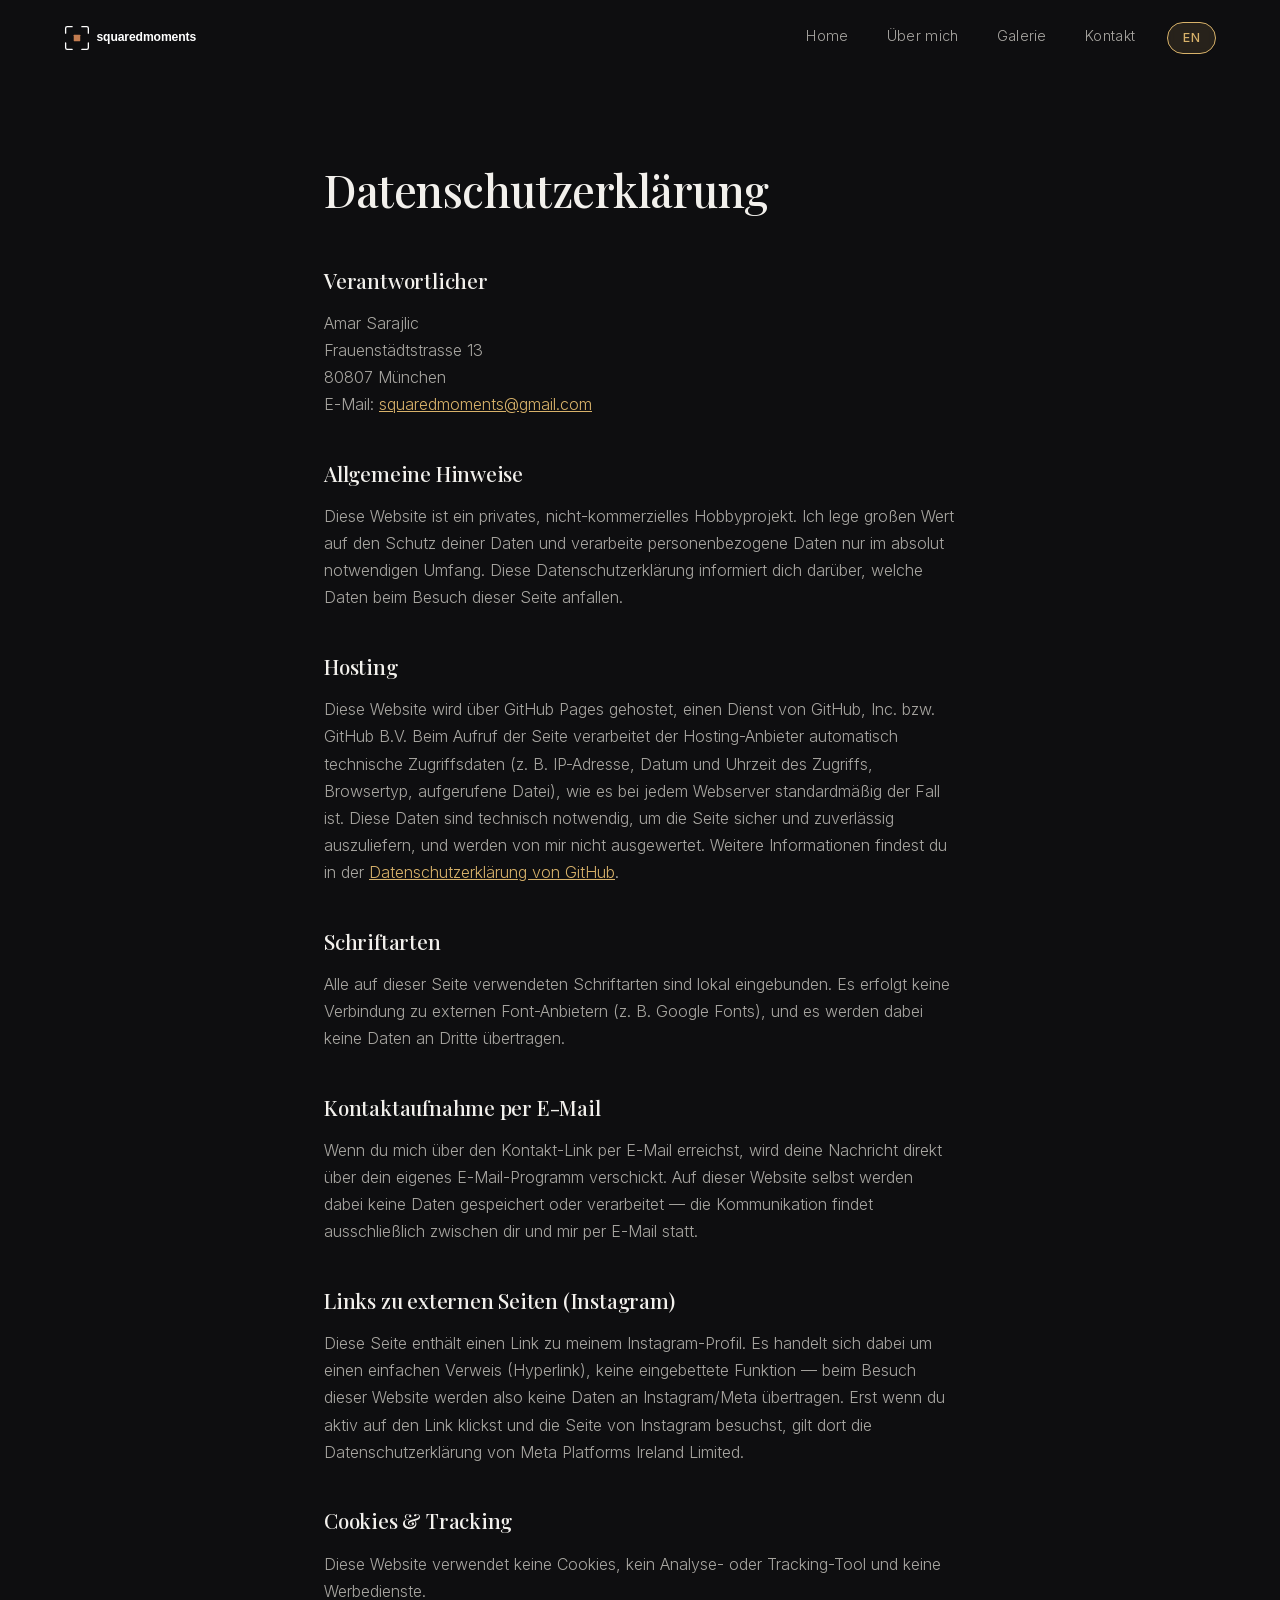
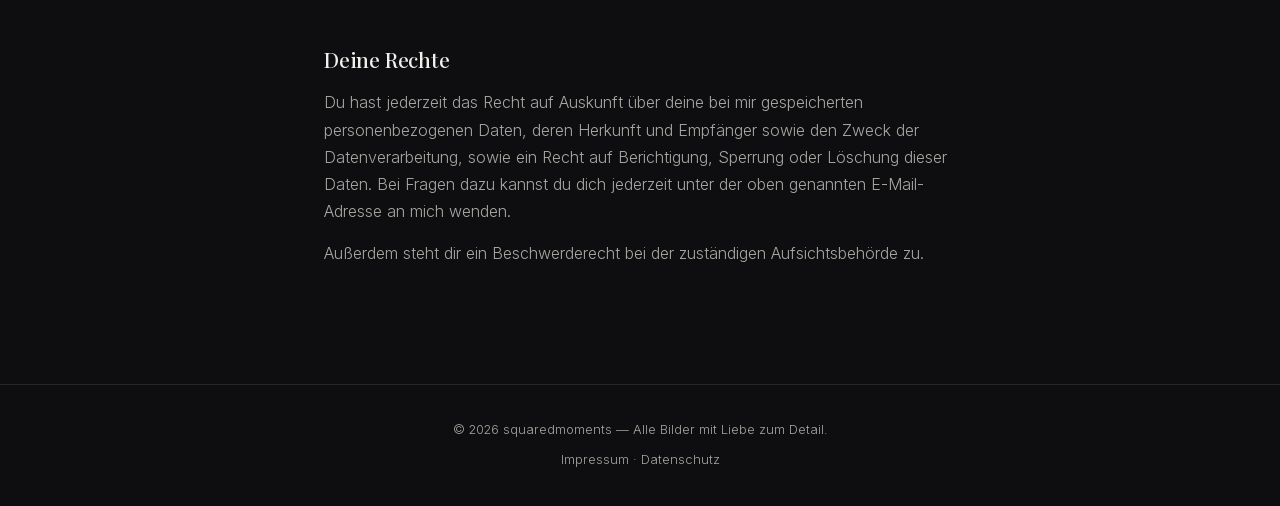
<file: datenschutz.html>
<!DOCTYPE html>
<html lang="de">
<head>
<meta charset="UTF-8">
<meta name="viewport" content="width=device-width, initial-scale=1.0">
<title>Datenschutz — squaredmoments</title>
<meta name="robots" content="noindex">
<link rel="icon" href="logo/favicon.svg" type="image/svg+xml">
<link rel="icon" href="logo/favicon-32.png" sizes="32x32" type="image/png">
<link rel="icon" href="logo/favicon-16.png" sizes="16x16" type="image/png">
<link rel="apple-touch-icon" href="logo/apple-touch-icon-180.png">
<link rel="stylesheet" href="style.css?v=3">
</head>
<body>

<div class="cursor-dot" id="cursorDot"></div>
<div class="cursor-ring" id="cursorRing"><span class="cursor-ring__label" id="cursorLabel"></span></div>

<header class="nav" id="nav">
  <a href="index.html" class="nav__logo"><img src="logo/logo-horizontal-dark-bg.svg" alt="squaredmoments" class="nav__logo-img"></a>
  <div class="nav__right">
    <nav class="nav__links" id="navLinks">
      <a href="index.html#home">Home</a>
      <a href="index.html#about">Über mich</a>
      <a href="index.html#gallery">Galerie</a>
      <a href="index.html#contact">Kontakt</a>
    </nav>
    <a href="en/datenschutz.html" class="nav__lang" aria-label="Switch to English version">EN</a>
    <button class="nav__toggle" id="navToggle" aria-label="Menü öffnen">
      <span></span><span></span><span></span>
    </button>
  </div>
</header>

<main class="legal">
  <h1>Datenschutzerklärung</h1>

  <h2>Verantwortlicher</h2>
  <p>
    Amar Sarajlic<br>
    Frauenstädtstrasse 13<br>
    80807 München<br>
    E-Mail: <a href="mailto:squaredmoments@gmail.com">squaredmoments@gmail.com</a>
  </p>

  <h2>Allgemeine Hinweise</h2>
  <p>
    Diese Website ist ein privates, nicht-kommerzielles Hobbyprojekt. Ich lege
    großen Wert auf den Schutz deiner Daten und verarbeite personenbezogene Daten
    nur im absolut notwendigen Umfang. Diese Datenschutzerklärung informiert dich
    darüber, welche Daten beim Besuch dieser Seite anfallen.
  </p>

  <h2>Hosting</h2>
  <p>
    Diese Website wird über GitHub Pages gehostet, einen Dienst von GitHub, Inc.
    bzw. GitHub B.V. Beim Aufruf der Seite verarbeitet der Hosting-Anbieter
    automatisch technische Zugriffsdaten (z. B. IP-Adresse, Datum und Uhrzeit des
    Zugriffs, Browsertyp, aufgerufene Datei), wie es bei jedem Webserver
    standardmäßig der Fall ist. Diese Daten sind technisch notwendig, um die Seite
    sicher und zuverlässig auszuliefern, und werden von mir nicht ausgewertet.
    Weitere Informationen findest du in der
    <a href="https://docs.github.com/site-policy/privacy-policies/github-privacy-statement" target="_blank" rel="noopener">Datenschutzerklärung von GitHub</a>.
  </p>

  <h2>Schriftarten</h2>
  <p>
    Alle auf dieser Seite verwendeten Schriftarten sind lokal eingebunden. Es
    erfolgt keine Verbindung zu externen Font-Anbietern (z. B. Google Fonts), und
    es werden dabei keine Daten an Dritte übertragen.
  </p>

  <h2>Kontaktaufnahme per E-Mail</h2>
  <p>
    Wenn du mich über den Kontakt-Link per E-Mail erreichst, wird deine Nachricht
    direkt über dein eigenes E-Mail-Programm verschickt. Auf dieser Website selbst
    werden dabei keine Daten gespeichert oder verarbeitet — die Kommunikation
    findet ausschließlich zwischen dir und mir per E-Mail statt.
  </p>

  <h2>Links zu externen Seiten (Instagram)</h2>
  <p>
    Diese Seite enthält einen Link zu meinem Instagram-Profil. Es handelt sich
    dabei um einen einfachen Verweis (Hyperlink), keine eingebettete Funktion —
    beim Besuch dieser Website werden also keine Daten an Instagram/Meta
    übertragen. Erst wenn du aktiv auf den Link klickst und die Seite von
    Instagram besuchst, gilt dort die Datenschutzerklärung von Meta Platforms
    Ireland Limited.
  </p>

  <h2>Cookies &amp; Tracking</h2>
  <p>
    Diese Website verwendet keine Cookies, kein Analyse- oder Tracking-Tool und
    keine Werbedienste.
  </p>

  <h2>Deine Rechte</h2>
  <p>
    Du hast jederzeit das Recht auf Auskunft über deine bei mir gespeicherten
    personenbezogenen Daten, deren Herkunft und Empfänger sowie den Zweck der
    Datenverarbeitung, sowie ein Recht auf Berichtigung, Sperrung oder Löschung
    dieser Daten. Bei Fragen dazu kannst du dich jederzeit unter der oben
    genannten E-Mail-Adresse an mich wenden.
  </p>
  <p>
    Außerdem steht dir ein Beschwerderecht bei der zuständigen
    Aufsichtsbehörde zu.
  </p>
</main>

<footer class="footer">
  <p>&copy; <span id="year"></span> squaredmoments — Alle Bilder mit Liebe zum Detail.</p>
  <p class="footer__legal"><a href="impressum.html">Impressum</a> &middot; <a href="datenschutz.html">Datenschutz</a></p>
</footer>

<script src="script.js?v=3"></script>
</body>
</html>
</file>
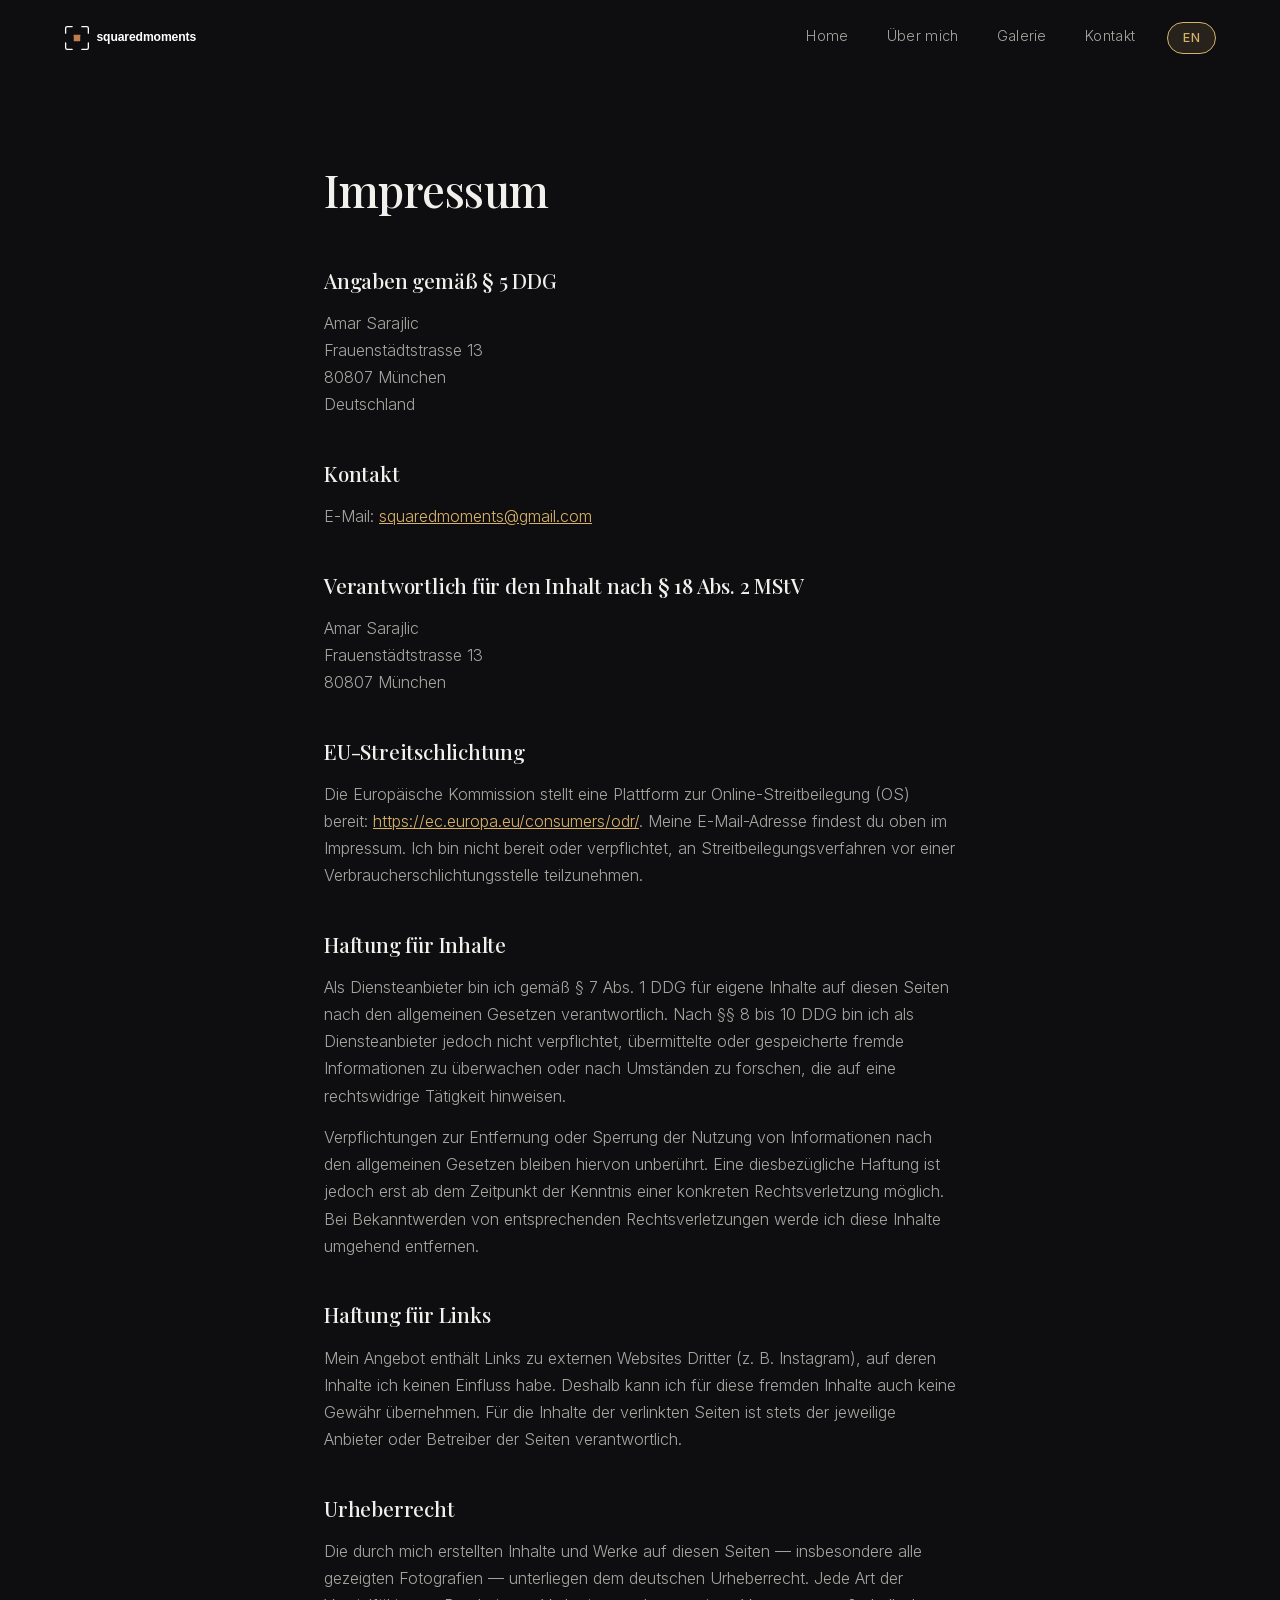
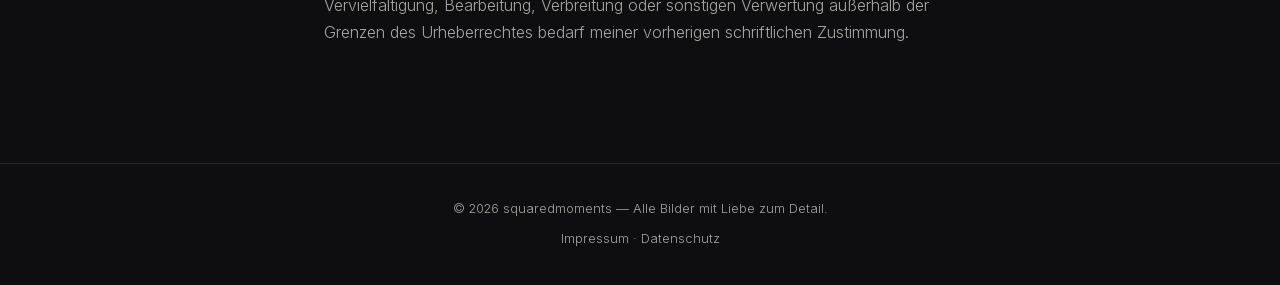
<file: impressum.html>
<!DOCTYPE html>
<html lang="de">
<head>
<meta charset="UTF-8">
<meta name="viewport" content="width=device-width, initial-scale=1.0">
<title>Impressum — squaredmoments</title>
<meta name="robots" content="noindex">
<link rel="icon" href="logo/favicon.svg" type="image/svg+xml">
<link rel="icon" href="logo/favicon-32.png" sizes="32x32" type="image/png">
<link rel="icon" href="logo/favicon-16.png" sizes="16x16" type="image/png">
<link rel="apple-touch-icon" href="logo/apple-touch-icon-180.png">
<link rel="stylesheet" href="style.css?v=3">
</head>
<body>

<div class="cursor-dot" id="cursorDot"></div>
<div class="cursor-ring" id="cursorRing"><span class="cursor-ring__label" id="cursorLabel"></span></div>

<header class="nav" id="nav">
  <a href="index.html" class="nav__logo"><img src="logo/logo-horizontal-dark-bg.svg" alt="squaredmoments" class="nav__logo-img"></a>
  <div class="nav__right">
    <nav class="nav__links" id="navLinks">
      <a href="index.html#home">Home</a>
      <a href="index.html#about">Über mich</a>
      <a href="index.html#gallery">Galerie</a>
      <a href="index.html#contact">Kontakt</a>
    </nav>
    <a href="en/impressum.html" class="nav__lang" aria-label="Switch to English version">EN</a>
    <button class="nav__toggle" id="navToggle" aria-label="Menü öffnen">
      <span></span><span></span><span></span>
    </button>
  </div>
</header>

<main class="legal">
  <h1>Impressum</h1>

  <h2>Angaben gemäß § 5 DDG</h2>
  <p>
    Amar Sarajlic<br>
    Frauenstädtstrasse 13<br>
    80807 München<br>
    Deutschland
  </p>

  <h2>Kontakt</h2>
  <p>E-Mail: <a href="mailto:squaredmoments@gmail.com">squaredmoments@gmail.com</a></p>

  <h2>Verantwortlich für den Inhalt nach § 18 Abs. 2 MStV</h2>
  <p>
    Amar Sarajlic<br>
    Frauenstädtstrasse 13<br>
    80807 München
  </p>

  <h2>EU-Streitschlichtung</h2>
  <p>
    Die Europäische Kommission stellt eine Plattform zur Online-Streitbeilegung (OS)
    bereit: <a href="https://ec.europa.eu/consumers/odr/" target="_blank" rel="noopener">https://ec.europa.eu/consumers/odr/</a>.
    Meine E-Mail-Adresse findest du oben im Impressum. Ich bin nicht bereit oder
    verpflichtet, an Streitbeilegungsverfahren vor einer Verbraucherschlichtungsstelle
    teilzunehmen.
  </p>

  <h2>Haftung für Inhalte</h2>
  <p>
    Als Diensteanbieter bin ich gemäß § 7 Abs. 1 DDG für eigene Inhalte auf diesen
    Seiten nach den allgemeinen Gesetzen verantwortlich. Nach §§ 8 bis 10 DDG bin
    ich als Diensteanbieter jedoch nicht verpflichtet, übermittelte oder gespeicherte
    fremde Informationen zu überwachen oder nach Umständen zu forschen, die auf eine
    rechtswidrige Tätigkeit hinweisen.
  </p>
  <p>
    Verpflichtungen zur Entfernung oder Sperrung der Nutzung von Informationen nach
    den allgemeinen Gesetzen bleiben hiervon unberührt. Eine diesbezügliche Haftung
    ist jedoch erst ab dem Zeitpunkt der Kenntnis einer konkreten Rechtsverletzung
    möglich. Bei Bekanntwerden von entsprechenden Rechtsverletzungen werde ich diese
    Inhalte umgehend entfernen.
  </p>

  <h2>Haftung für Links</h2>
  <p>
    Mein Angebot enthält Links zu externen Websites Dritter (z. B. Instagram), auf
    deren Inhalte ich keinen Einfluss habe. Deshalb kann ich für diese fremden
    Inhalte auch keine Gewähr übernehmen. Für die Inhalte der verlinkten Seiten ist
    stets der jeweilige Anbieter oder Betreiber der Seiten verantwortlich.
  </p>

  <h2>Urheberrecht</h2>
  <p>
    Die durch mich erstellten Inhalte und Werke auf diesen Seiten — insbesondere
    alle gezeigten Fotografien — unterliegen dem deutschen Urheberrecht. Jede Art
    der Vervielfältigung, Bearbeitung, Verbreitung oder sonstigen Verwertung
    außerhalb der Grenzen des Urheberrechtes bedarf meiner vorherigen schriftlichen
    Zustimmung.
  </p>
</main>

<footer class="footer">
  <p>&copy; <span id="year"></span> squaredmoments — Alle Bilder mit Liebe zum Detail.</p>
  <p class="footer__legal"><a href="impressum.html">Impressum</a> &middot; <a href="datenschutz.html">Datenschutz</a></p>
</footer>

<script src="script.js?v=3"></script>
</body>
</html>
</file>
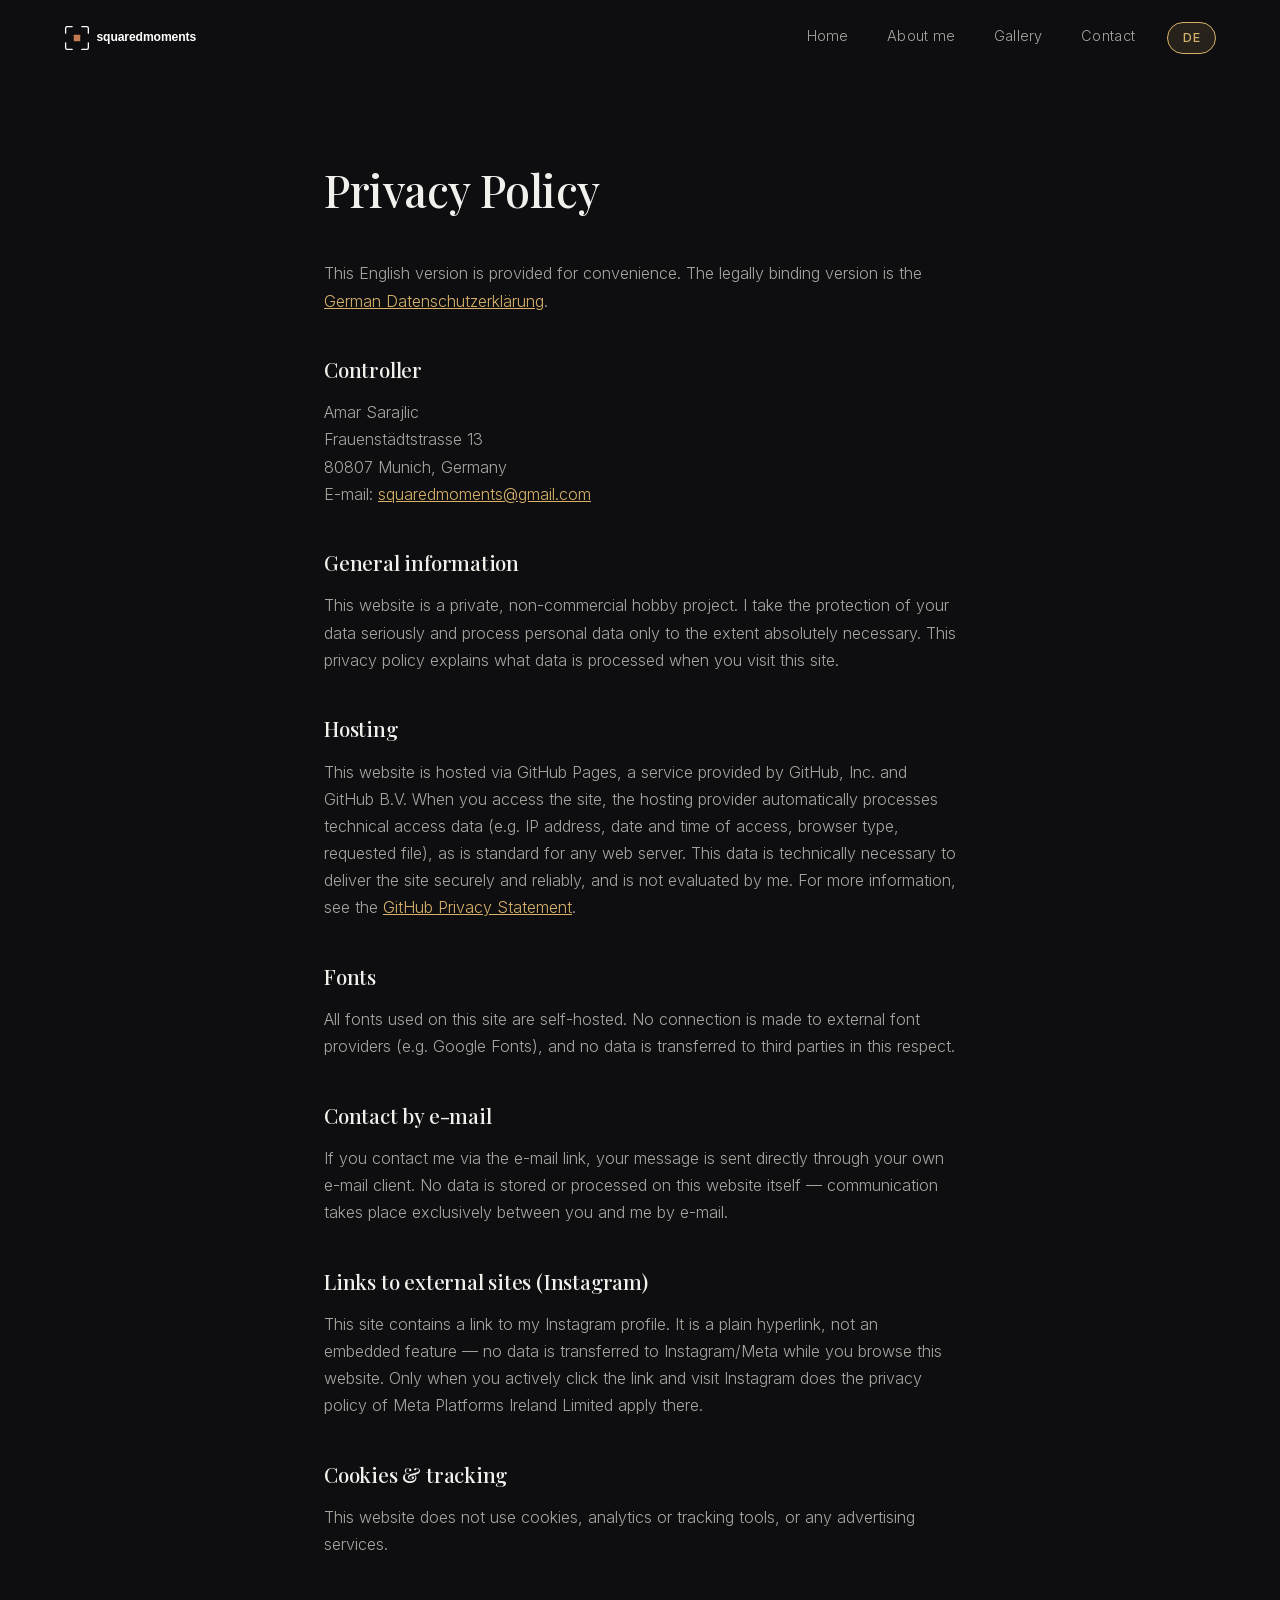
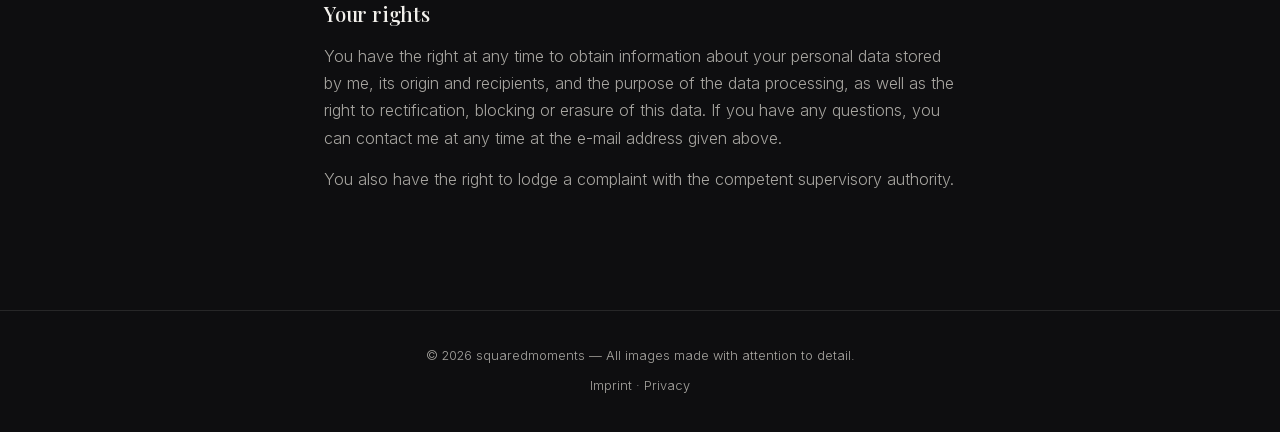
<file: en/datenschutz.html>
<!DOCTYPE html>
<html lang="en">
<head>
<meta charset="UTF-8">
<meta name="viewport" content="width=device-width, initial-scale=1.0">
<title>Privacy Policy — squaredmoments</title>
<meta name="robots" content="noindex">
<link rel="alternate" hreflang="de" href="https://www.squaredmoments.com/datenschutz.html">
<link rel="alternate" hreflang="en" href="https://www.squaredmoments.com/en/datenschutz.html">
<link rel="icon" href="../logo/favicon.svg" type="image/svg+xml">
<link rel="icon" href="../logo/favicon-32.png" sizes="32x32" type="image/png">
<link rel="icon" href="../logo/favicon-16.png" sizes="16x16" type="image/png">
<link rel="apple-touch-icon" href="../logo/apple-touch-icon-180.png">
<link rel="stylesheet" href="../style.css?v=3">
</head>
<body>

<div class="cursor-dot" id="cursorDot"></div>
<div class="cursor-ring" id="cursorRing"><span class="cursor-ring__label" id="cursorLabel"></span></div>

<header class="nav" id="nav">
  <a href="index.html" class="nav__logo"><img src="../logo/logo-horizontal-dark-bg.svg" alt="squaredmoments" class="nav__logo-img"></a>
  <div class="nav__right">
    <nav class="nav__links" id="navLinks">
      <a href="index.html#home">Home</a>
      <a href="index.html#about">About me</a>
      <a href="index.html#gallery">Gallery</a>
      <a href="index.html#contact">Contact</a>
    </nav>
    <a href="../datenschutz.html" class="nav__lang" aria-label="Zur deutschen Version wechseln">DE</a>
    <button class="nav__toggle" id="navToggle" aria-label="Open menu">
      <span></span><span></span><span></span>
    </button>
  </div>
</header>

<main class="legal">
  <h1>Privacy Policy</h1>

  <p>
    This English version is provided for convenience. The legally binding
    version is the <a href="../datenschutz.html">German Datenschutzerklärung</a>.
  </p>

  <h2>Controller</h2>
  <p>
    Amar Sarajlic<br>
    Frauenstädtstrasse 13<br>
    80807 Munich, Germany<br>
    E-mail: <a href="mailto:squaredmoments@gmail.com">squaredmoments@gmail.com</a>
  </p>

  <h2>General information</h2>
  <p>
    This website is a private, non-commercial hobby project. I take the
    protection of your data seriously and process personal data only to the
    extent absolutely necessary. This privacy policy explains what data is
    processed when you visit this site.
  </p>

  <h2>Hosting</h2>
  <p>
    This website is hosted via GitHub Pages, a service provided by GitHub,
    Inc. and GitHub B.V. When you access the site, the hosting provider
    automatically processes technical access data (e.g. IP address, date and
    time of access, browser type, requested file), as is standard for any web
    server. This data is technically necessary to deliver the site securely
    and reliably, and is not evaluated by me. For more information, see the
    <a href="https://docs.github.com/site-policy/privacy-policies/github-privacy-statement" target="_blank" rel="noopener">GitHub Privacy Statement</a>.
  </p>

  <h2>Fonts</h2>
  <p>
    All fonts used on this site are self-hosted. No connection is made to
    external font providers (e.g. Google Fonts), and no data is transferred
    to third parties in this respect.
  </p>

  <h2>Contact by e-mail</h2>
  <p>
    If you contact me via the e-mail link, your message is sent directly
    through your own e-mail client. No data is stored or processed on this
    website itself — communication takes place exclusively between you and me
    by e-mail.
  </p>

  <h2>Links to external sites (Instagram)</h2>
  <p>
    This site contains a link to my Instagram profile. It is a plain
    hyperlink, not an embedded feature — no data is transferred to
    Instagram/Meta while you browse this website. Only when you actively
    click the link and visit Instagram does the privacy policy of Meta
    Platforms Ireland Limited apply there.
  </p>

  <h2>Cookies &amp; tracking</h2>
  <p>
    This website does not use cookies, analytics or tracking tools, or any
    advertising services.
  </p>

  <h2>Your rights</h2>
  <p>
    You have the right at any time to obtain information about your personal
    data stored by me, its origin and recipients, and the purpose of the data
    processing, as well as the right to rectification, blocking or erasure of
    this data. If you have any questions, you can contact me at any time at
    the e-mail address given above.
  </p>
  <p>
    You also have the right to lodge a complaint with the competent
    supervisory authority.
  </p>
</main>

<footer class="footer">
  <p>&copy; <span id="year"></span> squaredmoments — All images made with attention to detail.</p>
  <p class="footer__legal"><a href="impressum.html">Imprint</a> &middot; <a href="datenschutz.html">Privacy</a></p>
</footer>

<script src="../script.js?v=3"></script>
</body>
</html>
</file>
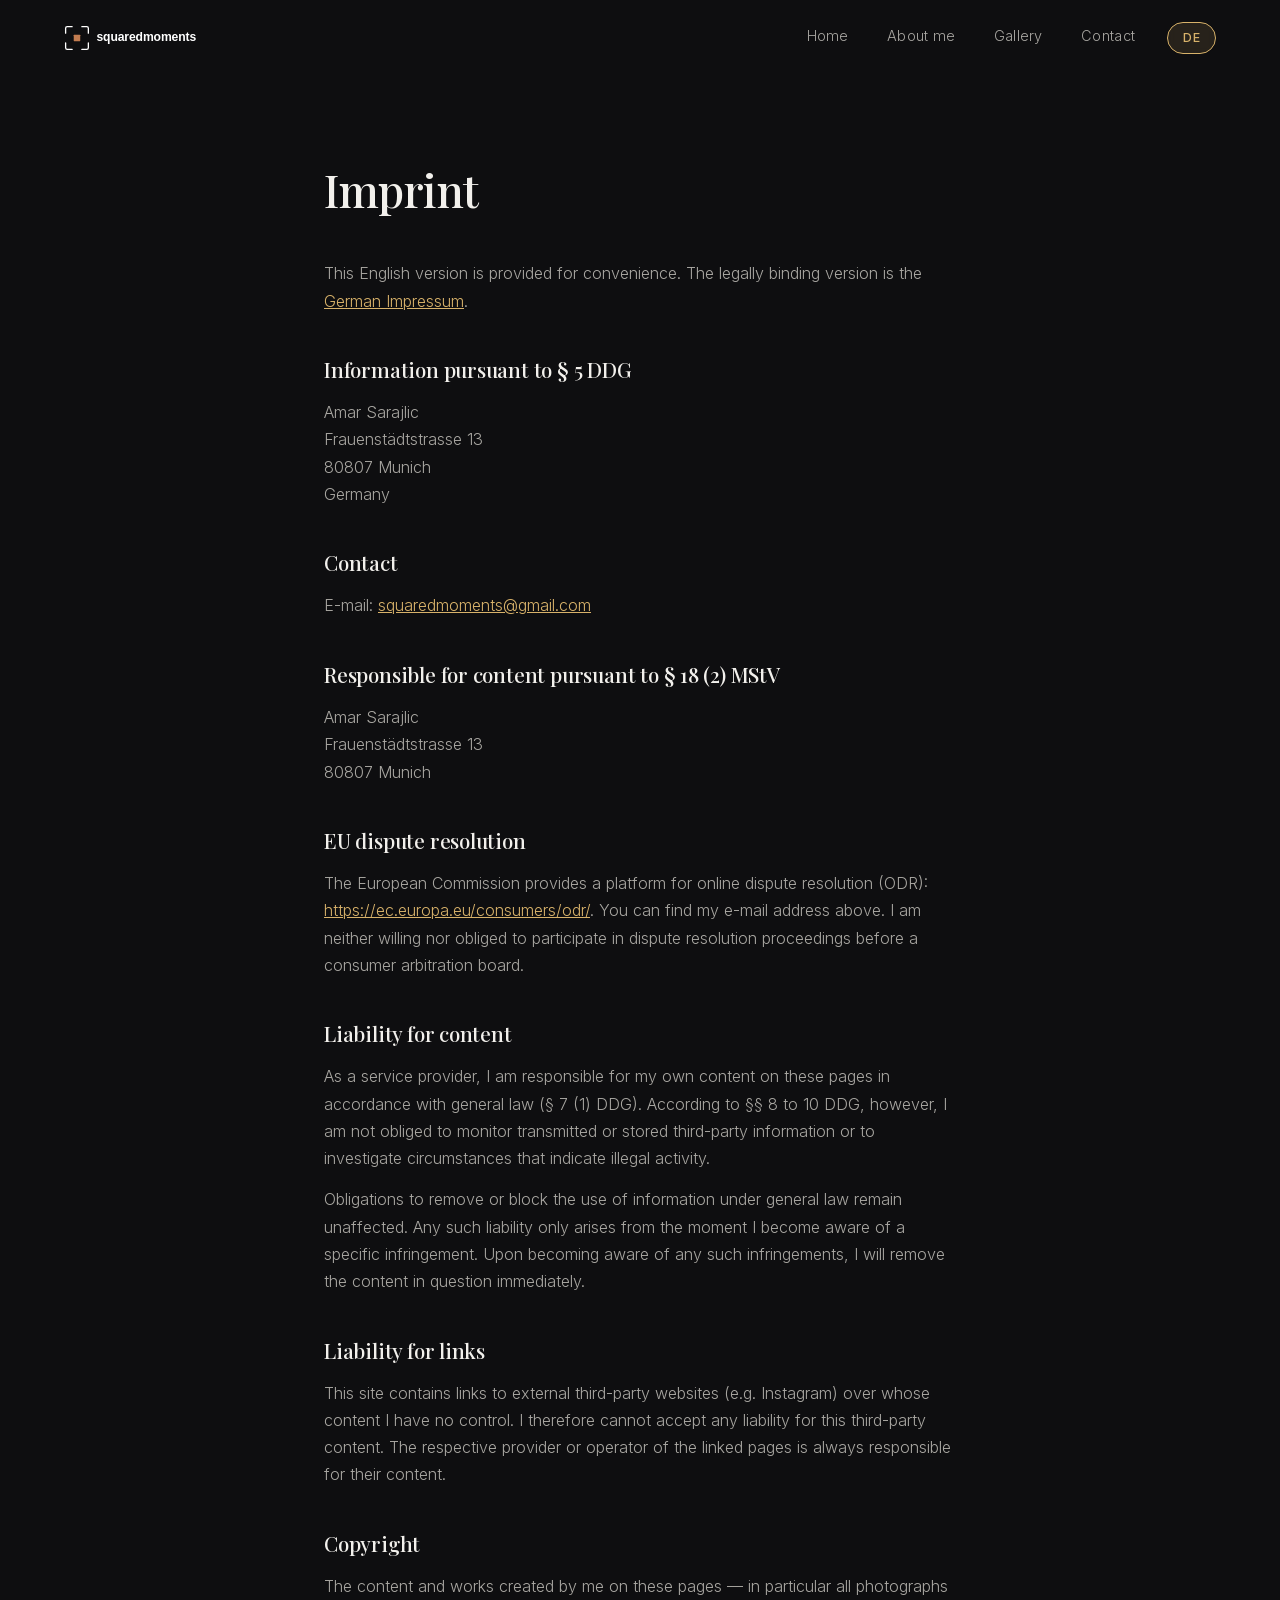
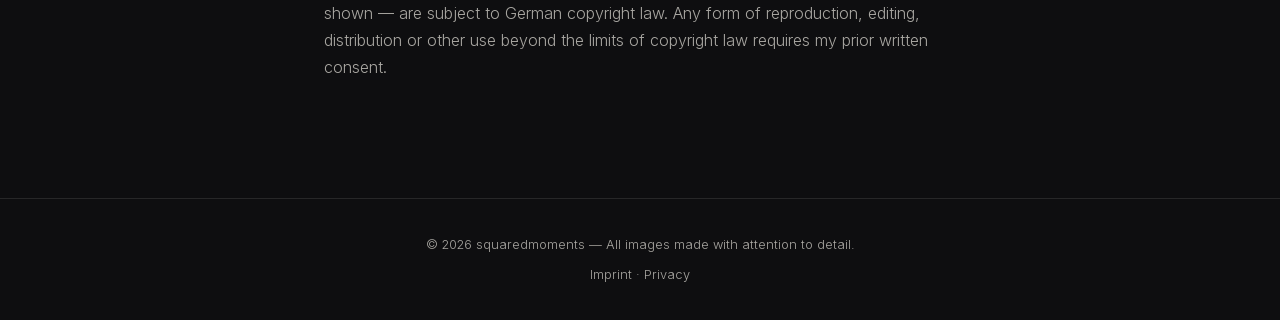
<file: en/impressum.html>
<!DOCTYPE html>
<html lang="en">
<head>
<meta charset="UTF-8">
<meta name="viewport" content="width=device-width, initial-scale=1.0">
<title>Imprint — squaredmoments</title>
<meta name="robots" content="noindex">
<link rel="alternate" hreflang="de" href="https://www.squaredmoments.com/impressum.html">
<link rel="alternate" hreflang="en" href="https://www.squaredmoments.com/en/impressum.html">
<link rel="icon" href="../logo/favicon.svg" type="image/svg+xml">
<link rel="icon" href="../logo/favicon-32.png" sizes="32x32" type="image/png">
<link rel="icon" href="../logo/favicon-16.png" sizes="16x16" type="image/png">
<link rel="apple-touch-icon" href="../logo/apple-touch-icon-180.png">
<link rel="stylesheet" href="../style.css?v=3">
</head>
<body>

<div class="cursor-dot" id="cursorDot"></div>
<div class="cursor-ring" id="cursorRing"><span class="cursor-ring__label" id="cursorLabel"></span></div>

<header class="nav" id="nav">
  <a href="index.html" class="nav__logo"><img src="../logo/logo-horizontal-dark-bg.svg" alt="squaredmoments" class="nav__logo-img"></a>
  <div class="nav__right">
    <nav class="nav__links" id="navLinks">
      <a href="index.html#home">Home</a>
      <a href="index.html#about">About me</a>
      <a href="index.html#gallery">Gallery</a>
      <a href="index.html#contact">Contact</a>
    </nav>
    <a href="../impressum.html" class="nav__lang" aria-label="Zur deutschen Version wechseln">DE</a>
    <button class="nav__toggle" id="navToggle" aria-label="Open menu">
      <span></span><span></span><span></span>
    </button>
  </div>
</header>

<main class="legal">
  <h1>Imprint</h1>

  <p>
    This English version is provided for convenience. The legally binding
    version is the <a href="../impressum.html">German Impressum</a>.
  </p>

  <h2>Information pursuant to § 5 DDG</h2>
  <p>
    Amar Sarajlic<br>
    Frauenstädtstrasse 13<br>
    80807 Munich<br>
    Germany
  </p>

  <h2>Contact</h2>
  <p>E-mail: <a href="mailto:squaredmoments@gmail.com">squaredmoments@gmail.com</a></p>

  <h2>Responsible for content pursuant to § 18 (2) MStV</h2>
  <p>
    Amar Sarajlic<br>
    Frauenstädtstrasse 13<br>
    80807 Munich
  </p>

  <h2>EU dispute resolution</h2>
  <p>
    The European Commission provides a platform for online dispute resolution
    (ODR): <a href="https://ec.europa.eu/consumers/odr/" target="_blank" rel="noopener">https://ec.europa.eu/consumers/odr/</a>.
    You can find my e-mail address above. I am neither willing nor obliged to
    participate in dispute resolution proceedings before a consumer
    arbitration board.
  </p>

  <h2>Liability for content</h2>
  <p>
    As a service provider, I am responsible for my own content on these pages
    in accordance with general law (§ 7 (1) DDG). According to §§ 8 to 10
    DDG, however, I am not obliged to monitor transmitted or stored
    third-party information or to investigate circumstances that indicate
    illegal activity.
  </p>
  <p>
    Obligations to remove or block the use of information under general law
    remain unaffected. Any such liability only arises from the moment I
    become aware of a specific infringement. Upon becoming aware of any such
    infringements, I will remove the content in question immediately.
  </p>

  <h2>Liability for links</h2>
  <p>
    This site contains links to external third-party websites (e.g.
    Instagram) over whose content I have no control. I therefore cannot
    accept any liability for this third-party content. The respective
    provider or operator of the linked pages is always responsible for their
    content.
  </p>

  <h2>Copyright</h2>
  <p>
    The content and works created by me on these pages — in particular all
    photographs shown — are subject to German copyright law. Any form of
    reproduction, editing, distribution or other use beyond the limits of
    copyright law requires my prior written consent.
  </p>
</main>

<footer class="footer">
  <p>&copy; <span id="year"></span> squaredmoments — All images made with attention to detail.</p>
  <p class="footer__legal"><a href="impressum.html">Imprint</a> &middot; <a href="datenschutz.html">Privacy</a></p>
</footer>

<script src="../script.js?v=3"></script>
</body>
</html>
</file>
<file: style.css>
@font-face {
  font-family: 'Inter';
  font-style: normal;
  font-weight: 300;
  font-display: swap;
  src: url('fonts/inter-300.woff2') format('woff2');
}
@font-face {
  font-family: 'Inter';
  font-style: normal;
  font-weight: 400;
  font-display: swap;
  src: url('fonts/inter-400.woff2') format('woff2');
}
@font-face {
  font-family: 'Inter';
  font-style: normal;
  font-weight: 500;
  font-display: swap;
  src: url('fonts/inter-500.woff2') format('woff2');
}
@font-face {
  font-family: 'Inter';
  font-style: normal;
  font-weight: 600;
  font-display: swap;
  src: url('fonts/inter-600.woff2') format('woff2');
}
@font-face {
  font-family: 'Playfair Display';
  font-style: normal;
  font-weight: 400;
  font-display: swap;
  src: url('fonts/playfair-400.woff2') format('woff2');
}
@font-face {
  font-family: 'Playfair Display';
  font-style: normal;
  font-weight: 500;
  font-display: swap;
  src: url('fonts/playfair-500.woff2') format('woff2');
}
@font-face {
  font-family: 'Playfair Display';
  font-style: normal;
  font-weight: 600;
  font-display: swap;
  src: url('fonts/playfair-600.woff2') format('woff2');
}
@font-face {
  font-family: 'Playfair Display';
  font-style: italic;
  font-weight: 400;
  font-display: swap;
  src: url('fonts/playfair-400-italic.woff2') format('woff2');
}

:root {
  --bg: #0e0e10;
  --bg-alt: #151517;
  --text: #f2f0ec;
  --text-dim: #a8a6a1;
  --accent: #d8b26a;
  --line: rgba(255,255,255,0.1);
  --font-serif: 'Playfair Display', serif;
  --font-sans: 'Inter', sans-serif;
  --nav-h: 76px;
}

* { margin: 0; padding: 0; box-sizing: border-box; }

html { scroll-behavior: smooth; }

body {
  background: var(--bg);
  color: var(--text);
  font-family: var(--font-sans);
  font-weight: 300;
  line-height: 1.6;
  overflow-x: hidden;
}

img { display: block; max-width: 100%; }

a { color: inherit; text-decoration: none; }

h1, h2 { font-family: var(--font-serif); font-weight: 500; letter-spacing: -0.01em; }

.section-eyebrow {
  font-size: 0.78rem;
  letter-spacing: 0.22em;
  text-transform: uppercase;
  color: var(--accent);
  margin-bottom: 0.9rem;
}

.btn {
  display: inline-block;
  padding: 0.95rem 2.2rem;
  background: var(--accent);
  color: #16140f;
  font-size: 0.9rem;
  letter-spacing: 0.04em;
  border-radius: 2px;
  transition: transform 0.35s ease, box-shadow 0.35s ease;
}
.btn:hover { transform: translateY(-3px); box-shadow: 0 12px 30px -10px rgba(216,178,106,0.55); }

.btn--outline {
  background: transparent;
  color: var(--text);
  border: 1px solid var(--line);
}
.btn--outline:hover { border-color: var(--accent); box-shadow: none; color: var(--accent); }

/* NAV */
.nav {
  position: fixed;
  top: 0; left: 0; right: 0;
  height: var(--nav-h);
  display: flex;
  align-items: center;
  justify-content: space-between;
  padding: 0 5vw;
  z-index: 100;
  transition: background 0.4s ease, box-shadow 0.4s ease, height 0.4s ease;
}
.nav.scrolled {
  background: rgba(14,14,16,0.85);
  backdrop-filter: blur(10px);
  box-shadow: 0 1px 0 var(--line);
  height: 64px;
}
.nav__logo {
  display: flex;
  align-items: center;
}
.nav__logo-img {
  height: 26px;
  width: auto;
  display: block;
}

.nav__links {
  display: flex;
  gap: 2.4rem;
  font-size: 0.9rem;
  letter-spacing: 0.02em;
}
.nav__links a {
  position: relative;
  padding-bottom: 4px;
  color: var(--text-dim);
  transition: color 0.3s ease;
}
.nav__links a::after {
  content: '';
  position: absolute;
  left: 0; bottom: 0;
  width: 0; height: 1px;
  background: var(--accent);
  transition: width 0.3s ease;
}
.nav__links a:hover { color: var(--text); }
.nav__links a:hover::after { width: 100%; }

.nav__right {
  display: flex;
  align-items: center;
  flex-wrap: nowrap;
  gap: clamp(1.2rem, 2.5vw, 2.4rem);
}
.nav__lang {
  flex-shrink: 0;
  white-space: nowrap;
  border: 1px solid var(--accent);
  border-radius: 20px;
  padding: 0.32rem 0.9rem 0.36rem;
  font-size: 0.78rem;
  font-weight: 500;
  letter-spacing: 0.08em;
  color: var(--accent);
  background: rgba(216, 178, 106, 0.12);
  backdrop-filter: blur(4px);
  transition: color 0.3s ease, background-color 0.3s ease;
}
.nav__lang:hover {
  background: var(--accent);
  color: #16140f;
}

.nav__toggle {
  display: none;
  flex-direction: column;
  justify-content: center;
  gap: 5px;
  width: 32px; height: 32px;
  background: none; border: none;
  cursor: pointer;
  z-index: 110;
}
.nav__toggle span {
  height: 1px;
  background: var(--text);
  width: 100%;
  transition: transform 0.3s ease, opacity 0.3s ease;
}
.nav__toggle.open span:nth-child(1) { transform: translateY(6px) rotate(45deg); }
.nav__toggle.open span:nth-child(2) { opacity: 0; }
.nav__toggle.open span:nth-child(3) { transform: translateY(-6px) rotate(-45deg); }

/* HERO */
.hero {
  position: relative;
  height: 100svh;
  display: flex;
  align-items: flex-end;
  overflow: hidden;
}
.hero__bg {
  position: absolute; inset: 0;
}
.hero__bg img {
  width: 100%; height: 100%;
  object-fit: cover;
  transform: scale(1.08);
  animation: heroZoom 18s ease-in-out infinite alternate;
}
@keyframes heroZoom {
  from { transform: scale(1.08); }
  to { transform: scale(1); }
}
.hero__overlay {
  position: absolute; inset: 0;
  background: linear-gradient(180deg, rgba(10,10,10,0.35) 0%, rgba(10,10,10,0.35) 40%, rgba(10,10,10,0.92) 100%);
}
.hero__content {
  position: relative;
  padding: 0 5vw 9rem;
  max-width: 900px;
}
.hero__eyebrow {
  font-size: 0.8rem;
  letter-spacing: 0.25em;
  text-transform: uppercase;
  color: var(--accent);
  margin-bottom: 1.2rem;
  opacity: 0;
  animation: fadeUp 1s ease 0.2s forwards;
}
.hero__title {
  font-size: clamp(2.6rem, 6vw, 5rem);
  line-height: 1.08;
  margin-bottom: 1.4rem;
  opacity: 0;
  animation: fadeUp 1s ease 0.4s forwards;
}
.hero__subtitle {
  color: var(--text-dim);
  font-size: clamp(1rem, 1.6vw, 1.2rem);
  max-width: 520px;
  margin-bottom: 2.2rem;
  opacity: 0;
  animation: fadeUp 1s ease 0.6s forwards;
}
.hero__content .btn {
  opacity: 0;
  animation: fadeUp 1s ease 0.8s forwards;
}
@keyframes fadeUp {
  from { opacity: 0; transform: translateY(24px); }
  to { opacity: 1; transform: translateY(0); }
}

.hero__scroll {
  position: absolute;
  bottom: 2.4rem; left: 50%;
  transform: translateX(-50%);
  width: 26px; height: 42px;
  border: 1px solid rgba(255,255,255,0.5);
  border-radius: 20px;
  display: flex;
  justify-content: center;
  padding-top: 8px;
}
.hero__scroll span {
  width: 4px; height: 8px;
  background: var(--accent);
  border-radius: 2px;
  animation: scrollDot 1.8s ease infinite;
}
@keyframes scrollDot {
  0% { transform: translateY(0); opacity: 1; }
  70% { transform: translateY(12px); opacity: 0; }
  100% { opacity: 0; }
}

/* ABOUT */
.about {
  display: grid;
  grid-template-columns: 0.9fr 1.1fr;
  gap: clamp(2rem, 6vw, 6rem);
  align-items: center;
  padding: clamp(5rem, 10vw, 8rem) 5vw;
  background: var(--bg);
}
.about__image {
  aspect-ratio: 4/5;
  overflow: hidden;
  border-radius: 4px;
}
.about__image img {
  width: 100%; height: 100%; object-fit: cover;
  filter: grayscale(0.15);
}
.about__text h2 { font-size: clamp(2rem, 3.5vw, 2.8rem); margin-bottom: 1.4rem; }
.about__text p { color: var(--text-dim); margin-bottom: 1.1rem; max-width: 52ch; }
.about__stats {
  display: flex;
  gap: 2.6rem;
  margin-top: 2.2rem;
  list-style: none;
}
.about__stats li { display: flex; flex-direction: column; }
.about__stats strong { font-family: var(--font-serif); font-size: 2rem; color: var(--accent); }
.about__stats span { font-size: 0.8rem; color: var(--text-dim); letter-spacing: 0.03em; }

/* GALLERY */
.gallery {
  padding: clamp(4rem, 8vw, 7rem) 5vw clamp(5rem, 8vw, 8rem);
  background: var(--bg-alt);
}
.gallery--soon {
  display: flex;
  align-items: center;
  justify-content: center;
  min-height: 40vh;
}
.gallery--soon .section-header { margin-bottom: 0; }
.section-header { text-align: center; margin-bottom: 2.6rem; }
.section-header h2 { font-size: clamp(2rem, 3.5vw, 2.8rem); }

.filters {
  display: flex;
  justify-content: center;
  flex-wrap: wrap;
  gap: 0.7rem;
  margin-bottom: 3rem;
}
.filter {
  background: transparent;
  border: 1px solid var(--line);
  color: var(--text-dim);
  padding: 0.55rem 1.3rem;
  border-radius: 30px;
  font-family: var(--font-sans);
  font-size: 0.85rem;
  cursor: pointer;
  transition: all 0.3s ease;
}
.filter:hover { color: var(--text); border-color: var(--accent); }
.filter.active { background: var(--accent); color: #16140f; border-color: var(--accent); }

.grid {
  column-count: 3;
  column-gap: 1.1rem;
  max-width: 1300px;
  margin: 0 auto;
}
.grid__item {
  position: relative;
  display: block;
  width: 100%;
  margin: 0 0 1.1rem;
  break-inside: avoid;
  overflow: hidden;
  border-radius: 4px;
  cursor: pointer;
}
.grid__item img {
  width: 100%; height: auto; display: block;
  transition: transform 0.6s ease, filter 0.6s ease;
  filter: saturate(0.9);
}
.grid__item:hover img { transform: scale(1.05); filter: saturate(1.1); }

.grid__item figcaption {
  position: absolute;
  left: 0; right: 0; bottom: 0;
  padding: 1.4rem 1.1rem 1.1rem;
  background: linear-gradient(0deg, rgba(0,0,0,0.8), transparent);
  font-size: 0.85rem;
  letter-spacing: 0.02em;
  opacity: 0;
  transform: translateY(8px);
  transition: all 0.4s ease;
}
.grid__item:hover figcaption { opacity: 1; transform: translateY(0); }

.grid__item.hide { display: none; }

/* CONTACT */
.contact {
  padding: clamp(5rem, 10vw, 9rem) 5vw;
  background: var(--bg);
  text-align: center;
}
.contact__inner { max-width: 640px; margin: 0 auto; }
.contact h2 { font-size: clamp(2rem, 4vw, 3rem); margin-bottom: 1.2rem; }
.contact__text { color: var(--text-dim); margin-bottom: 2.2rem; }
.socials {
  display: flex;
  justify-content: center;
  gap: 2rem;
  margin-top: 2.6rem;
  font-size: 0.85rem;
  letter-spacing: 0.05em;
}
.socials a { color: var(--text-dim); position: relative; padding-bottom: 3px; }
.socials a::after {
  content: '';
  position: absolute; left: 0; bottom: 0;
  width: 0; height: 1px;
  background: var(--accent);
  transition: width 0.3s ease;
}
.socials a:hover { color: var(--text); }
.socials a:hover::after { width: 100%; }

/* FOOTER */
.footer {
  padding: 2.2rem 5vw;
  text-align: center;
  color: var(--text-dim);
  font-size: 0.8rem;
  border-top: 1px solid var(--line);
  background: var(--bg);
}
.footer__legal { margin-top: 0.6rem; }
.footer__legal a { color: var(--text-dim); }
.footer__legal a:hover { color: var(--accent); }

/* LEGAL PAGES */
.legal {
  max-width: 760px;
  margin: 0 auto;
  padding: clamp(8rem, 12vw, 10rem) 5vw clamp(5rem, 8vw, 7rem);
  color: var(--text-dim);
}
.legal h1 {
  font-family: var(--font-serif);
  font-size: clamp(2rem, 4vw, 2.8rem);
  color: var(--text);
  margin-bottom: 2.2rem;
}
.legal h2 {
  font-family: var(--font-serif);
  font-size: 1.3rem;
  color: var(--text);
  margin: 2.4rem 0 0.8rem;
}
.legal p, .legal li { margin-bottom: 0.9rem; line-height: 1.7; }
.legal a { color: var(--accent); text-decoration: underline; }
.legal ul { padding-left: 1.2rem; }

/* LIGHTBOX */
.lightbox {
  position: fixed; inset: 0;
  background: rgba(8,8,9,0.96);
  display: flex;
  flex-direction: column;
  align-items: center;
  justify-content: center;
  z-index: 200;
  opacity: 0;
  visibility: hidden;
  transition: opacity 0.35s ease;
  padding: 4rem 2rem;
}
.lightbox.open { opacity: 1; visibility: visible; }
.lightbox img {
  max-width: 90vw;
  max-height: 78vh;
  object-fit: contain;
  border-radius: 2px;
  box-shadow: 0 30px 80px rgba(0,0,0,0.6);
}
.lightbox__caption {
  margin-top: 1.2rem;
  color: var(--text-dim);
  font-size: 0.9rem;
  letter-spacing: 0.03em;
}
.lightbox__close {
  position: absolute; top: 1.6rem; right: 1.8rem;
  background: none; border: none;
  color: var(--text);
  font-size: 2.2rem;
  line-height: 1;
  cursor: pointer;
}
.lightbox__nav {
  position: absolute; top: 50%; transform: translateY(-50%);
  background: none; border: none;
  color: var(--text);
  font-size: 3rem;
  cursor: pointer;
  padding: 0.5rem 1rem;
  opacity: 0.7;
  transition: opacity 0.3s ease;
}
.lightbox__nav:hover { opacity: 1; }
.lightbox__prev { left: 0.5rem; }
.lightbox__next { right: 0.5rem; }

/* SCROLL REVEAL */
.reveal {
  opacity: 0;
  transform: translateY(28px);
  transition: opacity 0.8s ease, transform 0.8s ease;
}
.reveal.in-view {
  opacity: 1;
  transform: translateY(0);
}

/* CUSTOM CURSOR */
.cursor-dot, .cursor-ring {
  position: fixed;
  top: 0; left: 0;
  border-radius: 50%;
  pointer-events: none;
  z-index: 10000;
  transform: translate(-50%, -50%);
  opacity: 0;
  will-change: transform;
}
.cursor-dot {
  width: 7px; height: 7px;
  background: var(--accent);
  transition: opacity 0.25s ease, transform 0.15s ease;
}
.cursor-ring {
  width: 42px; height: 42px;
  border: 1.5px solid var(--accent);
  display: flex;
  align-items: center;
  justify-content: center;
  transition: width 0.35s cubic-bezier(.16,1,.3,1), height 0.35s cubic-bezier(.16,1,.3,1),
              background-color 0.35s ease, border-color 0.35s ease, opacity 0.25s ease;
}
.cursor-dot.is-visible, .cursor-ring.is-visible { opacity: 1; }
.cursor-ring.is-hover {
  width: 88px; height: 88px;
  background: var(--accent);
}
.cursor-ring.is-hover ~ .cursor-dot,
.cursor-dot.is-hidden { opacity: 0; }
.cursor-ring.is-pressed { width: 36px; height: 36px; }
.cursor-ring__label {
  opacity: 0;
  font-size: 0.72rem;
  font-weight: 500;
  letter-spacing: 0.03em;
  color: #16140f;
  white-space: nowrap;
  transition: opacity 0.2s ease 0.1s;
}
.cursor-ring.is-hover .cursor-ring__label { opacity: 1; }

@media (pointer: coarse) {
  .cursor-dot, .cursor-ring { display: none; }
}

body.custom-cursor-active, body.custom-cursor-active a, body.custom-cursor-active button {
  cursor: none;
}

/* RESPONSIVE */
@media (max-width: 980px) {
  .about { grid-template-columns: 1fr; }
  .about__image { max-width: 460px; margin: 0 auto; }
  .grid { column-count: 2; }
}

@media (max-width: 720px) {
  .cursor-dot, .cursor-ring { display: none; }

  .nav__links {
    position: fixed;
    top: 0; right: 0;
    height: 100svh;
    width: min(78vw, 340px);
    background: var(--bg-alt);
    flex-direction: column;
    justify-content: center;
    align-items: flex-start;
    gap: 2rem;
    padding: 2rem 2.6rem;
    transform: translateX(100%);
    transition: transform 0.4s ease;
    box-shadow: -10px 0 40px rgba(0,0,0,0.4);
  }
  .nav__links.open { transform: translateX(0); }
  .nav__links a { font-size: 1.1rem; }
  .nav__toggle { display: flex; }

  .hero__content { padding-bottom: 6rem; }

  .grid { column-count: 1; }

  .about__stats { flex-wrap: wrap; row-gap: 1.4rem; }

  .lightbox__nav { font-size: 2.2rem; }
}
</file>
